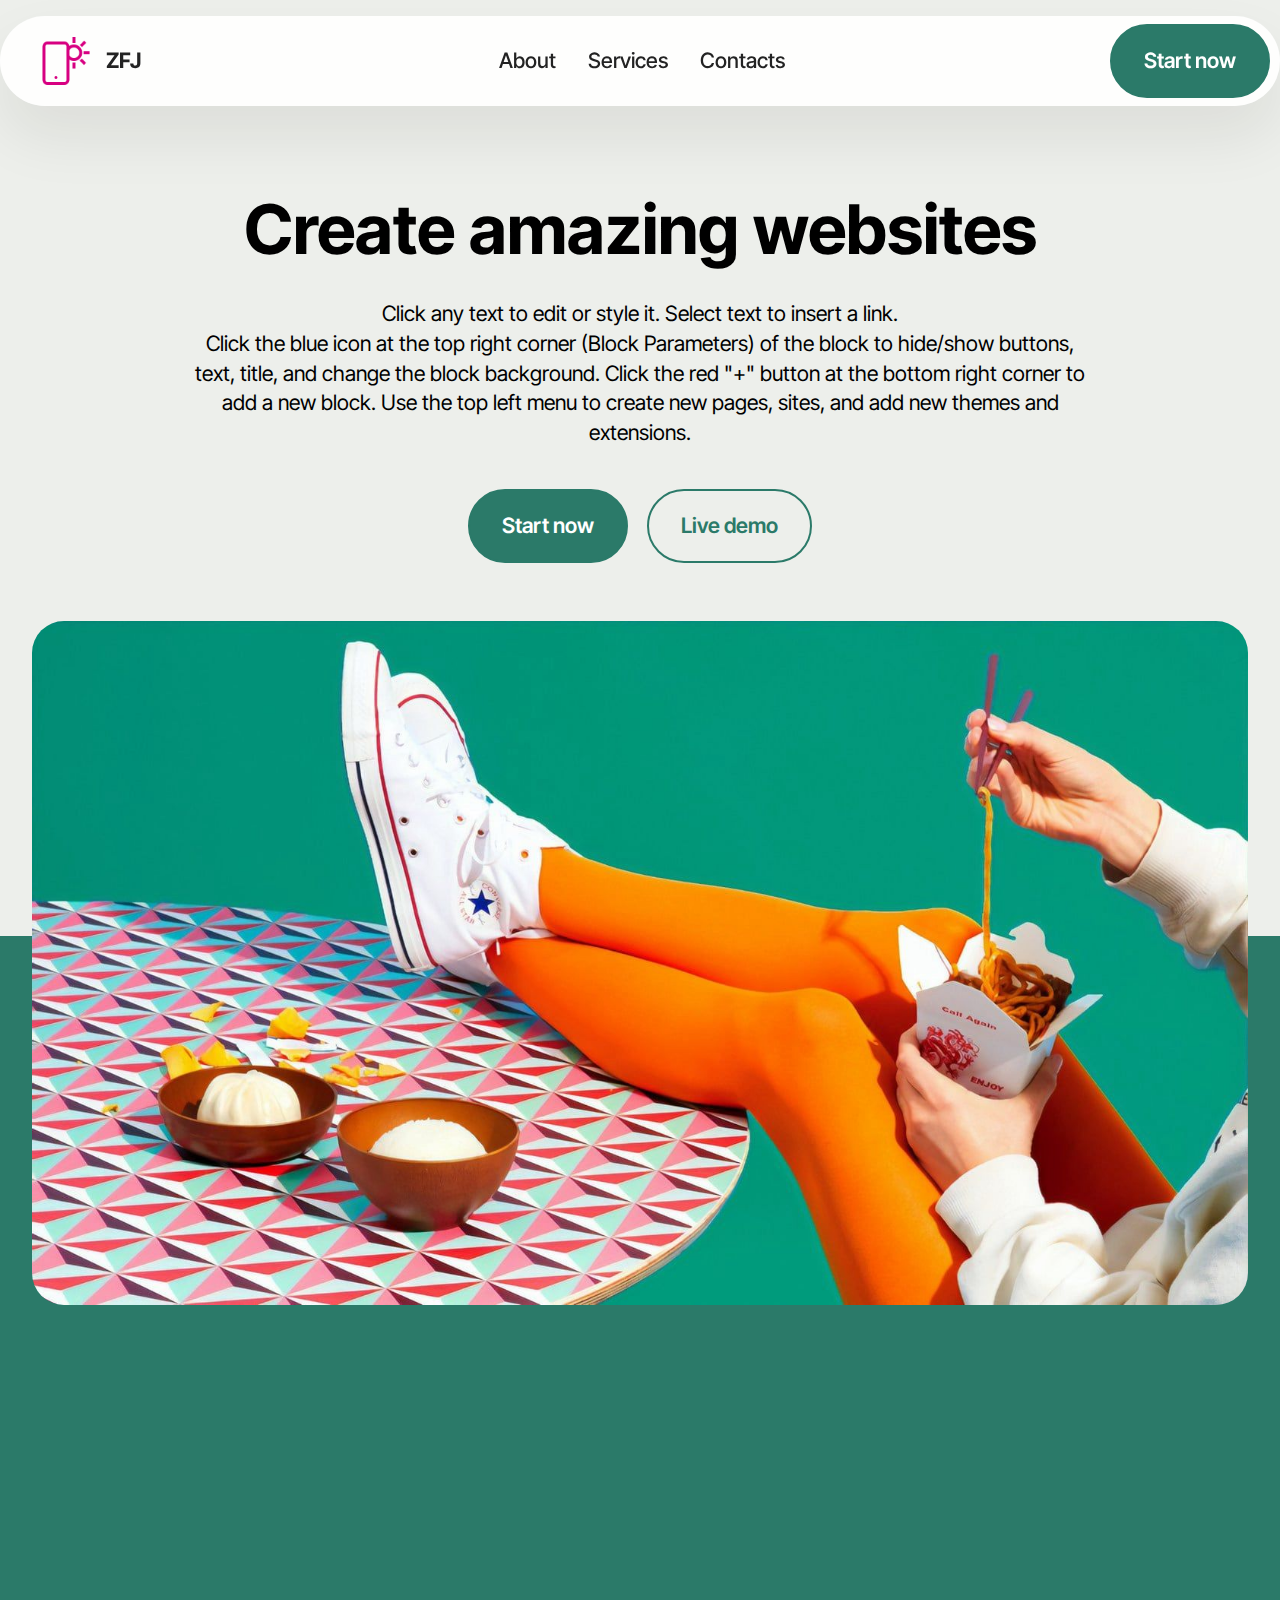
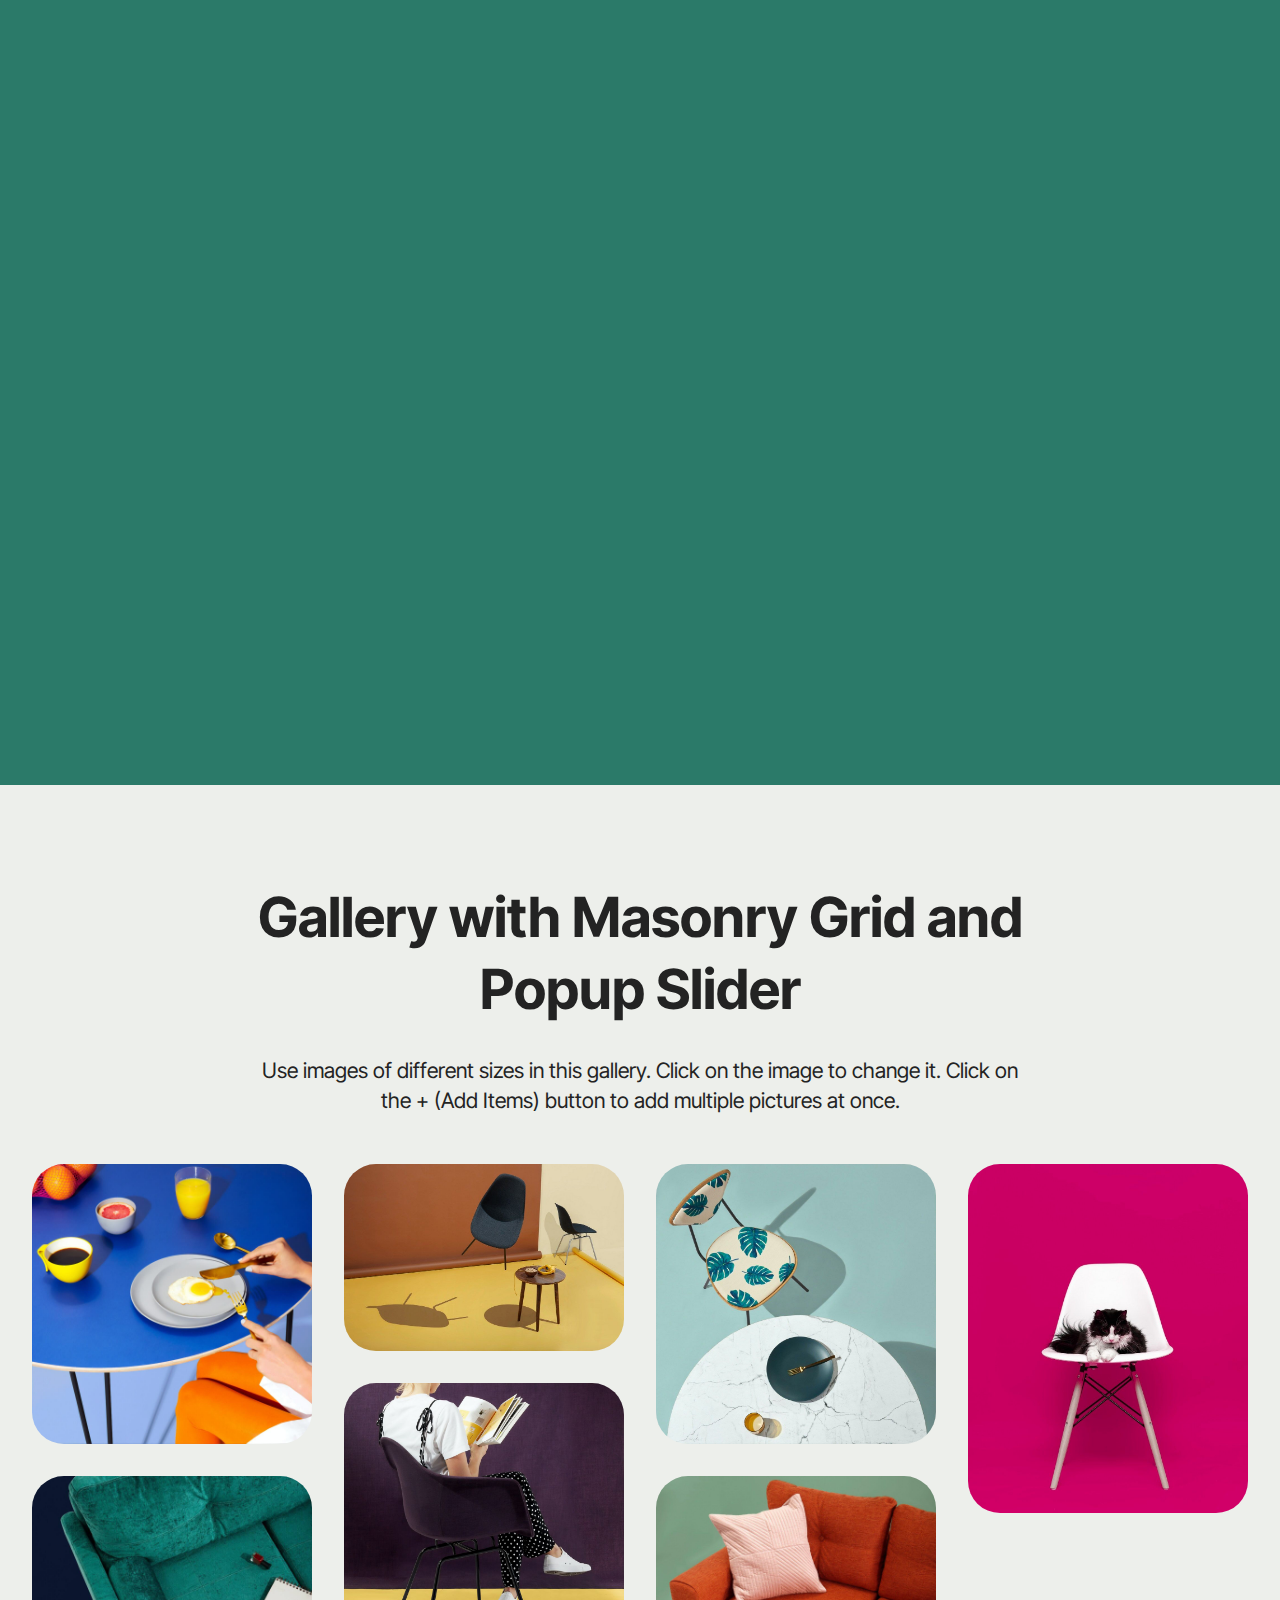
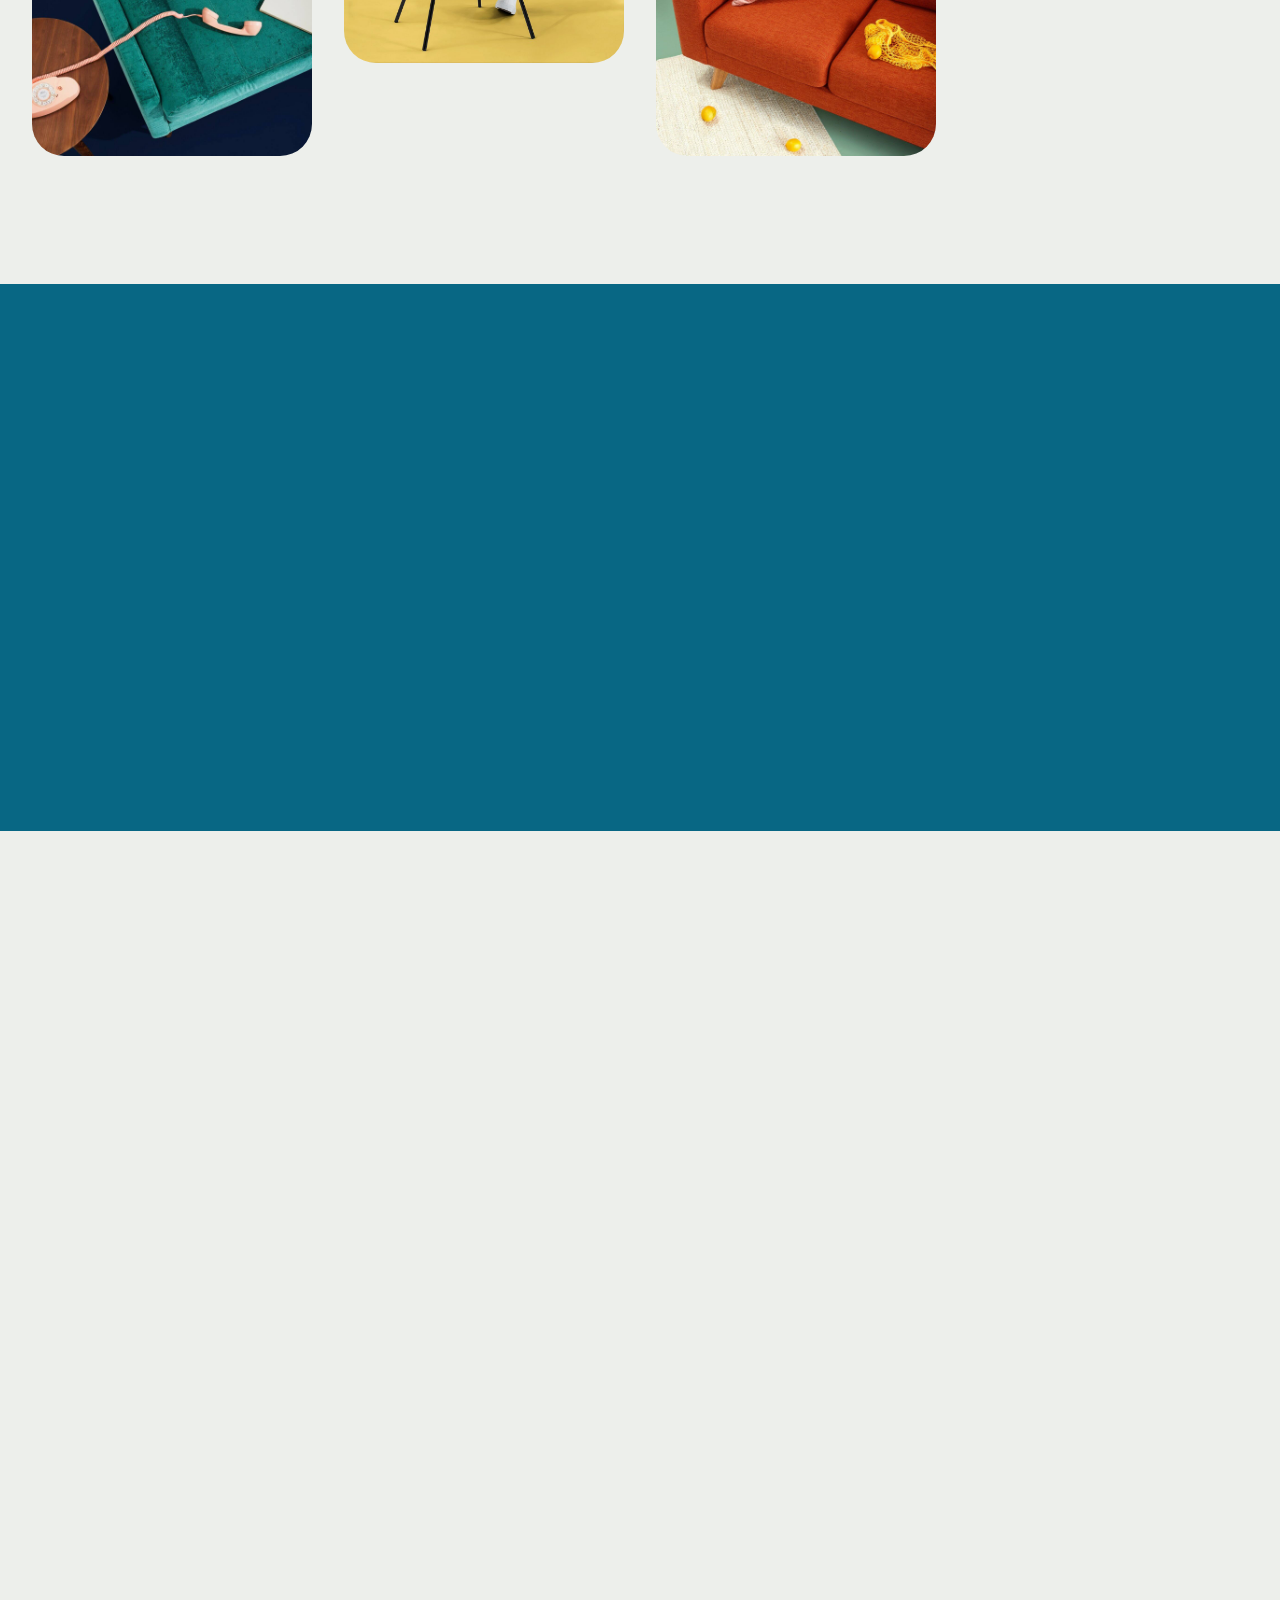
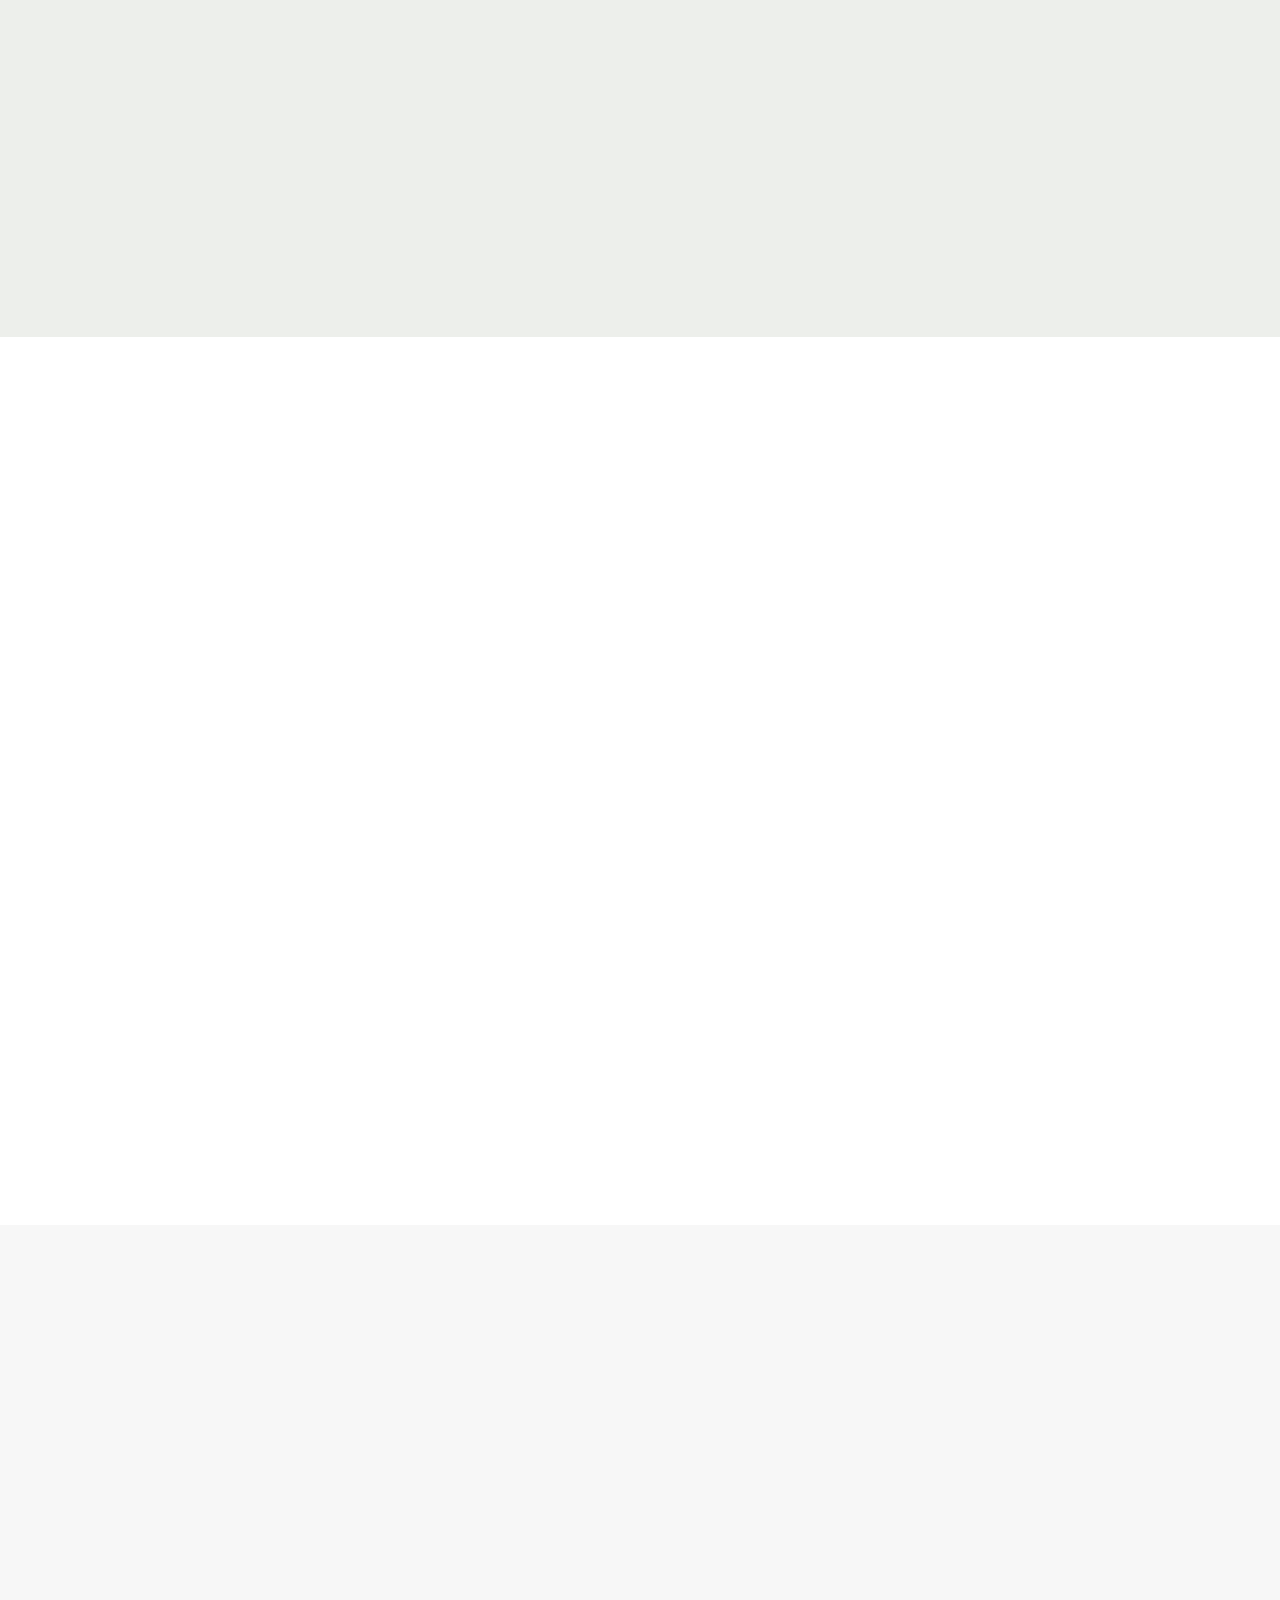
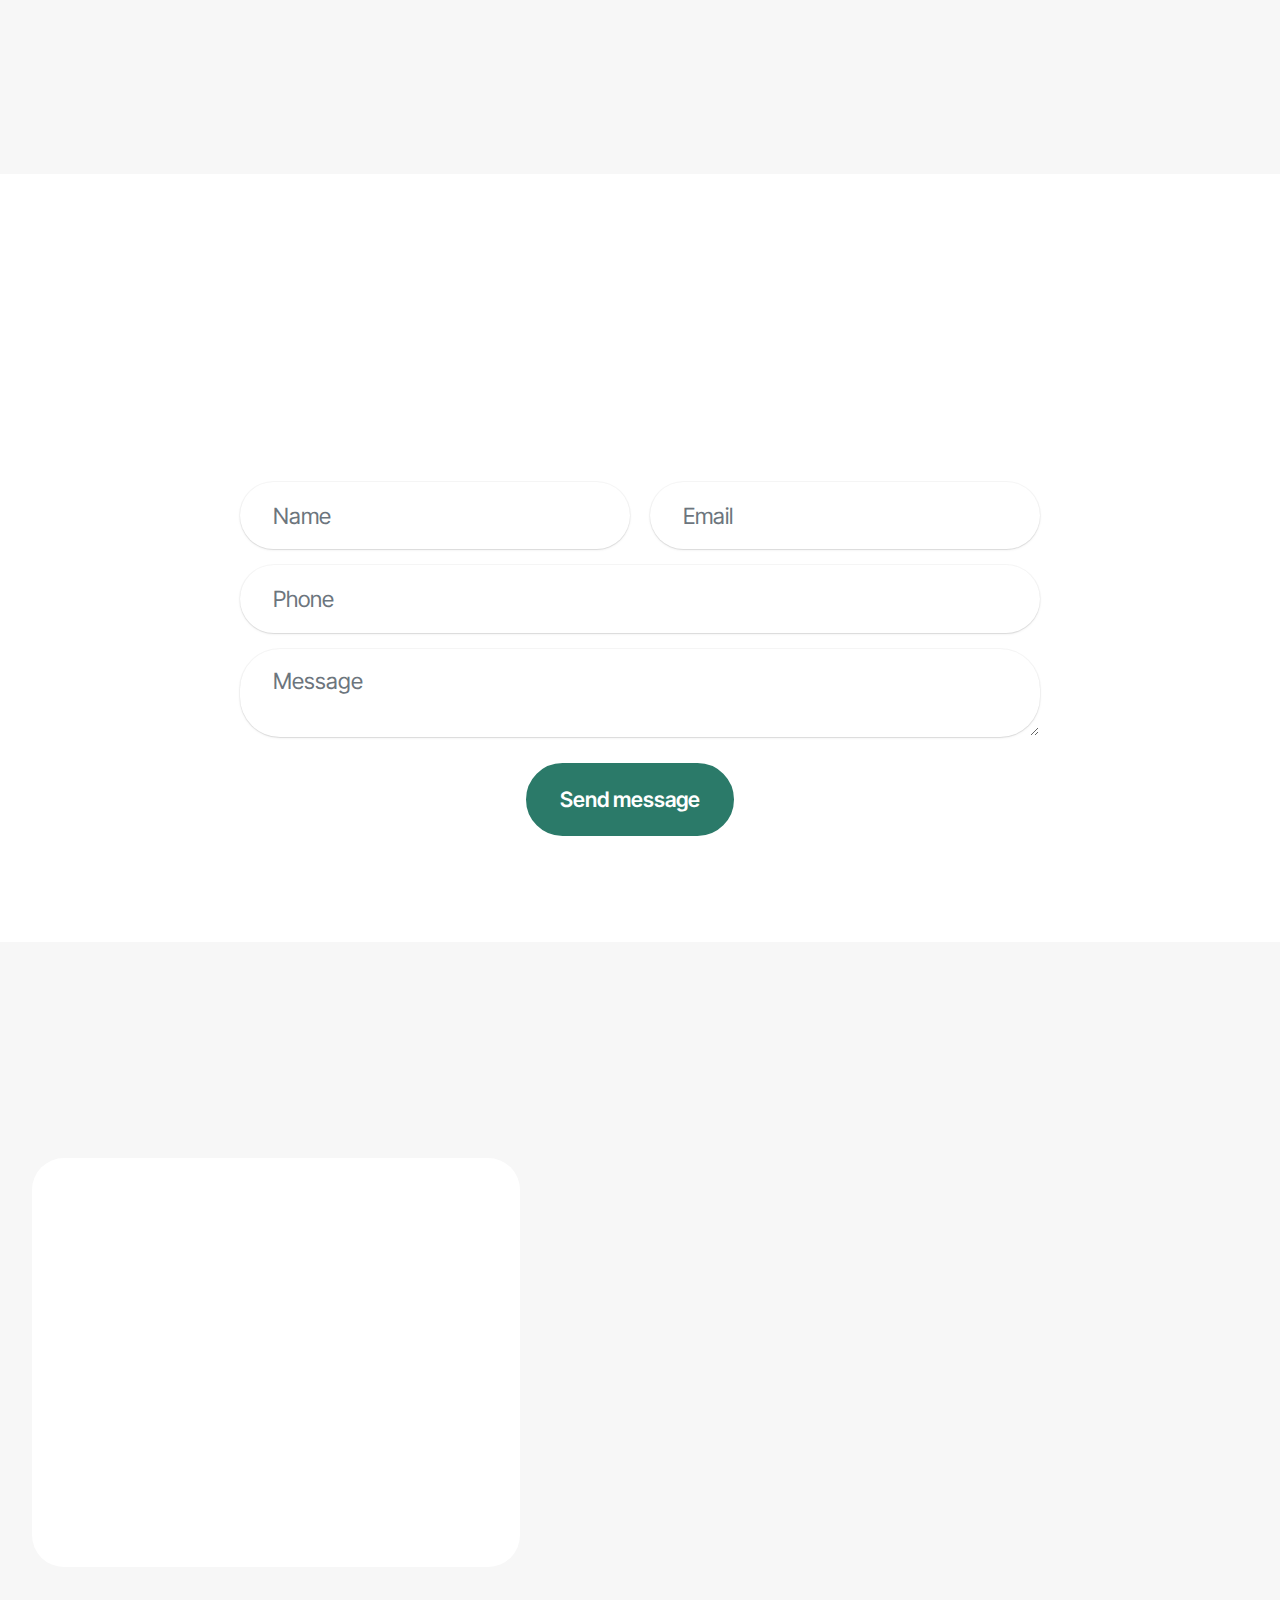
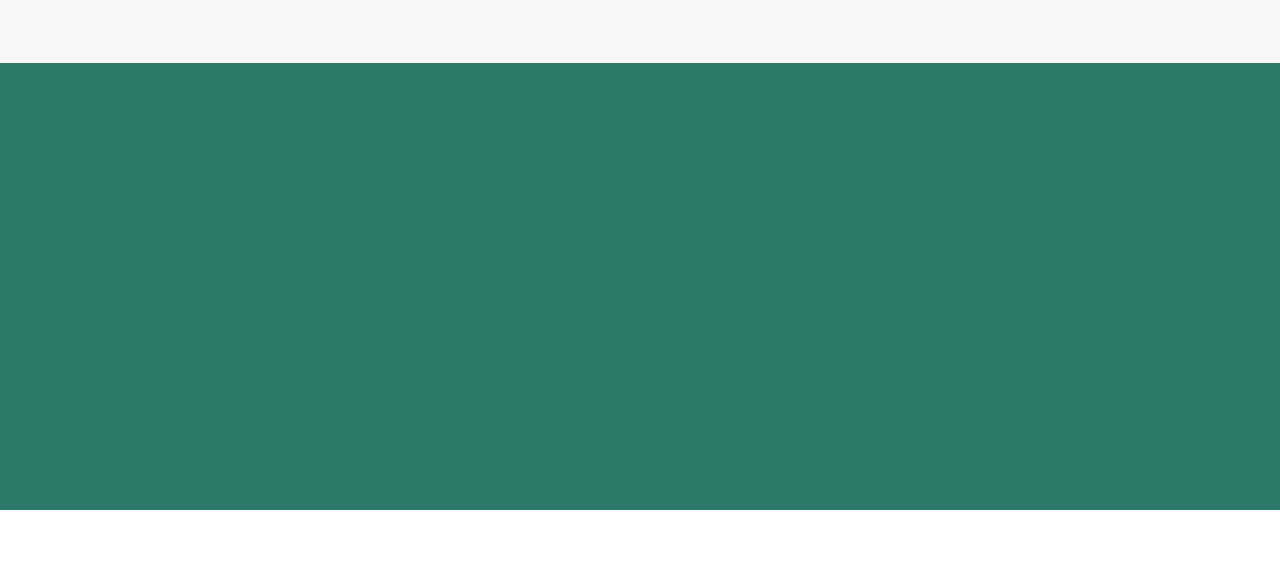
<file: index.html>
<!DOCTYPE html>
<html  >
<head>
  <!-- Site made with Mobirise Website Builder v6.0.5, https://mobirise.com -->
  <meta charset="UTF-8">
  <meta http-equiv="X-UA-Compatible" content="IE=edge">
  <meta name="generator" content="Mobirise v6.0.5, mobirise.com">
  <meta name="viewport" content="width=device-width, initial-scale=1, minimum-scale=1">
  <link rel="shortcut icon" href="assets/images/logo.png" type="image/x-icon">
  <meta name="description" content="">
  
  
  <title>Home</title>
  <link rel="stylesheet" href="assets/web/assets/mobirise-icons2/mobirise2.css">
  <link rel="stylesheet" href="assets/bootstrap/css/bootstrap.min.css">
  <link rel="stylesheet" href="assets/bootstrap/css/bootstrap-grid.min.css">
  <link rel="stylesheet" href="assets/bootstrap/css/bootstrap-reboot.min.css">
  <link rel="stylesheet" href="assets/animatecss/animate.css">
  <link rel="stylesheet" href="assets/dropdown/css/style.css">
  <link rel="stylesheet" href="assets/socicon/css/styles.css">
  <link rel="stylesheet" href="assets/theme/css/style.css">
  <link rel="stylesheet" href="assets/gallery/style.css">
  <link rel="preload" href="https://fonts.googleapis.com/css?family=Inter+Tight:100,200,300,400,500,600,700,800,900,100i,200i,300i,400i,500i,600i,700i,800i,900i&display=swap" as="style" onload="this.onload=null;this.rel='stylesheet'">
  <noscript><link rel="stylesheet" href="https://fonts.googleapis.com/css?family=Inter+Tight:100,200,300,400,500,600,700,800,900,100i,200i,300i,400i,500i,600i,700i,800i,900i&display=swap"></noscript>
  <link rel="preload" as="style" href="assets/mobirise/css/mbr-additional.css?v=Bkrbu0"><link rel="stylesheet" href="assets/mobirise/css/mbr-additional.css?v=Bkrbu0" type="text/css">

  
  
  
</head>
<body>
  
  <section data-bs-version="5.1" class="menu menu2 cid-tJS6tZXiPa" once="menu" id="menu02-0">
	

	<nav class="navbar navbar-dropdown navbar-fixed-top navbar-expand-lg">
		<div class="container">
			<div class="navbar-brand">
				<span class="navbar-logo">
					<a href="https://mobirise.com">
						<img src="assets/images/logo.png" alt="Mobirise Website Builder" style="height: 3rem;">
					</a>
				</span>
				<span class="navbar-caption-wrap"><a class="navbar-caption text-black text-primary display-4" href="index.html#header05-1">ZFJ</a></span>
			</div>
			<button class="navbar-toggler" type="button" data-toggle="collapse" data-bs-toggle="collapse" data-target="#navbarSupportedContent" data-bs-target="#navbarSupportedContent" aria-controls="navbarNavAltMarkup" aria-expanded="false" aria-label="Toggle navigation">
				<div class="hamburger">
					<span></span>
					<span></span>
					<span></span>
					<span></span>
				</div>
			</button>
			<div class="collapse navbar-collapse" id="navbarSupportedContent">
				<ul class="navbar-nav nav-dropdown" data-app-modern-menu="true"><li class="nav-item">
						<a class="nav-link link text-black text-primary display-4" href="index.html#header01-7">About</a>
					</li>
					<li class="nav-item">
						<a class="nav-link link text-black text-primary display-4" href="index.html#features04-w" aria-expanded="false">Services</a>
					</li>
					<li class="nav-item">
						<a class="nav-link link text-black text-primary display-4" href="index.html#contacts02-9">Contacts</a>
					</li></ul>
				
				<div class="navbar-buttons mbr-section-btn"><a class="btn btn-primary display-4" href="index.html#form02-6"> Start now</a></div>
			</div>
		</div>
	</nav>
</section>

<section data-bs-version="5.1" class="header5 cid-tJS6uM4N87" id="header05-1">
	

	
	
	<div class="topbg"></div>
	<div class="align-center container">
		<div class="row justify-content-center">
			<div class="col-md-12 col-lg-9">
				<h1 class="mbr-section-title mbr-fonts-style mb-4 display-1"><strong>Create amazing websites</strong></h1>
				<p class="mbr-text mbr-fonts-style mb-4 display-7">Click any text to edit or style it. Select text to insert a link.
<br>Click the blue icon at the top right corner (Block Parameters) of the block to hide/show buttons, text, title, and change the block background. Click the red "+" button at the bottom right corner to add a new block. Use the top left menu to create new pages, sites, and add new themes and extensions.</p>
				<div class="mbr-section-btn mt-3"><a class="btn btn-primary display-7" href="index.html#form02-6">Start now</a> <a class="btn btn-primary-outline display-7" href="index.html#gallery02-v">Live demo</a></div>
			</div>
		</div>
		<div class="row mt-5 justify-content-center">
			<div class="col-12 col-lg-12">
				<img src="assets/images/11.jpg" alt="Mobirise Website Builder" title="">
			</div>
		</div>
	</div>
</section>

<section data-bs-version="5.1" class="features4 cid-tMlEXTHLbS" id="features04-w">
	
	
	<div class="container">
		<div class="row justify-content-center">
			<div class="col-12 content-head">
				<div class="mbr-section-head mb-5">
					<h4 class="mbr-section-title mbr-fonts-style align-center mb-0 display-2"><strong>Our Services</strong></h4>
					<h5 class="mbr-section-subtitle mbr-fonts-style align-center mb-0 mt-4 display-7">Hover over pictures to add more cards or rearrange them with the Tools panel. Add multiple cards by selecting multiple images. You can set the number of columns in Block Parameters.</h5>
					
				</div>
			</div>
		</div>
		<div class="row">
			<div class="item features-image col-12 col-md-6 col-lg-4">
				<div class="item-wrapper">
					<div class="item-img">
						<img src="assets/images/gallery03.jpg" alt="Mobirise Website Builder">
					</div>
					<div class="item-content">
						<h5 class="item-title mbr-fonts-style display-5">
							<strong>Marketing</strong>
						</h5>
						
						<p class="mbr-text mbr-fonts-style display-7">
							Service Description. You can show/hide the title, subtitle, text, button in the Block Parameters
						</p>
						<div class="mbr-section-btn item-footer"><a href="" class="btn item-btn btn-primary display-7">Learn more</a></div>
					</div>

				</div>
			</div>
			<div class="item features-image col-12 col-md-6 col-lg-4">
				<div class="item-wrapper">
					<div class="item-img">
						<img src="assets/images/gallery05.jpg" alt="Mobirise Website Builder">
					</div>
					<div class="item-content">
						<h5 class="item-title mbr-fonts-style display-5">
							<strong>Promotion</strong>
						</h5>
						
						<p class="mbr-text mbr-fonts-style display-7">
							Service Description. You can show/hide the title, subtitle, text, button in the Block Parameters
						</p>
						<div class="mbr-section-btn item-footer"><a href="" class="btn item-btn btn-primary display-7">Learn more</a></div>
					</div>
				</div>
			</div>
			<div class="item features-image col-12 col-md-6 col-lg-4">
				<div class="item-wrapper">
					<div class="item-img">
						<img src="assets/images/gallery02.jpg" alt="Mobirise Website Builder">
					</div>
					<div class="item-content">
						<h5 class="item-title mbr-fonts-style display-5">
							<strong>Branding</strong>
						</h5>
						
						<p class="mbr-text mbr-fonts-style display-7">
							Service Description. You can show/hide the title, subtitle, text, button in the Block Parameters<br>
						</p>
						<div class="mbr-section-btn item-footer"><a href="" class="btn item-btn btn-primary display-7">Learn more</a></div>
					</div>
				</div>
			</div>
		</div>
	</div>
</section>

<section data-bs-version="5.1" class="gallery1 mbr-gallery cid-tMlDYtQ5fF" id="gallery02-v">
    

    
    

    <div class="container-fluid">
        <div class="row justify-content-center">
            <div class="col-12 content-head">
                <div class="mbr-section-head mb-5">
                    <h3 class="mbr-section-title mbr-fonts-style align-center m-0 display-2"><strong>Gallery with Masonry Grid and Popup Slider</strong></h3>
                    <h4 class="mbr-section-subtitle mbr-fonts-style align-center mb-0 mt-4 display-7">Use images of different sizes in this gallery. Click on the image to change it. Click on the + (Add Items) button to add multiple pictures at once.</h4>
                </div>
            </div>
        </div>
        <div class="row mbr-gallery mbr-masonry" data-masonry="{&quot;percentPosition&quot;: true }">
            <div class="col-12 col-md-6 col-lg-3 item gallery-image">
                <div class="item-wrapper" data-toggle="modal" data-bs-toggle="modal" data-target="#uMSFKk6lgi-modal" data-bs-target="#uMSFKk6lgi-modal">
                    <img class="w-100" src="assets/images/gallery03.jpg" alt="Mobirise Website Builder" data-slide-to="0" data-bs-slide-to="0" data-target="#lb-uMSFKk6lgi" data-bs-target="#lb-uMSFKk6lgi">
                    <div class="icon-wrapper">
                        <span class="mobi-mbri mobi-mbri-search mbr-iconfont mbr-iconfont-btn"></span>
                    </div>
                </div>
                
            </div>
            <div class="col-12 col-md-6 col-lg-3 item gallery-image">
                <div class="item-wrapper" data-toggle="modal" data-bs-toggle="modal" data-target="#uMSFKk6lgi-modal" data-bs-target="#uMSFKk6lgi-modal">
                    <img class="w-100" src="assets/images/gallery13.jpg" alt="Mobirise Website Builder" data-slide-to="1" data-bs-slide-to="1" data-target="#lb-uMSFKk6lgi" data-bs-target="#lb-uMSFKk6lgi">
                    <div class="icon-wrapper">
                        <span class="mobi-mbri mobi-mbri-search mbr-iconfont mbr-iconfont-btn"></span>
                    </div>
                </div>
                
            </div>
            <div class="col-12 col-md-6 col-lg-3 item gallery-image">
                <div class="item-wrapper" data-toggle="modal" data-bs-toggle="modal" data-target="#uMSFKk6lgi-modal" data-bs-target="#uMSFKk6lgi-modal">
                    <img class="w-100" src="assets/images/gallery10.jpg" alt="Mobirise Website Builder" data-slide-to="2" data-bs-slide-to="2" data-target="#lb-uMSFKk6lgi" data-bs-target="#lb-uMSFKk6lgi">
                    <div class="icon-wrapper">
                        <span class="mobi-mbri mobi-mbri-search mbr-iconfont mbr-iconfont-btn"></span>
                    </div>
                </div>
                
            </div>
            <div class="col-12 col-md-6 col-lg-3 item gallery-image">
                <div class="item-wrapper" data-toggle="modal" data-bs-toggle="modal" data-target="#uMSFKk6lgi-modal" data-bs-target="#uMSFKk6lgi-modal">
                    <img class="w-100" src="assets/images/gallery08.jpg" alt="Mobirise Website Builder" data-slide-to="3" data-bs-slide-to="3" data-target="#lb-uMSFKk6lgi" data-bs-target="#lb-uMSFKk6lgi">
                    <div class="icon-wrapper">
                        <span class="mobi-mbri mobi-mbri-search mbr-iconfont mbr-iconfont-btn"></span>
                    </div>
                </div>
                
            </div>
            <div class="col-12 col-md-6 col-lg-3 item gallery-image">
                <div class="item-wrapper" data-toggle="modal" data-bs-toggle="modal" data-target="#uMSFKk6lgi-modal" data-bs-target="#uMSFKk6lgi-modal">
                    <img class="w-100" src="assets/images/gallery06.jpg" alt="Mobirise Website Builder" data-slide-to="4" data-bs-slide-to="4" data-target="#lb-uMSFKk6lgi" data-bs-target="#lb-uMSFKk6lgi">
                    <div class="icon-wrapper">
                        <span class="mobi-mbri mobi-mbri-search mbr-iconfont mbr-iconfont-btn"></span>
                    </div>
                </div>
                
            </div>
            <div class="col-12 col-md-6 col-lg-3 item gallery-image">
                <div class="item-wrapper" data-toggle="modal" data-bs-toggle="modal" data-target="#uMSFKk6lgi-modal" data-bs-target="#uMSFKk6lgi-modal">
                    <img class="w-100" src="assets/images/gallery02.jpg" alt="Mobirise Website Builder" data-slide-to="5" data-bs-slide-to="5" data-target="#lb-uMSFKk6lgi" data-bs-target="#lb-uMSFKk6lgi">
                    <div class="icon-wrapper">
                        <span class="mobi-mbri mobi-mbri-search mbr-iconfont mbr-iconfont-btn"></span>
                    </div>
                </div>
                
            </div>
            <div class="col-12 col-md-6 col-lg-3 item gallery-image">
                <div class="item-wrapper" data-toggle="modal" data-bs-toggle="modal" data-target="#uMSFKk6lgi-modal" data-bs-target="#uMSFKk6lgi-modal">
                    <img class="w-100" src="assets/images/gallery01.jpg" alt="Mobirise Website Builder" data-slide-to="6" data-bs-slide-to="6" data-target="#lb-uMSFKk6lgi" data-bs-target="#lb-uMSFKk6lgi">
                    <div class="icon-wrapper">
                        <span class="mobi-mbri mobi-mbri-search mbr-iconfont mbr-iconfont-btn"></span>
                    </div>
                </div>
                
            </div>
        </div>

        <div class="modal mbr-slider" tabindex="-1" role="dialog" aria-hidden="true" id="uMSFKk6lgi-modal">
            <div class="modal-dialog" role="document">
                <div class="modal-content">
                    <div class="modal-body">
                        <div class="carousel slide" id="lb-uMSFKk6lgi" data-interval="5000" data-bs-interval="5000">
                            <div class="carousel-inner">
                                <div class="carousel-item active">
                                    <img class="d-block w-100" src="assets/images/gallery03.jpg" alt="Mobirise Website Builder">
                                </div>
                                <div class="carousel-item">
                                    <img class="d-block w-100" src="assets/images/gallery13.jpg" alt="Mobirise Website Builder">
                                </div>
                                <div class="carousel-item">
                                    <img class="d-block w-100" src="assets/images/gallery10.jpg" alt="Mobirise Website Builder">
                                </div>
                                <div class="carousel-item">
                                    <img class="d-block w-100" src="assets/images/gallery08.jpg" alt="Mobirise Website Builder">
                                </div>
                                <div class="carousel-item">
                                    <img class="d-block w-100" src="assets/images/gallery06.jpg" alt="Mobirise Website Builder">
                                </div>
                                <div class="carousel-item">
                                    <img class="d-block w-100" src="assets/images/gallery02.jpg" alt="Mobirise Website Builder">
                                </div>
                                <div class="carousel-item">
                                    <img class="d-block w-100" src="assets/images/gallery01.jpg" alt="Mobirise Website Builder">
                                </div>
                            </div>
                            <ol class="carousel-indicators">
                                <li data-slide-to="0" data-bs-slide-to="0" class="active" data-target="#lb-uMSFKk6lgi" data-bs-target="#lb-uMSFKk6lgi"></li>
                                <li data-slide-to="1" data-bs-slide-to="1" data-target="#lb-uMSFKk6lgi" data-bs-target="#lb-uMSFKk6lgi"></li>
                                <li data-slide-to="2" data-bs-slide-to="2" data-target="#lb-uMSFKk6lgi" data-bs-target="#lb-uMSFKk6lgi"></li>
                                <li data-slide-to="3" data-bs-slide-to="3" data-target="#lb-uMSFKk6lgi" data-bs-target="#lb-uMSFKk6lgi"></li>
                                <li data-slide-to="4" data-bs-slide-to="4" data-target="#lb-uMSFKk6lgi" data-bs-target="#lb-uMSFKk6lgi"></li>
                                <li data-slide-to="5" data-bs-slide-to="5" data-target="#lb-uMSFKk6lgi" data-bs-target="#lb-uMSFKk6lgi"></li>
                                <li data-slide-to="6" data-bs-slide-to="6" data-target="#lb-uMSFKk6lgi" data-bs-target="#lb-uMSFKk6lgi"></li>
                            </ol>
                            <a role="button" href="" class="close" data-dismiss="modal" data-bs-dismiss="modal" aria-label="Close">
                            </a>
                            <a class="carousel-control-prev carousel-control" role="button" data-slide="prev" data-bs-slide="prev" href="#lb-uMSFKk6lgi">
                                <span class="mobi-mbri mobi-mbri-arrow-prev" aria-hidden="true"></span>
                                <span class="sr-only visually-hidden">Previous</span>
                            </a>
                            <a class="carousel-control-next carousel-control" role="button" data-slide="next" data-bs-slide="next" href="#lb-uMSFKk6lgi">
                                <span class="mobi-mbri mobi-mbri-arrow-next" aria-hidden="true"></span>
                                <span class="sr-only visually-hidden">Next</span>
                            </a>
                        </div>
                    </div>
                </div>
            </div>
        </div>
    </div>
</section>

<section data-bs-version="5.1" class="header09 cid-tLAX5BnXkJ" id="header09-q">
	
	
	<div class="container">
		<div class="row">
			<div class="content-wrap col-12 col-md-8">
				<h1 class="mbr-section-title mbr-fonts-style mbr-white mb-4 display-1"><strong>Unlock boundless possibilities</strong></h1>
				
				<p class="mbr-fonts-style mbr-text mbr-white mb-4 display-7">
					Mobirise Free Website Maker is perfect for non-techies and great for pro-coders for fast prototyping and small customers' projects.
				</p>
				<div class="mbr-section-btn"><a class="btn btn-white-outline display-7" href="https://mobiri.se">Learn more</a></div>
			</div>
		</div>
	</div>
</section>

<section data-bs-version="5.1" class="header7 cid-tLeaLmEeFr" id="header07-h">
  

  
  
  
  <div class="align-center container">
    <div class="row justify-content-center">
      <div class="col-md-12 col-lg-9 mb-5">
        <h1 class="mbr-section-title mbr-fonts-style display-1"><strong>Block with video</strong>
        </h1>
        <p class="mbr-text mbr-fonts-style mt-4 display-7">
          Click on the media content to replace it. In some blocks, you can change media content via Block Parameters.
        </p>
        
      </div>
    </div>

    <div class="row justify-content-center">
      <div class="mbr-figure col-12 col-md-12"><iframe class="mbr-embedded-video" src="https://www.youtube.com/embed/sGpPgQeEyOc?rel=0&amp;amp;mute=1&amp;showinfo=0&amp;autoplay=1&amp;loop=1&amp;playlist=sGpPgQeEyOc" width="1280" height="720" frameborder="0" allowfullscreen></iframe></div>
    </div>
  </div>
</section>

<section data-bs-version="5.1" class="header1 cid-tJS9vXDdRK" id="header01-7">
	

	
	

	<div class="container">
		<div class="row justify-content-center">
			<div class="col-12 col-md-12 col-lg-7 image-wrapper">
				<img class="w-100" src="assets/images/gallery01.jpg" alt="Mobirise Website Builder">
			</div>
			<div class="col-12 col-lg col-md-12">
				<div class="text-wrapper align-left">
					<h1 class="mbr-section-title mbr-fonts-style mb-4 display-2"><strong>About us</strong></h1>
					<p class="mbr-text mbr-fonts-style mb-4 display-7">
						Most blocks can be used with various types of backgrounds: color, pictures, or videos. It can be set in Block Parameters.&nbsp;You can show/hide the title, subtitle, text, button in the Block Parameters (blue gear icon at the top right corner of the block).&nbsp;</p>
					<div class="mbr-section-btn mt-3"><a class="btn btn-primary display-7" href="https://mobiri.se">Start now</a></div>
				</div>
			</div>
		</div>
	</div>
</section>

<section data-bs-version="5.1" class="features15 cid-tLek7gQhG7" id="features015-m">
	

	
	
	<div class="container">
		<div class="mbr-section-head mb-5">
			<h4 class="mbr-section-title mbr-fonts-style align-center mb-0 display-2">
			  <strong>Why us?</strong></h4>
			
		  </div>
		<div class="row justify-content-center">
			<div class="item features-without-image col-12 col-lg-4">
				<div class="item-wrapper">
					<div class="img-wrapper">
						<img src="assets/images/shop1.jpg" alt="Mobirise Website Builder">
					</div>
					<div class="card-box">
						<h4 class="card-title mbr-fonts-style mb-3 display-5">
							<strong>Free</strong></h4>
						<h5 class="card-text mbr-fonts-style display-7">
							Mobirise is a free website builder. Mobirise is a free website builder. Mobirise is a free website builder.</h5>
					</div>
				</div>
			</div>
			<div class="item features-without-image col-12 col-lg-4">
				<div class="item-wrapper">
					<div class="img-wrapper">
						<img src="assets/images/shop2.jpg" alt="Mobirise Website Builder">
					</div>
					<div class="card-box">
						<h4 class="card-title mbr-fonts-style mb-3 display-5">
							<strong>Easy</strong></h4>
						<h5 class="card-text mbr-fonts-style display-7">
							Create landing pages with ease. Create landing pages with ease. Create landing pages with ease.<br><br></h5>
					</div>
				</div>
			</div>
			<div class="item features-without-image col-12 col-lg-4">
				<div class="item-wrapper">
					<div class="img-wrapper">
						<img src="assets/images/shop3.jpg" alt="Mobirise Website Builder">
					</div>
					<div class="card-box">
						<h4 class="card-title mbr-fonts-style mb-3 display-5">
							<strong>Beautiful</strong></h4>
						<h5 class="card-text mbr-fonts-style display-7">
							Build a website with Mobirise. Build a web page with Mobirise. Create a website with Mobirise.</h5>
					</div>
				</div>
			</div>
		</div>
	</div>
</section>

<section data-bs-version="5.1" class="form5 cid-tJS9pBcTSa" id="form02-6">
    
    
    <div class="container">
        <div class="mbr-section-head mb-5">
            <h3 class="mbr-section-title mbr-fonts-style align-center mb-0 display-2">
                <strong>Contact Form</strong></h3>
            <h4 class="mbr-section-subtitle mbr-fonts-style align-center mb-0 mt-4 display-7">To change your notification email, click on any form field below.
<div>The number of submissions is limited to 10 per day without the Form Builder.</div></h4>
        </div>
        <div class="row justify-content-center mt-4">
            <div class="col-lg-8 mx-auto mbr-form" data-form-type="formoid">
                <form action="https://mobirise.eu/" method="POST" class="mbr-form form-with-styler" data-form-title="Form Name"><input type="hidden" name="email" data-form-email="true" value="agY2524uQRMJ7JMfLSFS5jBefgTPXw9LXKcq4efijuMTSHpT48XJtxIyM7043v1nN9qAgdXtJxzosTykAlZg5GSQK6Cgp/FPBzOCTQxQ/sQ7i72Vyecmu6Bi5ZuobL3P">
                    <div class="row">
                        <div hidden="hidden" data-form-alert="" class="alert alert-success col-12">Thanks for filling out the form!</div>
                        <div hidden="hidden" data-form-alert-danger="" class="alert alert-danger col-12">
                            Oops...! some problem!
                        </div>
                    </div>
                    <div class="dragArea row">
                        <div class="col-md col-sm-12 form-group mb-3" data-for="name">
                            <input type="text" name="name" placeholder="Name" data-form-field="name" class="form-control" value="" id="name-form02-6">
                        </div>
                        <div class="col-md col-sm-12 form-group mb-3" data-for="email">
                            <input type="email" name="email" placeholder="Email" data-form-field="email" class="form-control" value="" id="email-form02-6">
                        </div>
                        <div class="col-12 form-group mb-3" data-for="phone">
                            <input type="tel" name="phone" placeholder="Phone" data-form-field="phone" class="form-control" value="" id="phone-form02-6">
                        </div>
                        <div class="col-12 form-group mb-3" data-for="textarea">
                            <textarea name="textarea" placeholder="Message" data-form-field="textarea" class="form-control" id="textarea-form02-6"></textarea>
                        </div>
                        <div class="col-lg-12 col-md-12 col-sm-12 align-center mbr-section-btn">
                            <button type="submit" class="btn btn-primary display-7">Send message</button>
                        </div>
                    </div>
                </form>
            </div>
        </div>
    </div>
</section>

<section data-bs-version="5.1" class="contacts2 map1 cid-tLdYHD757A" id="contacts02-9">

    

    
    <div class="container">
        <div class="mbr-section-head mb-5">
            <h3 class="mbr-section-title mbr-fonts-style align-center mb-0 display-2">
                <strong>Contacts</strong>
            </h3>
            
        </div>
        <div class="row justify-content-center mt-4">
            <div class="card col-12 col-md-5">
                <div class="card-wrapper">
                    <div class="text-wrapper">
                        <h5 class="cardTitle mbr-fonts-style mb-2 display-5">
                        <strong>Get in touch</strong></h5>
                    <ul class="list mbr-fonts-style display-7">
                        <li class="mbr-text item-wrap"><span style="font-size: 1.4rem;">Phone: </span><a href="tel:+12345678910" class="text-primary" style="font-size: 1.4rem;">0 (800) 123 45 67</a><br></li>
                        <li class="mbr-text item-wrap">WhatsApp: <a href="https://wa.me/12345678910" class="text-primary">0 (800) 123 45 67</a></li>
                        <li class="mbr-text item-wrap">Email: <a href="mailto:info@site.com" class="text-primary">info@site.com</a></li><li class="mbr-text item-wrap"><br></li>
                        <li class="mbr-text item-wrap">Address: </li><li class="mbr-text item-wrap">350 5th Ave, New York, NY 10118</li><li class="mbr-text item-wrap"><span style="font-size: 1.4rem;">Working hours:</span><br></li><li class="mbr-text item-wrap">9:00AM - 6:00PM</li>
                    </ul>
                    </div>
                </div>
            </div>
            <div class="map-wrapper col-12 col-md-7">
                <div class="google-map"><iframe frameborder="0" style="border:0" src="https://www.google.com/maps/embed?pb=!1m14!1m8!1m3!1d6045.3003145248895!2d-73.9884657!3d40.7477229!3m2!1i1024!2i768!4f13.1!3m3!1m2!1s0x89c259a9ac1f1b85%3A0x7e33d1c0e7af3be4!2zMzUwIDV0aCBBdmUsIE5ldyBZb3JrLCBOWSAxMDExOCwg0KHQqNCQ!5e0!3m2!1sru!2sru!4v1689597362021!5m2!1sen!2sen" allowfullscreen=""></iframe></div>
            </div>
        </div>
    </div>
</section>

<section data-bs-version="5.1" class="footer1 programm5 cid-tJS9NNcTLZ" once="footers" id="footer03-8">

        

    

    <div class="container">
        <div class="row">

            <div class="row-links mb-4">
                <ul class="header-menu">
                  
                  
                  
                  
                <li class="header-menu-item mbr-fonts-style display-5"><a href="index.html#header01-7" class="text-danger">About</a></li><li class="header-menu-item mbr-fonts-style display-5"><a href="index.html#features04-w" class="text-danger text-primary">Services</a></li><li class="header-menu-item mbr-fonts-style display-5"><a href="index.html#contacts02-9" class="text-danger">Contacts</a></li><li class="header-menu-item mbr-fonts-style display-5"><a href="index.html#gallery02-v" class="text-danger text-primary">Works</a></li></ul>
              </div>

            <div class="col-12">
                <div class="social-row">
                    <div class="soc-item">
                        <a href="https://mobiri.se/" target="_blank">
                            <span class="mbr-iconfont socicon socicon-facebook display-7"></span>
                        </a>
                    </div>
                    <div class="soc-item">
                        <a href="https://mobiri.se/" target="_blank">
                            <span class="mbr-iconfont socicon-twitter socicon"></span>
                        </a>
                    </div>
                    <div class="soc-item">
                        <a href="https://mobiri.se/" target="_blank">
                            <span class="mbr-iconfont socicon-instagram socicon"></span>
                        </a>
                    </div>
                    <div class="soc-item">
                        <a href="https://mobiri.se/" target="_blank">
                            <span class="mbr-iconfont socicon-tiktok socicon"></span>
                        </a>
                    </div>
                    <div class="soc-item">
                        <a href="https://mobiri.se/" target="_blank">
                            <span class="mbr-iconfont socicon-youtube socicon"></span>
                        </a>
                    </div>
                </div>
            </div>
            <div class="col-12 mt-5">
                <p class="mbr-fonts-style copyright display-7">
                    © Copyright 2030 Mobirise - All Rights Reserved
                </p>
            </div>
        </div>
    </div>
</section><section class="display-7" style="padding: 0;align-items: center;justify-content: center;flex-wrap: wrap;    align-content: center;display: flex;position: relative;height: 4rem;"><a href="https://mobiri.se/" style="flex: 1 1;height: 4rem;position: absolute;width: 100%;z-index: 1;"><img alt="" style="height: 4rem;" src="[data-uri]"></a><p style="margin: 0;text-align: center;" class="display-7">&#8204;</p><a style="z-index:1" href="https://mobirise.com/builder/ai-website-generator.html">AI Website Generator</a></section><script src="assets/bootstrap/js/bootstrap.bundle.min.js"></script>  <script src="assets/smoothscroll/smooth-scroll.js"></script>  <script src="assets/ytplayer/index.js"></script>  <script src="assets/dropdown/js/navbar-dropdown.js"></script>  <script src="assets/masonry/masonry.pkgd.min.js"></script>  <script src="assets/imagesloaded/imagesloaded.pkgd.min.js"></script>  <script src="assets/theme/js/script.js"></script>  <script src="assets/gallery/player.min.js"></script>  <script src="assets/gallery/script.js"></script>  <script src="assets/formoid/formoid.min.js"></script>  
  
  
  <input name="animation" type="hidden">
  </body>
</html>
</file>
<file: assets/web/assets/mobirise-icons2/mobirise2.css>
@font-face {
  font-family: 'Moririse2';
  font-display: swap;
  src:  url('mobirise2.eot?f2bix4');
  src:  url('mobirise2.eot?f2bix4#iefix') format('embedded-opentype'),
    url('mobirise2.ttf?f2bix4') format('truetype'),
    url('mobirise2.woff?f2bix4') format('woff'),
    url('mobirise2.svg?f2bix4#mobirise2') format('svg');
  font-weight: normal;
  font-style: normal;
}

[class^="mobi-"], [class*=" mobi-"] {
  /* use !important to prevent issues with browser extensions that change fonts */
  font-family: 'Moririse2' !important;
  speak: none;
  font-style: normal;
  font-weight: normal;
  font-variant: normal;
  text-transform: none;
  line-height: 1;

  /* Better Font Rendering =========== */
  -webkit-font-smoothing: antialiased;
  -moz-osx-font-smoothing: grayscale;
}

.mobi-mbri-add-submenu:before {
  content: "\e900";
}
.mobi-mbri-alert:before {
  content: "\e901";
}
.mobi-mbri-align-center:before {
  content: "\e902";
}
.mobi-mbri-align-justify:before {
  content: "\e903";
}
.mobi-mbri-align-left:before {
  content: "\e904";
}
.mobi-mbri-align-right:before {
  content: "\e905";
}
.mobi-mbri-android:before {
  content: "\e906";
}
.mobi-mbri-apple:before {
  content: "\e907";
}
.mobi-mbri-arrow-down:before {
  content: "\e908";
}
.mobi-mbri-arrow-next:before {
  content: "\e909";
}
.mobi-mbri-arrow-prev:before {
  content: "\e90a";
}
.mobi-mbri-arrow-up:before {
  content: "\e90b";
}
.mobi-mbri-bold:before {
  content: "\e90c";
}
.mobi-mbri-bookmark:before {
  content: "\e90d";
}
.mobi-mbri-bootstrap:before {
  content: "\e90e";
}
.mobi-mbri-briefcase:before {
  content: "\e90f";
}
.mobi-mbri-browse:before {
  content: "\e910";
}
.mobi-mbri-bulleted-list:before {
  content: "\e911";
}
.mobi-mbri-calendar:before {
  content: "\e912";
}
.mobi-mbri-camera:before {
  content: "\e913";
}
.mobi-mbri-cart-add:before {
  content: "\e914";
}
.mobi-mbri-cart-full:before {
  content: "\e915";
}
.mobi-mbri-cash:before {
  content: "\e916";
}
.mobi-mbri-change-style:before {
  content: "\e917";
}
.mobi-mbri-chat:before {
  content: "\e918";
}
.mobi-mbri-clock:before {
  content: "\e919";
}
.mobi-mbri-close:before {
  content: "\e91a";
}
.mobi-mbri-cloud:before {
  content: "\e91b";
}
.mobi-mbri-code:before {
  content: "\e91c";
}
.mobi-mbri-contact-form:before {
  content: "\e91d";
}
.mobi-mbri-credit-card:before {
  content: "\e91e";
}
.mobi-mbri-cursor-click:before {
  content: "\e91f";
}
.mobi-mbri-cust-feedback:before {
  content: "\e920";
}
.mobi-mbri-database:before {
  content: "\e921";
}
.mobi-mbri-delivery:before {
  content: "\e922";
}
.mobi-mbri-desktop:before {
  content: "\e923";
}
.mobi-mbri-devices:before {
  content: "\e924";
}
.mobi-mbri-down:before {
  content: "\e925";
}
.mobi-mbri-download-2:before {
  content: "\e926";
}
.mobi-mbri-download:before {
  content: "\e927";
}
.mobi-mbri-drag-n-drop-2:before {
  content: "\e928";
}
.mobi-mbri-drag-n-drop:before {
  content: "\e929";
}
.mobi-mbri-edit-2:before {
  content: "\e92a";
}
.mobi-mbri-edit:before {
  content: "\e92b";
}
.mobi-mbri-error:before {
  content: "\e92c";
}
.mobi-mbri-extension:before {
  content: "\e92d";
}
.mobi-mbri-features:before {
  content: "\e92e";
}
.mobi-mbri-file:before {
  content: "\e92f";
}
.mobi-mbri-flag:before {
  content: "\e930";
}
.mobi-mbri-folder:before {
  content: "\e931";
}
.mobi-mbri-gift:before {
  content: "\e932";
}
.mobi-mbri-github:before {
  content: "\e933";
}
.mobi-mbri-globe-2:before {
  content: "\e934";
}
.mobi-mbri-globe:before {
  content: "\e935";
}
.mobi-mbri-growing-chart:before {
  content: "\e936";
}
.mobi-mbri-hearth:before {
  content: "\e937";
}
.mobi-mbri-help:before {
  content: "\e938";
}
.mobi-mbri-home:before {
  content: "\e939";
}
.mobi-mbri-hot-cup:before {
  content: "\e93a";
}
.mobi-mbri-idea:before {
  content: "\e93b";
}
.mobi-mbri-image-gallery:before {
  content: "\e93c";
}
.mobi-mbri-image-slider:before {
  content: "\e93d";
}
.mobi-mbri-info:before {
  content: "\e93e";
}
.mobi-mbri-italic:before {
  content: "\e93f";
}
.mobi-mbri-key:before {
  content: "\e940";
}
.mobi-mbri-laptop:before {
  content: "\e941";
}
.mobi-mbri-layers:before {
  content: "\e942";
}
.mobi-mbri-left-right:before {
  content: "\e943";
}
.mobi-mbri-left:before {
  content: "\e944";
}
.mobi-mbri-letter:before {
  content: "\e945";
}
.mobi-mbri-like:before {
  content: "\e946";
}
.mobi-mbri-link:before {
  content: "\e947";
}
.mobi-mbri-lock:before {
  content: "\e948";
}
.mobi-mbri-login:before {
  content: "\e949";
}
.mobi-mbri-logout:before {
  content: "\e94a";
}
.mobi-mbri-magic-stick:before {
  content: "\e94b";
}
.mobi-mbri-map-pin:before {
  content: "\e94c";
}
.mobi-mbri-menu:before {
  content: "\e94d";
}
.mobi-mbri-mobile-2:before {
  content: "\e94e";
}
.mobi-mbri-mobile-horizontal:before {
  content: "\e94f";
}
.mobi-mbri-mobile:before {
  content: "\e950";
}
.mobi-mbri-mobirise:before {
  content: "\e951";
}
.mobi-mbri-more-horizontal:before {
  content: "\e952";
}
.mobi-mbri-more-vertical:before {
  content: "\e953";
}
.mobi-mbri-music:before {
  content: "\e954";
}
.mobi-mbri-new-file:before {
  content: "\e955";
}
.mobi-mbri-numbered-list:before {
  content: "\e956";
}
.mobi-mbri-opened-folder:before {
  content: "\e957";
}
.mobi-mbri-pages:before {
  content: "\e958";
}
.mobi-mbri-paper-plane:before {
  content: "\e959";
}
.mobi-mbri-paperclip:before {
  content: "\e95a";
}
.mobi-mbri-phone:before {
  content: "\e95b";
}
.mobi-mbri-photo:before {
  content: "\e95c";
}
.mobi-mbri-photos:before {
  content: "\e95d";
}
.mobi-mbri-pin:before {
  content: "\e95e";
}
.mobi-mbri-play:before {
  content: "\e95f";
}
.mobi-mbri-plus:before {
  content: "\e960";
}
.mobi-mbri-preview:before {
  content: "\e961";
}
.mobi-mbri-print:before {
  content: "\e962";
}
.mobi-mbri-protect:before {
  content: "\e963";
}
.mobi-mbri-question:before {
  content: "\e964";
}
.mobi-mbri-quote-left:before {
  content: "\e965";
}
.mobi-mbri-quote-right:before {
  content: "\e966";
}
.mobi-mbri-redo:before {
  content: "\e967";
}
.mobi-mbri-refresh:before {
  content: "\e968";
}
.mobi-mbri-responsive-2:before {
  content: "\e969";
}
.mobi-mbri-responsive:before {
  content: "\e96a";
}
.mobi-mbri-right:before {
  content: "\e96b";
}
.mobi-mbri-rocket:before {
  content: "\e96c";
}
.mobi-mbri-sad-face:before {
  content: "\e96d";
}
.mobi-mbri-sale:before {
  content: "\e96e";
}
.mobi-mbri-save:before {
  content: "\e96f";
}
.mobi-mbri-search:before {
  content: "\e970";
}
.mobi-mbri-setting-2:before {
  content: "\e971";
}
.mobi-mbri-setting-3:before {
  content: "\e972";
}
.mobi-mbri-setting:before {
  content: "\e973";
}
.mobi-mbri-share:before {
  content: "\e974";
}
.mobi-mbri-shopping-bag:before {
  content: "\e975";
}
.mobi-mbri-shopping-basket:before {
  content: "\e976";
}
.mobi-mbri-shopping-cart:before {
  content: "\e977";
}
.mobi-mbri-sites:before {
  content: "\e978";
}
.mobi-mbri-smile-face:before {
  content: "\e979";
}
.mobi-mbri-speed:before {
  content: "\e97a";
}
.mobi-mbri-star:before {
  content: "\e97b";
}
.mobi-mbri-success:before {
  content: "\e97c";
}
.mobi-mbri-sun:before {
  content: "\e97d";
}
.mobi-mbri-sun2:before {
  content: "\e97e";
}
.mobi-mbri-tablet-vertical:before {
  content: "\e97f";
}
.mobi-mbri-tablet:before {
  content: "\e980";
}
.mobi-mbri-target:before {
  content: "\e981";
}
.mobi-mbri-timer:before {
  content: "\e982";
}
.mobi-mbri-to-ftp:before {
  content: "\e983";
}
.mobi-mbri-to-local-drive:before {
  content: "\e984";
}
.mobi-mbri-touch-swipe:before {
  content: "\e985";
}
.mobi-mbri-touch:before {
  content: "\e986";
}
.mobi-mbri-trash:before {
  content: "\e987";
}
.mobi-mbri-underline:before {
  content: "\e988";
}
.mobi-mbri-undo:before {
  content: "\e989";
}
.mobi-mbri-unlink:before {
  content: "\e98a";
}
.mobi-mbri-unlock:before {
  content: "\e98b";
}
.mobi-mbri-up-down:before {
  content: "\e98c";
}
.mobi-mbri-up:before {
  content: "\e98d";
}
.mobi-mbri-update:before {
  content: "\e98e";
}
.mobi-mbri-upload-2:before {
  content: "\e98f";
}
.mobi-mbri-upload:before {
  content: "\e990";
}
.mobi-mbri-user-2:before {
  content: "\e991";
}
.mobi-mbri-user:before {
  content: "\e992";
}
.mobi-mbri-users:before {
  content: "\e993";
}
.mobi-mbri-video-play:before {
  content: "\e994";
}
.mobi-mbri-video:before {
  content: "\e995";
}
.mobi-mbri-watch:before {
  content: "\e996";
}
.mobi-mbri-website-theme-2:before {
  content: "\e997";
}
.mobi-mbri-website-theme:before {
  content: "\e998";
}
.mobi-mbri-wifi:before {
  content: "\e999";
}
.mobi-mbri-windows:before {
  content: "\e99a";
}
.mobi-mbri-zoom-in:before {
  content: "\e99b";
}
.mobi-mbri-zoom-out:before {
  content: "\e99c";
}
</file>
<file: assets/dropdown/css/style.css>
.navbar-dropdown {
  left: 0;
  padding: 0;
  position: absolute;
  right: 0;
  top: 0;
  transition: all 0.45s ease;
  z-index: 1030;
  background: #282828; }
  .navbar-dropdown .navbar-logo {
    margin-right: 0.8rem;
    transition: margin 0.3s ease-in-out;
    vertical-align: middle; }
    .navbar-dropdown .navbar-logo img {
      height: 3.125rem;
      transition: all 0.3s ease-in-out; }
    .navbar-dropdown .navbar-logo.mbr-iconfont {
      font-size: 3.125rem;
      line-height: 3.125rem; }
  .navbar-dropdown .navbar-caption {
    font-weight: 700;
    white-space: normal;
    vertical-align: -4px;
    line-height: 3.125rem !important; }
    .navbar-dropdown .navbar-caption, .navbar-dropdown .navbar-caption:hover {
      color: inherit;
      text-decoration: none; }
  .navbar-dropdown .mbr-iconfont + .navbar-caption {
    vertical-align: -1px; }
  .navbar-dropdown.navbar-fixed-top {
    position: fixed; }
  .navbar-dropdown .navbar-brand span {
    vertical-align: -4px; }
  .navbar-dropdown.bg-color.transparent {
    background: none; }
  .navbar-dropdown.navbar-short .navbar-brand {
    padding: 0.625rem 0; }
    .navbar-dropdown.navbar-short .navbar-brand span {
      vertical-align: -1px; }
  .navbar-dropdown.navbar-short .navbar-caption {
    line-height: 2.375rem !important;
    vertical-align: -2px; }
  .navbar-dropdown.navbar-short .navbar-logo {
    margin-right: 0.5rem; }
    .navbar-dropdown.navbar-short .navbar-logo img {
      height: 2.375rem; }
    .navbar-dropdown.navbar-short .navbar-logo.mbr-iconfont {
      font-size: 2.375rem;
      line-height: 2.375rem; }
  .navbar-dropdown.navbar-short .mbr-table-cell {
    height: 3.625rem; }
  .navbar-dropdown .navbar-close {
    left: 0.6875rem;
    position: fixed;
    top: 0.75rem;
    z-index: 1000; }
  .navbar-dropdown .hamburger-icon {
    content: "";
    display: inline-block;
    vertical-align: middle;
    width: 16px;
    -webkit-box-shadow: 0 -6px 0 1px #282828,0 0 0 1px #282828,0 6px 0 1px #282828;
    -moz-box-shadow: 0 -6px 0 1px #282828,0 0 0 1px #282828,0 6px 0 1px #282828;
    box-shadow: 0 -6px 0 1px #282828,0 0 0 1px #282828,0 6px 0 1px #282828; }

.dropdown-menu .dropdown-toggle[data-toggle="dropdown-submenu"]::after {
  border-bottom: 0.35em solid transparent;
  border-left: 0.35em solid;
  border-right: 0;
  border-top: 0.35em solid transparent;
  margin-left: 0.3rem; }

.dropdown-menu .dropdown-item:focus {
  outline: 0; }

.nav-dropdown {
  font-size: 0.75rem;
  font-weight: 500;
  height: auto !important; }
  .nav-dropdown .nav-btn {
    padding-left: 1rem; }
  .nav-dropdown .link {
    margin: .667em 1.667em;
    font-weight: 500;
    padding: 0;
    transition: color .2s ease-in-out; }
    .nav-dropdown .link.dropdown-toggle {
      margin-right: 2.583em; }
      .nav-dropdown .link.dropdown-toggle::after {
        margin-left: .25rem;
        border-top: 0.35em solid;
        border-right: 0.35em solid transparent;
        border-left: 0.35em solid transparent;
        border-bottom: 0; }
      .nav-dropdown .link.dropdown-toggle[aria-expanded="true"] {
        margin: 0;
        padding: 0.667em 3.263em  0.667em 1.667em; }
  .nav-dropdown .link::after,
  .nav-dropdown .dropdown-item::after {
    color: inherit; }
  .nav-dropdown .btn {
    font-size: 0.75rem;
    font-weight: 700;
    letter-spacing: 0;
    margin-bottom: 0;
    padding-left: 1.25rem;
    padding-right: 1.25rem; }
  .nav-dropdown .dropdown-menu {
    border-radius: 0;
    border: 0;
    left: 0;
    margin: 0;
    padding-bottom: 1.25rem;
    padding-top: 1.25rem;
    position: relative; }
  .nav-dropdown .dropdown-submenu {
    margin-left: 0.125rem;
    top: 0; }
  .nav-dropdown .dropdown-item {
    font-weight: 500;
    line-height: 2;
    padding: 0.3846em 4.615em 0.3846em 1.5385em;
    position: relative;
    transition: color .2s ease-in-out, background-color .2s ease-in-out; }
    .nav-dropdown .dropdown-item::after {
      margin-top: -0.3077em;
      position: absolute;
      right: 1.1538em;
      top: 50%; }
    .nav-dropdown .dropdown-item:focus, .nav-dropdown .dropdown-item:hover {
      background: none; }

@media (max-width: 767px) {
  .nav-dropdown.navbar-toggleable-sm {
    bottom: 0;
    display: none;
    left: 0;
    overflow-x: hidden;
    position: fixed;
    top: 0;
    transform: translateX(-100%);
    -ms-transform: translateX(-100%);
    -webkit-transform: translateX(-100%);
    width: 18.75rem;
    z-index: 999; } }
.nav-dropdown.navbar-toggleable-xl {
  bottom: 0;
  display: none;
  left: 0;
  overflow-x: hidden;
  position: fixed;
  top: 0;
  transform: translateX(-100%);
  -ms-transform: translateX(-100%);
  -webkit-transform: translateX(-100%);
  width: 18.75rem;
  z-index: 999; }

.nav-dropdown-sm {
  display: block !important;
  overflow-x: hidden;
  overflow: auto;
  padding-top: 3.875rem; }
  .nav-dropdown-sm::after {
    content: "";
    display: block;
    height: 3rem;
    width: 100%; }
  .nav-dropdown-sm.collapse.in ~ .navbar-close {
    display: block !important; }
  .nav-dropdown-sm.collapsing, .nav-dropdown-sm.collapse.in {
    transform: translateX(0);
    -ms-transform: translateX(0);
    -webkit-transform: translateX(0);
    transition: all 0.25s ease-out;
    -webkit-transition: all 0.25s ease-out;
    background: #282828; }
  .nav-dropdown-sm.collapsing[aria-expanded="false"] {
    transform: translateX(-100%);
    -ms-transform: translateX(-100%);
    -webkit-transform: translateX(-100%); }
  .nav-dropdown-sm .nav-item {
    display: block;
    margin-left: 0 !important;
    padding-left: 0; }
  .nav-dropdown-sm .link,
  .nav-dropdown-sm .dropdown-item {
    border-top: 1px dotted rgba(255, 255, 255, 0.1);
    font-size: 0.8125rem;
    line-height: 1.6;
    margin: 0 !important;
    padding: 0.875rem 2.4rem 0.875rem 1.5625rem !important;
    position: relative;
    white-space: normal; }
    .nav-dropdown-sm .link:focus, .nav-dropdown-sm .link:hover,
    .nav-dropdown-sm .dropdown-item:focus,
    .nav-dropdown-sm .dropdown-item:hover {
      background: rgba(0, 0, 0, 0.2) !important;
      color: #c0a375; }
  .nav-dropdown-sm .nav-btn {
    position: relative;
    padding: 1.5625rem 1.5625rem 0 1.5625rem; }
    .nav-dropdown-sm .nav-btn::before {
      border-top: 1px dotted rgba(255, 255, 255, 0.1);
      content: "";
      left: 0;
      position: absolute;
      top: 0;
      width: 100%; }
    .nav-dropdown-sm .nav-btn + .nav-btn {
      padding-top: 0.625rem; }
      .nav-dropdown-sm .nav-btn + .nav-btn::before {
        display: none; }
  .nav-dropdown-sm .btn {
    padding: 0.625rem 0; }
  .nav-dropdown-sm .dropdown-toggle[data-toggle="dropdown-submenu"]::after {
    margin-left: .25rem;
    border-top: 0.35em solid;
    border-right: 0.35em solid transparent;
    border-left: 0.35em solid transparent;
    border-bottom: 0; }
  .nav-dropdown-sm .dropdown-toggle[data-toggle="dropdown-submenu"][aria-expanded="true"]::after {
    border-top: 0;
    border-right: 0.35em solid transparent;
    border-left: 0.35em solid transparent;
    border-bottom: 0.35em solid; }
  .nav-dropdown-sm .dropdown-menu {
    margin: 0;
    padding: 0;
    position: relative;
    top: 0;
    left: 0;
    width: 100%;
    border: 0;
    float: none;
    border-radius: 0;
    background: none; }
  .nav-dropdown-sm .dropdown-submenu {
    left: 100%;
    margin-left: 0.125rem;
    margin-top: -1.25rem;
    top: 0; }

.navbar-toggleable-sm .nav-dropdown .dropdown-menu {
  position: absolute; }

.navbar-toggleable-sm .nav-dropdown .dropdown-submenu {
  left: 100%;
  margin-left: 0.125rem;
  margin-top: -1.25rem;
  top: 0; }

.navbar-toggleable-sm.opened .nav-dropdown .dropdown-menu {
  position: relative; }

.navbar-toggleable-sm.opened .nav-dropdown .dropdown-submenu {
  left: 0;
  margin-left: 00rem;
  margin-top: 0rem;
  top: 0; }

.is-builder .nav-dropdown.collapsing {
  transition: none !important; }
</file>
<file: assets/socicon/css/styles.css>
@charset "UTF-8";

@font-face {
  font-family: 'Socicon';
  src:  url('../fonts/socicon.eot');
  src:  url('../fonts/socicon.eot?#iefix') format('embedded-opentype'),
    url('../fonts/socicon.woff2') format('woff2'),
    url('../fonts/socicon.ttf') format('truetype'),
    url('../fonts/socicon.woff') format('woff'),
    url('../fonts/socicon.svg#socicon') format('svg');
  font-weight: normal;
  font-style: normal;
  font-display: swap;
}

[data-icon]:before {
  font-family: "socicon" !important;
  content: attr(data-icon);
  font-style: normal !important;
  font-weight: normal !important;
  font-variant: normal !important;
  text-transform: none !important;
  speak: none;
  line-height: 1;
  -webkit-font-smoothing: antialiased;
  -moz-osx-font-smoothing: grayscale;
}

[class^="socicon-"], [class*=" socicon-"] {
  /* use !important to prevent issues with browser extensions that change fonts */
  font-family: 'Socicon' !important;
  speak: none;
  font-style: normal;
  font-weight: normal;
  font-variant: normal;
  text-transform: none;
  line-height: 1;

  /* Better Font Rendering =========== */
  -webkit-font-smoothing: antialiased;
  -moz-osx-font-smoothing: grayscale;
}

.socicon-500px:before {
  content: "\e000";
}
.socicon-8tracks:before {
  content: "\e001";
}
.socicon-airbnb:before {
  content: "\e002";
}
.socicon-alliance:before {
  content: "\e003";
}
.socicon-amazon:before {
  content: "\e004";
}
.socicon-amplement:before {
  content: "\e005";
}
.socicon-android:before {
  content: "\e006";
}
.socicon-angellist:before {
  content: "\e007";
}
.socicon-apple:before {
  content: "\e008";
}
.socicon-appnet:before {
  content: "\e009";
}
.socicon-baidu:before {
  content: "\e00a";
}
.socicon-bandcamp:before {
  content: "\e00b";
}
.socicon-battlenet:before {
  content: "\e00c";
}
.socicon-mixer:before {
  content: "\e00d";
}
.socicon-bebee:before {
  content: "\e00e";
}
.socicon-bebo:before {
  content: "\e00f";
}
.socicon-behance:before {
  content: "\e010";
}
.socicon-blizzard:before {
  content: "\e011";
}
.socicon-blogger:before {
  content: "\e012";
}
.socicon-buffer:before {
  content: "\e013";
}
.socicon-chrome:before {
  content: "\e014";
}
.socicon-coderwall:before {
  content: "\e015";
}
.socicon-curse:before {
  content: "\e016";
}
.socicon-dailymotion:before {
  content: "\e017";
}
.socicon-deezer:before {
  content: "\e018";
}
.socicon-delicious:before {
  content: "\e019";
}
.socicon-deviantart:before {
  content: "\e01a";
}
.socicon-diablo:before {
  content: "\e01b";
}
.socicon-digg:before {
  content: "\e01c";
}
.socicon-discord:before {
  content: "\e01d";
}
.socicon-disqus:before {
  content: "\e01e";
}
.socicon-douban:before {
  content: "\e01f";
}
.socicon-draugiem:before {
  content: "\e020";
}
.socicon-dribbble:before {
  content: "\e021";
}
.socicon-drupal:before {
  content: "\e022";
}
.socicon-ebay:before {
  content: "\e023";
}
.socicon-ello:before {
  content: "\e024";
}
.socicon-endomodo:before {
  content: "\e025";
}
.socicon-envato:before {
  content: "\e026";
}
.socicon-etsy:before {
  content: "\e027";
}
.socicon-facebook:before {
  content: "\e028";
}
.socicon-feedburner:before {
  content: "\e029";
}
.socicon-filmweb:before {
  content: "\e02a";
}
.socicon-firefox:before {
  content: "\e02b";
}
.socicon-flattr:before {
  content: "\e02c";
}
.socicon-flickr:before {
  content: "\e02d";
}
.socicon-formulr:before {
  content: "\e02e";
}
.socicon-forrst:before {
  content: "\e02f";
}
.socicon-foursquare:before {
  content: "\e030";
}
.socicon-friendfeed:before {
  content: "\e031";
}
.socicon-github:before {
  content: "\e032";
}
.socicon-goodreads:before {
  content: "\e033";
}
.socicon-google:before {
  content: "\e034";
}
.socicon-googlescholar:before {
  content: "\e035";
}
.socicon-googlegroups:before {
  content: "\e036";
}
.socicon-googlephotos:before {
  content: "\e037";
}
.socicon-googleplus:before {
  content: "\e038";
}
.socicon-grooveshark:before {
  content: "\e039";
}
.socicon-hackerrank:before {
  content: "\e03a";
}
.socicon-hearthstone:before {
  content: "\e03b";
}
.socicon-hellocoton:before {
  content: "\e03c";
}
.socicon-heroes:before {
  content: "\e03d";
}
.socicon-smashcast:before {
  content: "\e03e";
}
.socicon-horde:before {
  content: "\e03f";
}
.socicon-houzz:before {
  content: "\e040";
}
.socicon-icq:before {
  content: "\e041";
}
.socicon-identica:before {
  content: "\e042";
}
.socicon-imdb:before {
  content: "\e043";
}
.socicon-instagram:before {
  content: "\e044";
}
.socicon-issuu:before {
  content: "\e045";
}
.socicon-istock:before {
  content: "\e046";
}
.socicon-itunes:before {
  content: "\e047";
}
.socicon-keybase:before {
  content: "\e048";
}
.socicon-lanyrd:before {
  content: "\e049";
}
.socicon-lastfm:before {
  content: "\e04a";
}
.socicon-line:before {
  content: "\e04b";
}
.socicon-linkedin:before {
  content: "\e04c";
}
.socicon-livejournal:before {
  content: "\e04d";
}
.socicon-lyft:before {
  content: "\e04e";
}
.socicon-macos:before {
  content: "\e04f";
}
.socicon-mail:before {
  content: "\e050";
}
.socicon-medium:before {
  content: "\e051";
}
.socicon-meetup:before {
  content: "\e052";
}
.socicon-mixcloud:before {
  content: "\e053";
}
.socicon-modelmayhem:before {
  content: "\e054";
}
.socicon-mumble:before {
  content: "\e055";
}
.socicon-myspace:before {
  content: "\e056";
}
.socicon-newsvine:before {
  content: "\e057";
}
.socicon-nintendo:before {
  content: "\e058";
}
.socicon-npm:before {
  content: "\e059";
}
.socicon-odnoklassniki:before {
  content: "\e05a";
}
.socicon-openid:before {
  content: "\e05b";
}
.socicon-opera:before {
  content: "\e05c";
}
.socicon-outlook:before {
  content: "\e05d";
}
.socicon-overwatch:before {
  content: "\e05e";
}
.socicon-patreon:before {
  content: "\e05f";
}
.socicon-paypal:before {
  content: "\e060";
}
.socicon-periscope:before {
  content: "\e061";
}
.socicon-persona:before {
  content: "\e062";
}
.socicon-pinterest:before {
  content: "\e063";
}
.socicon-play:before {
  content: "\e064";
}
.socicon-player:before {
  content: "\e065";
}
.socicon-playstation:before {
  content: "\e066";
}
.socicon-pocket:before {
  content: "\e067";
}
.socicon-qq:before {
  content: "\e068";
}
.socicon-quora:before {
  content: "\e069";
}
.socicon-raidcall:before {
  content: "\e06a";
}
.socicon-ravelry:before {
  content: "\e06b";
}
.socicon-reddit:before {
  content: "\e06c";
}
.socicon-renren:before {
  content: "\e06d";
}
.socicon-researchgate:before {
  content: "\e06e";
}
.socicon-residentadvisor:before {
  content: "\e06f";
}
.socicon-reverbnation:before {
  content: "\e070";
}
.socicon-rss:before {
  content: "\e071";
}
.socicon-sharethis:before {
  content: "\e072";
}
.socicon-skype:before {
  content: "\e073";
}
.socicon-slideshare:before {
  content: "\e074";
}
.socicon-smugmug:before {
  content: "\e075";
}
.socicon-snapchat:before {
  content: "\e076";
}
.socicon-songkick:before {
  content: "\e077";
}
.socicon-soundcloud:before {
  content: "\e078";
}
.socicon-spotify:before {
  content: "\e079";
}
.socicon-stackexchange:before {
  content: "\e07a";
}
.socicon-stackoverflow:before {
  content: "\e07b";
}
.socicon-starcraft:before {
  content: "\e07c";
}
.socicon-stayfriends:before {
  content: "\e07d";
}
.socicon-steam:before {
  content: "\e07e";
}
.socicon-storehouse:before {
  content: "\e07f";
}
.socicon-strava:before {
  content: "\e080";
}
.socicon-streamjar:before {
  content: "\e081";
}
.socicon-stumbleupon:before {
  content: "\e082";
}
.socicon-swarm:before {
  content: "\e083";
}
.socicon-teamspeak:before {
  content: "\e084";
}
.socicon-teamviewer:before {
  content: "\e085";
}
.socicon-technorati:before {
  content: "\e086";
}
.socicon-telegram:before {
  content: "\e087";
}
.socicon-tripadvisor:before {
  content: "\e088";
}
.socicon-tripit:before {
  content: "\e089";
}
.socicon-triplej:before {
  content: "\e08a";
}
.socicon-tumblr:before {
  content: "\e08b";
}
.socicon-twitch:before {
  content: "\e08c";
}
.socicon-twitter:before {
  content: "\e08d";
}
.socicon-uber:before {
  content: "\e08e";
}
.socicon-ventrilo:before {
  content: "\e08f";
}
.socicon-viadeo:before {
  content: "\e090";
}
.socicon-viber:before {
  content: "\e091";
}
.socicon-viewbug:before {
  content: "\e092";
}
.socicon-vimeo:before {
  content: "\e093";
}
.socicon-vine:before {
  content: "\e094";
}
.socicon-vkontakte:before {
  content: "\e095";
}
.socicon-warcraft:before {
  content: "\e096";
}
.socicon-wechat:before {
  content: "\e097";
}
.socicon-weibo:before {
  content: "\e098";
}
.socicon-whatsapp:before {
  content: "\e099";
}
.socicon-wikipedia:before {
  content: "\e09a";
}
.socicon-windows:before {
  content: "\e09b";
}
.socicon-wordpress:before {
  content: "\e09c";
}
.socicon-wykop:before {
  content: "\e09d";
}
.socicon-xbox:before {
  content: "\e09e";
}
.socicon-xing:before {
  content: "\e09f";
}
.socicon-yahoo:before {
  content: "\e0a0";
}
.socicon-yammer:before {
  content: "\e0a1";
}
.socicon-yandex:before {
  content: "\e0a2";
}
.socicon-yelp:before {
  content: "\e0a3";
}
.socicon-younow:before {
  content: "\e0a4";
}
.socicon-youtube:before {
  content: "\e0a5";
}
.socicon-zapier:before {
  content: "\e0a6";
}
.socicon-zerply:before {
  content: "\e0a7";
}
.socicon-zomato:before {
  content: "\e0a8";
}
.socicon-zynga:before {
  content: "\e0a9";
}
.socicon-bluesky:before {
  content: "\e0aa";
}
.socicon-threads:before {
  content: "\e0ab";
}
.socicon-spreadshirt:before {
  content: "\e901";
}
.socicon-gamejolt:before {
  content: "\e902";
}
.socicon-trello:before {
  content: "\e903";
}
.socicon-tunein:before {
  content: "\e904";
}
.socicon-bloglovin:before {
  content: "\e905";
}
.socicon-gamewisp:before {
  content: "\e906";
}
.socicon-messenger:before {
  content: "\e907";
}
.socicon-pandora:before {
  content: "\e908";
}
.socicon-augment:before {
  content: "\e909";
}
.socicon-bitbucket:before {
  content: "\e90a";
}
.socicon-fyuse:before {
  content: "\e90b";
}
.socicon-yt-gaming:before {
  content: "\e90c";
}
.socicon-sketchfab:before {
  content: "\e90d";
}
.socicon-mobcrush:before {
  content: "\e90e";
}
.socicon-microsoft:before {
  content: "\e90f";
}
.socicon-realtor:before {
  content: "\e910";
}
.socicon-tidal:before {
  content: "\e911";
}
.socicon-qobuz:before {
  content: "\e912";
}
.socicon-natgeo:before {
  content: "\e913";
}
.socicon-mastodon:before {
  content: "\e914";
}
.socicon-unsplash:before {
  content: "\e915";
}
.socicon-homeadvisor:before {
  content: "\e916";
}
.socicon-angieslist:before {
  content: "\e917";
}
.socicon-codepen:before {
  content: "\e918";
}
.socicon-slack:before {
  content: "\e919";
}
.socicon-openaigym:before {
  content: "\e91a";
}
.socicon-logmein:before {
  content: "\e91b";
}
.socicon-fiverr:before {
  content: "\e91c";
}
.socicon-gotomeeting:before {
  content: "\e91d";
}
.socicon-aliexpress:before {
  content: "\e91e";
}
.socicon-guru:before {
  content: "\e91f";
}
.socicon-appstore:before {
  content: "\e920";
}
.socicon-homes:before {
  content: "\e921";
}
.socicon-zoom:before {
  content: "\e922";
}
.socicon-alibaba:before {
  content: "\e923";
}
.socicon-craigslist:before {
  content: "\e924";
}
.socicon-wix:before {
  content: "\e925";
}
.socicon-redfin:before {
  content: "\e926";
}
.socicon-googlecalendar:before {
  content: "\e927";
}
.socicon-shopify:before {
  content: "\e928";
}
.socicon-freelancer:before {
  content: "\e929";
}
.socicon-seedrs:before {
  content: "\e92a";
}
.socicon-bing:before {
  content: "\e92b";
}
.socicon-doodle:before {
  content: "\e92c";
}
.socicon-bonanza:before {
  content: "\e92d";
}
.socicon-squarespace:before {
  content: "\e92e";
}
.socicon-toptal:before {
  content: "\e92f";
}
.socicon-gust:before {
  content: "\e930";
}
.socicon-ask:before {
  content: "\e931";
}
.socicon-trulia:before {
  content: "\e932";
}
.socicon-loomly:before {
  content: "\e933";
}
.socicon-ghost:before {
  content: "\e934";
}
.socicon-upwork:before {
  content: "\e935";
}
.socicon-fundable:before {
  content: "\e936";
}
.socicon-booking:before {
  content: "\e937";
}
.socicon-googlemaps:before {
  content: "\e938";
}
.socicon-zillow:before {
  content: "\e939";
}
.socicon-niconico:before {
  content: "\e93a";
}
.socicon-toneden:before {
  content: "\e93b";
}
.socicon-crunchbase:before {
  content: "\e93c";
}
.socicon-homefy:before {
  content: "\e93d";
}
.socicon-calendly:before {
  content: "\e93e";
}
.socicon-livemaster:before {
  content: "\e93f";
}
.socicon-udemy:before {
  content: "\e940";
}
.socicon-codered:before {
  content: "\e941";
}
.socicon-origin:before {
  content: "\e942";
}
.socicon-nextdoor:before {
  content: "\e943";
}
.socicon-portfolio:before {
  content: "\e944";
}
.socicon-instructables:before {
  content: "\e945";
}
.socicon-gitlab:before {
  content: "\e946";
}
.socicon-hackernews:before {
  content: "\e947";
}
.socicon-smashwords:before {
  content: "\e948";
}
.socicon-kobo:before {
  content: "\e949";
}
.socicon-bookbub:before {
  content: "\e94a";
}
.socicon-mailru:before {
  content: "\e94b";
}
.socicon-moddb:before {
  content: "\e94c";
}
.socicon-indiedb:before {
  content: "\e94d";
}
.socicon-traxsource:before {
  content: "\e94e";
}
.socicon-gamefor:before {
  content: "\e94f";
}
.socicon-pixiv:before {
  content: "\e950";
}
.socicon-myanimelist:before {
  content: "\e951";
}
.socicon-blackberry:before {
  content: "\e952";
}
.socicon-wickr:before {
  content: "\e953";
}
.socicon-spip:before {
  content: "\e954";
}
.socicon-napster:before {
  content: "\e955";
}
.socicon-beatport:before {
  content: "\e956";
}
.socicon-hackerone:before {
  content: "\e957";
}
.socicon-internet:before {
  content: "\e958";
}
.socicon-ubuntu:before {
  content: "\e959";
}
.socicon-artstation:before {
  content: "\e95a";
}
.socicon-invision:before {
  content: "\e95b";
}
.socicon-torial:before {
  content: "\e95c";
}
.socicon-collectorz:before {
  content: "\e95d";
}
.socicon-seenthis:before {
  content: "\e95e";
}
.socicon-googleplaymusic:before {
  content: "\e95f";
}
.socicon-debian:before {
  content: "\e960";
}
.socicon-filmfreeway:before {
  content: "\e961";
}
.socicon-gnome:before {
  content: "\e962";
}
.socicon-itchio:before {
  content: "\e963";
}
.socicon-jamendo:before {
  content: "\e964";
}
.socicon-mix:before {
  content: "\e965";
}
.socicon-sharepoint:before {
  content: "\e966";
}
.socicon-tinder:before {
  content: "\e967";
}
.socicon-windguru:before {
  content: "\e968";
}
.socicon-cdbaby:before {
  content: "\e969";
}
.socicon-elementaryos:before {
  content: "\e96a";
}
.socicon-stage32:before {
  content: "\e96b";
}
.socicon-tiktok:before {
  content: "\e96c";
}
.socicon-gitter:before {
  content: "\e96d";
}
.socicon-letterboxd:before {
  content: "\e96e";
}
.socicon-threema:before {
  content: "\e96f";
}
.socicon-splice:before {
  content: "\e970";
}
.socicon-metapop:before {
  content: "\e971";
}
.socicon-naver:before {
  content: "\e972";
}
.socicon-remote:before {
  content: "\e973";
}
.socicon-flipboard:before {
  content: "\e974";
}
.socicon-googlehangouts:before {
  content: "\e975";
}
.socicon-dlive:before {
  content: "\e976";
}
.socicon-vsco:before {
  content: "\e977";
}
.socicon-stitcher:before {
  content: "\e978";
}
.socicon-avvo:before {
  content: "\e979";
}
.socicon-redbubble:before {
  content: "\e97a";
}
.socicon-society6:before {
  content: "\e97b";
}
.socicon-zazzle:before {
  content: "\e97c";
}
.socicon-eitaa:before {
  content: "\e97d";
}
.socicon-soroush:before {
  content: "\e97e";
}
.socicon-bale:before {
  content: "\e97f";
}
</file>
<file: assets/theme/css/style.css>
@charset "UTF-8";
section {
  background-color: #ffffff;
}

body {
  font-style: normal;
  line-height: 1.5;
  font-weight: 400;
  color: #232323;
  position: relative;
}

button {
  background-color: transparent;
  border-color: transparent;
}

.embla__button,
.carousel-control {
  background-color: #edefea !important;
  opacity: 0.8 !important;
  color: #464845 !important;
  border-color: #edefea !important;
}

.carousel .close,
.modalWindow .close {
  background-color: #edefea !important;
  color: #464845 !important;
  border-color: #edefea !important;
  opacity: 0.8 !important;
}

.carousel .close:hover,
.modalWindow .close:hover {
  opacity: 1 !important;
}

.carousel-indicators li {
  background-color: #edefea !important;
  border: 2px solid #464845 !important;
}

.carousel-indicators li:hover,
.carousel-indicators li:active {
  opacity: 0.8 !important;
}

.embla__button:hover,
.carousel-control:hover {
  background-color: #edefea !important;
  opacity: 1 !important;
}

.modalWindow-video-container {
  height: 80%;
}

section,
.container,
.container-fluid {
  position: relative;
  word-wrap: break-word;
}

a.mbr-iconfont:hover {
  text-decoration: none;
}

.article .lead p,
.article .lead ul,
.article .lead ol,
.article .lead pre,
.article .lead blockquote {
  margin-bottom: 0;
}

a {
  font-style: normal;
  font-weight: 400;
  cursor: pointer;
}
a, a:hover {
  text-decoration: none;
}

.mbr-section-title {
  font-style: normal;
  line-height: 1.3;
}

.mbr-section-subtitle {
  line-height: 1.3;
}

.mbr-text {
  font-style: normal;
  line-height: 1.7;
}

h1,
h2,
h3,
h4,
h5,
h6,
.display-1,
.display-2,
.display-4,
.display-5,
.display-7,
span,
p,
a {
  line-height: 1;
  word-break: break-word;
  word-wrap: break-word;
  font-weight: 400;
}

b,
strong {
  font-weight: bold;
}

input:-webkit-autofill, input:-webkit-autofill:hover, input:-webkit-autofill:focus, input:-webkit-autofill:active {
  transition-delay: 9999s;
  -webkit-transition-property: background-color, color;
  transition-property: background-color, color;
}

textarea[type=hidden] {
  display: none;
}

section {
  background-position: 50% 50%;
  background-repeat: no-repeat;
  background-size: cover;
}
section .mbr-background-video,
section .mbr-background-video-preview {
  position: absolute;
  bottom: 0;
  left: 0;
  right: 0;
  top: 0;
}

.hidden {
  visibility: hidden;
}

.mbr-z-index20 {
  z-index: 20;
}

/*! Base colors */
.mbr-white {
  color: #ffffff;
}

.mbr-black {
  color: #111111;
}

.mbr-bg-white {
  background-color: #ffffff;
}

.mbr-bg-black {
  background-color: #000000;
}

/*! Text-aligns */
.align-left {
  text-align: left;
}

.align-center {
  text-align: center;
}

.align-right {
  text-align: right;
}

/*! Font-weight  */
.mbr-light {
  font-weight: 300;
}

.mbr-regular {
  font-weight: 400;
}

.mbr-semibold {
  font-weight: 500;
}

.mbr-bold {
  font-weight: 700;
}

/*! Media  */
.media-content {
  flex-basis: 100%;
}

.media-container-row {
  display: flex;
  flex-direction: row;
  flex-wrap: wrap;
  justify-content: center;
  align-content: center;
  align-items: start;
}
.media-container-row .media-size-item {
  width: 400px;
}

.media-container-column {
  display: flex;
  flex-direction: column;
  flex-wrap: wrap;
  justify-content: center;
  align-content: center;
  align-items: stretch;
}
.media-container-column > * {
  width: 100%;
}

@media (min-width: 992px) {
  .media-container-row {
    flex-wrap: nowrap;
  }
}
figure {
  margin-bottom: 0;
  overflow: hidden;
}

figure[mbr-media-size] {
  transition: width 0.1s;
}

img,
iframe {
  display: block;
  width: 100%;
}

.card {
  background-color: transparent;
  border: none;
}

.card-box {
  width: 100%;
}

.card-img {
  text-align: center;
  flex-shrink: 0;
  -webkit-flex-shrink: 0;
}

.media {
  max-width: 100%;
  margin: 0 auto;
}

.mbr-figure {
  align-self: center;
}

.media-container > div {
  max-width: 100%;
}

.mbr-figure img,
.card-img img {
  width: 100%;
}

@media (max-width: 991px) {
  .media-size-item {
    width: auto !important;
  }
  .media {
    width: auto;
  }
  .mbr-figure {
    width: 100% !important;
  }
}
/*! Buttons */
.mbr-section-btn {
  margin-left: -0.6rem;
  margin-right: -0.6rem;
  font-size: 0;
}

.btn {
  font-weight: 600;
  border-width: 1px;
  font-style: normal;
  margin: 0.6rem 0.6rem;
  white-space: normal;
  transition: all 0.2s ease-in-out;
  display: inline-flex;
  align-items: center;
  justify-content: center;
  word-break: break-word;
}

.btn-sm {
  font-weight: 600;
  letter-spacing: 0px;
  transition: all 0.3s ease-in-out;
}

.btn-md {
  font-weight: 600;
  letter-spacing: 0px;
  transition: all 0.3s ease-in-out;
}

.btn-lg {
  font-weight: 600;
  letter-spacing: 0px;
  transition: all 0.3s ease-in-out;
}

.btn-form {
  margin: 0;
}
.btn-form:hover {
  cursor: pointer;
}

nav .mbr-section-btn {
  margin-left: 0rem;
  margin-right: 0rem;
}

/*! Btn icon margin */
.btn .mbr-iconfont,
.btn.btn-sm .mbr-iconfont {
  order: 1;
  cursor: pointer;
  margin-left: 0.5rem;
  vertical-align: sub;
}

.btn.btn-md .mbr-iconfont,
.btn.btn-md .mbr-iconfont {
  margin-left: 0.8rem;
}

.mbr-regular {
  font-weight: 400;
}

.mbr-semibold {
  font-weight: 500;
}

.mbr-bold {
  font-weight: 700;
}

[type=submit] {
  -webkit-appearance: none;
}

/*! Full-screen */
.mbr-fullscreen .mbr-overlay {
  min-height: 100vh;
}

.mbr-fullscreen {
  display: flex;
  display: -moz-flex;
  display: -ms-flex;
  display: -o-flex;
  align-items: center;
  min-height: 100vh;
  padding-top: 3rem;
  padding-bottom: 3rem;
}

/*! Map */
.map {
  height: 25rem;
  position: relative;
}
.map iframe {
  width: 100%;
  height: 100%;
}

/*! Scroll to top arrow */
.mbr-arrow-up {
  bottom: 25px;
  right: 90px;
  position: fixed;
  text-align: right;
  z-index: 5000;
  color: #ffffff;
  font-size: 22px;
}

.mbr-arrow-up a {
  background: rgba(0, 0, 0, 0.2);
  border-radius: 50%;
  color: #fff;
  display: inline-block;
  height: 60px;
  width: 60px;
  border: 2px solid #fff;
  outline-style: none !important;
  position: relative;
  text-decoration: none;
  transition: all 0.3s ease-in-out;
  cursor: pointer;
  text-align: center;
}
.mbr-arrow-up a:hover {
  background-color: rgba(0, 0, 0, 0.4);
}
.mbr-arrow-up a i {
  line-height: 60px;
}

.mbr-arrow-up-icon {
  display: block;
  color: #fff;
}

.mbr-arrow-up-icon::before {
  content: "›";
  display: inline-block;
  font-family: serif;
  font-size: 22px;
  line-height: 1;
  font-style: normal;
  position: relative;
  top: 6px;
  left: -4px;
  transform: rotate(-90deg);
}

/*! Arrow Down */
.mbr-arrow {
  position: absolute;
  bottom: 45px;
  left: 50%;
  width: 60px;
  height: 60px;
  cursor: pointer;
  background-color: rgba(80, 80, 80, 0.5);
  border-radius: 50%;
  transform: translateX(-50%);
}
@media (max-width: 767px) {
  .mbr-arrow {
    display: none;
  }
}
.mbr-arrow > a {
  display: inline-block;
  text-decoration: none;
  outline-style: none;
  animation: arrowdown 1.7s ease-in-out infinite;
  color: #ffffff;
}
.mbr-arrow > a > i {
  position: absolute;
  top: -2px;
  left: 15px;
  font-size: 2rem;
}

#scrollToTop a i::before {
  content: "";
  position: absolute;
  display: block;
  border-bottom: 2.5px solid #fff;
  border-left: 2.5px solid #fff;
  width: 27.8%;
  height: 27.8%;
  left: 50%;
  top: 51%;
  transform: translateY(-30%) translateX(-50%) rotate(135deg);
}

@keyframes arrowdown {
  0% {
    transform: translateY(0px);
  }
  50% {
    transform: translateY(-5px);
  }
  100% {
    transform: translateY(0px);
  }
}
@media (max-width: 500px) {
  .mbr-arrow-up {
    left: 0;
    right: 0;
    text-align: center;
  }
}
/*Gradients animation*/
@keyframes gradient-animation {
  from {
    background-position: 0% 100%;
    animation-timing-function: ease-in-out;
  }
  to {
    background-position: 100% 0%;
    animation-timing-function: ease-in-out;
  }
}
.bg-gradient {
  background-size: 200% 200%;
  animation: gradient-animation 5s infinite alternate;
  -webkit-animation: gradient-animation 5s infinite alternate;
}

.menu .navbar-brand {
  display: -webkit-flex;
}
.menu .navbar-brand span {
  display: flex;
  display: -webkit-flex;
}
.menu .navbar-brand .navbar-caption-wrap {
  display: -webkit-flex;
}
.menu .navbar-brand .navbar-logo img {
  display: -webkit-flex;
  width: auto;
}
@media (min-width: 768px) and (max-width: 991px) {
  .menu .navbar-toggleable-sm .navbar-nav {
    display: -ms-flexbox;
  }
}
@media (max-width: 991px) {
  .menu .navbar-collapse {
    max-height: 93.5vh;
  }
  .menu .navbar-collapse.show {
    overflow: auto;
  }
}
@media (min-width: 992px) {
  .menu .navbar-nav.nav-dropdown {
    display: -webkit-flex;
  }
  .menu .navbar-toggleable-sm .navbar-collapse {
    display: -webkit-flex !important;
  }
  .menu .collapsed .navbar-collapse {
    max-height: 93.5vh;
  }
  .menu .collapsed .navbar-collapse.show {
    overflow: auto;
  }
}
@media (max-width: 767px) {
  .menu .navbar-collapse {
    max-height: 80vh;
  }
}

.nav-link .mbr-iconfont {
  margin-right: 0.5rem;
}

.navbar {
  display: -webkit-flex;
  -webkit-flex-wrap: wrap;
  -webkit-align-items: center;
  -webkit-justify-content: space-between;
}

.navbar-collapse {
  -webkit-flex-basis: 100%;
  -webkit-flex-grow: 1;
  -webkit-align-items: center;
}

.nav-dropdown .link {
  padding: 0.667em 1.667em !important;
  margin: 0 !important;
}

.nav {
  display: -webkit-flex;
  -webkit-flex-wrap: wrap;
}

.row {
  display: -webkit-flex;
  -webkit-flex-wrap: wrap;
}

.justify-content-center {
  -webkit-justify-content: center;
}

.form-inline {
  display: -webkit-flex;
}

.card-wrapper {
  -webkit-flex: 1;
}

.carousel-control {
  z-index: 10;
  display: -webkit-flex;
}

.carousel-controls {
  display: -webkit-flex;
}

.media {
  display: -webkit-flex;
}

.form-group:focus {
  outline: none;
}

.jq-selectbox__select {
  padding: 7px 0;
  position: relative;
}

.jq-selectbox__dropdown {
  overflow: hidden;
  border-radius: 10px;
  position: absolute;
  top: 100%;
  left: 0 !important;
  width: 100% !important;
}

.jq-selectbox__trigger-arrow {
  right: 0;
  transform: translateY(-50%);
}

.jq-selectbox li {
  padding: 1.07em 0.5em;
}

input[type=range] {
  padding-left: 0 !important;
  padding-right: 0 !important;
}

.modal-dialog,
.modal-content {
  height: 100%;
}

.modal-dialog .carousel-inner {
  height: calc(100vh - 1.75rem);
}
@media (max-width: 575px) {
  .modal-dialog .carousel-inner {
    height: calc(100vh - 1rem);
  }
}

.carousel-item {
  text-align: center;
}

.carousel-item img {
  margin: auto;
}

.navbar-toggler {
  align-self: flex-start;
  padding: 0.25rem 0.75rem;
  font-size: 1.25rem;
  line-height: 1;
  background: transparent;
  border: 1px solid transparent;
  border-radius: 0.25rem;
}

.navbar-toggler:focus,
.navbar-toggler:hover {
  text-decoration: none;
  box-shadow: none;
}

.navbar-toggler-icon {
  display: inline-block;
  width: 1.5em;
  height: 1.5em;
  vertical-align: middle;
  content: "";
  background: no-repeat center center;
  background-size: 100% 100%;
}

.navbar-toggler-left {
  position: absolute;
  left: 1rem;
}

.navbar-toggler-right {
  position: absolute;
  right: 1rem;
}

.card-img {
  width: auto;
}

.menu .navbar.collapsed:not(.beta-menu) {
  flex-direction: column;
}

.carousel-item.active,
.carousel-item-next,
.carousel-item-prev {
  display: flex;
}

.note-air-layout .dropup .dropdown-menu,
.note-air-layout .navbar-fixed-bottom .dropdown .dropdown-menu {
  bottom: initial !important;
}

html,
body {
  height: auto;
  min-height: 100vh;
}

.dropup .dropdown-toggle::after {
  display: none;
}

.form-asterisk {
  font-family: initial;
  position: absolute;
  top: -2px;
  font-weight: normal;
}

.form-control-label {
  position: relative;
  cursor: pointer;
  margin-bottom: 0.357em;
  padding: 0;
}

.alert {
  color: #ffffff;
  border-radius: 0;
  border: 0;
  font-size: 1.1rem;
  line-height: 1.5;
  margin-bottom: 1.875rem;
  padding: 1.25rem;
  position: relative;
  text-align: center;
}
.alert.alert-form::after {
  background-color: inherit;
  bottom: -7px;
  content: "";
  display: block;
  height: 14px;
  left: 50%;
  margin-left: -7px;
  position: absolute;
  transform: rotate(45deg);
  width: 14px;
}

.form-control {
  background-color: #ffffff;
  background-clip: border-box;
  color: #232323;
  line-height: 1rem !important;
  height: auto;
  padding: 1.2rem 2rem;
  transition: border-color 0.25s ease 0s;
  border: 1px solid transparent !important;
  border-radius: 4px;
  box-shadow: rgba(0, 0, 0, 0.07) 0px 1px 1px 0px, rgba(0, 0, 0, 0.07) 0px 1px 3px 0px, rgba(0, 0, 0, 0.03) 0px 0px 0px 1px;
}
.form-active .form-control:invalid {
  border-color: red;
}

.row > * {
  padding-right: 1rem;
  padding-left: 1rem;
}

form .row {
  margin-left: -0.6rem;
  margin-right: -0.6rem;
}
form .row [class*=col] {
  padding-left: 0.6rem;
  padding-right: 0.6rem;
}

form .mbr-section-btn {
  padding-left: 0.6rem;
  padding-right: 0.6rem;
}

form .form-check-input {
  margin-top: 0.5;
}

textarea.form-control {
  line-height: 1.5rem !important;
}

.form-group {
  margin-bottom: 1.2rem;
}

.form-control,
form .btn {
  min-height: 48px;
}

.gdpr-block label span.textGDPR input[name=gdpr] {
  top: 7px;
}

.form-control:focus {
  box-shadow: none;
}

:focus {
  outline: none;
}

.mbr-overlay {
  background-color: #000;
  bottom: 0;
  left: 0;
  opacity: 0.5;
  position: absolute;
  right: 0;
  top: 0;
  z-index: 0;
  pointer-events: none;
}

blockquote {
  font-style: italic;
  padding: 3rem;
  font-size: 1.09rem;
  position: relative;
  border-left: 3px solid;
}

ul,
ol,
pre,
blockquote {
  margin-bottom: 2.3125rem;
}

.mt-4 {
  margin-top: 2rem !important;
}

.mb-4 {
  margin-bottom: 2rem !important;
}

.container,
.container-fluid {
  padding-left: 16px;
  padding-right: 16px;
}

.row {
  margin-left: -16px;
  margin-right: -16px;
}
.row > [class*=col] {
  padding-left: 16px;
  padding-right: 16px;
}

@media (min-width: 992px) {
  .container-fluid {
    padding-left: 32px;
    padding-right: 32px;
  }
}
@media (max-width: 991px) {
  .mbr-container {
    padding-left: 16px;
    padding-right: 16px;
  }
}
.app-video-wrapper > img {
  opacity: 1;
}

.app-video-wrapper {
  background: transparent;
}

.item {
  position: relative;
}

.dropdown-menu .dropdown-menu {
  left: 100%;
}

.dropdown-item + .dropdown-menu {
  display: none;
}

.dropdown-item:hover + .dropdown-menu,
.dropdown-menu:hover {
  display: block;
}

@media (min-aspect-ratio: 16/9) {
  .mbr-video-foreground {
    height: 300% !important;
    top: -100% !important;
  }
}
@media (max-aspect-ratio: 16/9) {
  .mbr-video-foreground {
    width: 300% !important;
    left: -100% !important;
  }
}.engine {
	position: absolute;
	text-indent: -2400px;
	text-align: center;
	padding: 0;
	top: 0;
	left: -2400px;
}
</file>
<file: assets/gallery/style.css>
/*-------

   Gallery

-------*/
.mbr-gallery .mbr-gallery-item {
  position: relative;
  display: inline-block;
  width: 25%;
  cursor: pointer; }

@media (max-width: 768px) {
  .mbr-gallery .mbr-gallery-item {
    width: 50%; } }
@media (max-width: 400px) {
  .mbr-gallery .mbr-gallery-item {
    width: 100%; } }
.mbr-gallery .icon-focus,
.mbr-gallery .icon-video {
  position: absolute;
  top: calc(50% - 32px);
  left: calc(50% - 24px);
  font-family: 'Moririse2' !important;
  font-size: 3rem !important;
  color: #fff;
  opacity: 0;
  transition: .2s opacity ease-in-out;
  z-index: 5; }

.mbr-gallery .icon-focus::before {
  content: '\e970'; }

.mbr-gallery .icon-video::before {
  content: '\e95f'; }

.mbr-gallery .mbr-gallery-item > div:hover .icon-focus,
.mbr-gallery .mbr-gallery-item > div:hover .icon-video {
  opacity: 1; }

.mbr-gallery .mbr-gallery-item img {
  width: 100%;
  opacity: 1;
  -webkit-transition: .2s opacity ease-in-out;
  transition: .2s opacity ease-in-out; }

.mbr-gallery .mbr-gallery-item > div:hover img {
  opacity: 1; }

.mbr-gallery .mbr-gallery-item > div {
  background: #fff;
  display: block;
  outline: none;
  position: relative; }

.mbr-gallery .mbr-gallery-item .icon {
  -webkit-transform: translateX(-50%) translateY(-50%);
  -webkit-transition: .2s opacity ease-in-out;
  color: #000;
  font-size: 30px;
  height: 69px;
  left: 50%;
  opacity: 0;
  position: absolute;
  top: 50%;
  transform: translateX(-50%) translateY(-50%);
  transition: .2s opacity ease-in-out;
  width: 69px; }

.mbr-gallery .mbr-gallery-item .icon::after,
.mbr-gallery .mbr-gallery-item .icon::before {
  content: '';
  display: block;
  position: absolute;
  height: 69px;
  width: 1px;
  margin-left: 34.5px;
  background-color: #fff; }

.mbr-gallery .mbr-gallery-item .icon::after {
  width: 69px;
  height: 1px;
  margin-left: 0;
  margin-top: 34.5px; }

.mbr-gallery .mbr-gallery-item > div:hover .icon {
  opacity: 1; }

.mbr-gallery .mbr-gallery-item > div:hover::before {
  opacity: .9; }

.mbr-gallery .mbr-gallery-item > div:hover .mbr-gallery-title {
  background: transparent !important; }

/* remove spacing */
.mbr-gallery .mbr-gallery-row.no-gutter {
  margin: 0; }

.mbr-gallery .mbr-gallery-row.no-gutter .mbr-gallery-item {
  padding: 0; }

/* container */
.mbr-gallery .container.mbr-gallery-layout-default {
  padding: 93px 0; }

/* fix horizontal scrollbar */
.mbr-gallery .mbr-gallery-layout-article,
.mbr-gallery .mbr-gallery-layout-default {
  overflow: hidden; }

/* lightbox */
.mbr-gallery .modal {
  position: fixed;
  overflow: hidden;
  padding-right: 0 !important; }

.mbr-gallery .modal-content {
  border-radius: 0;
  border: none;
  background: transparent; }

.mbr-gallery .modal-body {
  padding: 0; }

.mbr-gallery .modal-body img {
  width: 100%; }

.mbr-gallery .modal .close {
  position: fixed;
  background: #1b1b1b;
  opacity: .5;
  font-size: 35px;
  font-weight: 300;
  width: 70px;
  height: 70px;
  border-radius: 50%;
  color: #fff;
  top: 2.5rem;
  right: 2.5rem;
  line-height: 70px;
  border: none;
  text-align: center;
  text-shadow: none;
  z-index: 5;
  -webkit-transition: opacity .3s ease;
  -moz-transition: opacity .3s ease;
  -o-transition: opacity .3s ease;
  transition: opacity .3s ease;
  font-family: 'Moririse2'; }
  .mbr-gallery .modal .close::before {
    content: '\e91a'; }

.mbr-gallery .modal .close:hover {
  opacity: 1;
  background: #000;
  color: #fff; }

.mbr-gallery .modal-dialog {
  max-width: 100% !important; }

.mbr-gallery .modal.in .modal-dialog {
  margin: 0 auto; }

/* modal back color opacity */
.modal-backdrop.in {
  opacity: .8;
  filter: alpha(opacity=80); }

@media (max-width: 768px) {
  .mbr-gallery .carousel-control,
  .mbr-gallery .carousel-indicators,
  .mbr-gallery .modal .close {
    position: fixed; } }
/* fix fade in effect */
.mbr-gallery .modal.fade .modal-dialog {
  -webkit-transition: margin-top .3s ease-out;
  -moz-transition: margin-top .3s ease-out;
  -o-transition: margin-top .3s ease-out;
  transition: margin-top .3s ease-out; }

.mbr-gallery .modal.fade .modal-dialog,
.mbr-gallery .modal.in .modal-dialog {
  -webkit-transform: none;
  -ms-transform: none;
  -o-transform: none;
  transform: none; }

/*-------

   Slider

-------*/
.mbr-slider .carousel-inner > .active,
.mbr-slider .carousel-inner > .next,
.mbr-slider .carousel-inner > .prev {
  display: table; }

.mbr-slider .carousel-control {
  position: absolute;
  width: 70px;
  height: 70px;
  top: 50%;
  margin-top: -35px;
  line-height: 70px;
  border-radius: 50%;
  font-size: 35px;
  border: 0;
  opacity: .5;
  text-shadow: none;
  z-index: 5;
  color: #fff;
  -webkit-transition: all .2s ease-in-out 0s;
  -o-transition: all .2s ease-in-out 0s;
  transition: all .2s ease-in-out 0s; }

.mbr-gallery .mbr-slider .carousel-control {
  position: fixed; }

@media (max-width: 991px) {
  .mbr-gallery .mbr-slider .carousel-control {
    bottom: 2.5rem;
    margin-top: 0;
    top: auto;
    z-index: 17; } }
.mbr-gallery .mbr-slider .carousel-inner > .active {
  display: block; }

.mbr-slider .carousel-control.left {
  left: 0;
  margin-left: 2.5rem; }

.mbr-slider .carousel-control.right {
  right: 0;
  margin-right: 2.5rem; }

.mbr-slider .carousel-control .icon-next,
.mbr-slider .carousel-control .icon-prev {
  margin-top: -18px;
  font-size: 40px;
  line-height: 27px; }

.mbr-slider .carousel-control:hover {
  background: #1b1b1b;
  color: #fff;
  opacity: 1; }

.mbr-slider .carousel-indicators {
  position: absolute;
  bottom: 0;
  margin-bottom: 1.5rem !important; }

@media (max-width: 543px) {
  .mbr-slider .carousel-indicators {
    display: none; } }
.carousel-indicators .active,
.carousel-indicators li {
  width: 15px;
  height: 15px;
  margin: 3px;
  background: #1b1b1b;
  opacity: .5; }

.carousel-indicators .active {
  background: #fff; }

.carousel-indicators li {
  max-width: 15px;
  max-height: 15px;
  border-radius: 50%; }

.container .carousel-indicators {
  margin-bottom: 3px; }

.mbr-gallery .mbr-slider .carousel-indicators {
  position: fixed;
  margin-bottom: 2.5rem !important; }

@media (max-width: 991px) {
  .mbr-gallery .mbr-slider .carousel-indicators {
    margin-bottom: 3.625rem !important;
    padding-left: 2.5rem;
    padding-right: 2.5rem; } }
.mbr-slider .carousel-indicators .active,
.mbr-slider .carousel-indicators li {
  width: 7px;
  height: 7px;
  margin: 3px;
  background: #1b1b1b;
  border: 4px solid #1b1b1b;
  opacity: .5; }

.mbr-slider .carousel-indicators .active {
  background: #fff; }

@media (max-width: 767px) {
  .mbr-slider .carousel-control {
    top: auto;
    bottom: 20px; }

  .mbr-slider > .container .carousel-control {
    margin-bottom: 0; } }
/* boxed slider */
.mbr-slider > .boxed-slider {
  position: relative;
  padding: 93px 0; }

.mbr-slider > .boxed-slider > div {
  position: relative; }

.mbr-slider > .container img {
  width: 100%; }

.mbr-slider > .container img + .row {
  position: absolute;
  top: 50%;
  left: 0;
  right: 0;
  -webkit-transform: translateY(-50%);
  -moz-transform: translateY(-50%);
  transform: translateY(-50%);
  z-index: 2; }

.mbr-slider .mbr-section {
  padding: 0;
  background-attachment: scroll; }

.mbr-slider .mbr-table-cell {
  padding: 0; }

.mbr-slider > .container .carousel-indicators {
  margin-bottom: 3px; }

/* article slider */
.mbr-slider > .article-slider .mbr-section,
.mbr-slider > .article-slider .mbr-section .mbr-table-cell {
  padding-top: 0;
  padding-bottom: 0; }

.modal-backdrop.show {
  opacity: .7; }

.video-container .mbr-background-video iframe {
  width: 100%;
  height: 100%; }

.mbr-gallery-item__hided {
  position: absolute !important;
  left: 0 !important;
  width: 0 !important;
  height: 0;
  padding: 0 !important; }

.mbr-gallery-item__hided img {
  display: none !important; }

.mbr-gallery-item__hided span {
  display: none !important; }

.mbr-gallery-filter {
  padding-top: 30px;
  padding-bottom: 30px;
  text-align: center; }
  .mbr-gallery-filter li {
    display: inline-block;
    padding: 5px 0;
    transition: all .3s ease-out; }
    .mbr-gallery-filter li .btn {
      cursor: pointer; }
  .mbr-gallery-filter.gallery-filter__bg li {
    color: #fff; }
  .mbr-gallery-filter.gallery-filter__bg .active {
    color: #000;
    background-color: #fff; }
  .mbr-gallery-filter ul {
    display: inline-block;
    width: 100%;
    padding-left: 0;
    margin-bottom: 0;
    list-style: none; }

.mbr-gallery-item > div {
  position: relative; }

.mbr-gallery-item--p1 {
  padding: 0.5rem; }

.mbr-gallery-item--p2 {
  padding: 1rem; }

.mbr-gallery-item--p3 {
  padding: 1.5rem; }

.mbr-gallery-item--p4 {
  padding: 2rem; }

.mbr-gallery-item--p5 {
  padding: 2.5rem; }

.mbr-gallery-item--p6 {
  padding: 3rem; }

.mbr-gallery .mbr-gallery-item--p4 {
  width: 33.333%; }

.mbr-gallery .mbr-gallery-item--p6, .mbr-gallery .mbr-gallery-item--p5 {
  width: 50%; }

@media (max-width: 992px) {
  .mbr-gallery-item--p1 {
    padding: 0.5rem; }

  .mbr-gallery-item--p2 {
    padding: 0.8rem; }

  .mbr-gallery-item--p3 {
    padding: 1rem; }

  .mbr-gallery-item--p4 {
    padding: 1.5rem; }

  .mbr-gallery-item--p5 {
    padding: 1.8rem; }

  .mbr-gallery-item--p6 {
    padding: 2rem; }

  .mbr-gallery .mbr-gallery-item--p2,
  .mbr-gallery .mbr-gallery-item--p3 {
    width: 50%; }

  .mbr-gallery .mbr-gallery-item--p6,
  .mbr-gallery .mbr-gallery-item--p5,
  .mbr-gallery .mbr-gallery-item--p4 {
    width: 100%; } }
@media (max-width: 400px) {
  .mbr-gallery .mbr-gallery-item--p3,
  .mbr-gallery .mbr-gallery-item--p2,
  .mbr-gallery .mbr-gallery-item--p1 {
    width: 100%; } }
</file>
<file: assets/mobirise/css/mbr-additional.css>
.btn {
  border-width: 2px;
}
img,
.card-wrap,
.card-wrapper,
.video-wrapper,
.mbr-figure iframe,
.google-map iframe,
.slide-content,
.plan,
.card,
.item-wrapper {
  border-radius: 2rem !important;
}
.video-wrapper {
  overflow: hidden;
}
body {
  font-family: Inter Tight;
}
.display-1 {
  font-family: 'Inter Tight', sans-serif;
  font-size: 5rem;
  line-height: 1;
}
.display-1 > .mbr-iconfont {
  font-size: 6.25rem;
}
.display-2 {
  font-family: 'Inter Tight', sans-serif;
  font-size: 4rem;
  line-height: 1;
}
.display-2 > .mbr-iconfont {
  font-size: 5rem;
}
.display-4 {
  font-family: 'Inter Tight', sans-serif;
  font-size: 1.4rem;
  line-height: 1.5;
}
.display-4 > .mbr-iconfont {
  font-size: 1.75rem;
}
.display-5 {
  font-family: 'Inter Tight', sans-serif;
  font-size: 2rem;
  line-height: 1.5;
}
.display-5 > .mbr-iconfont {
  font-size: 2.5rem;
}
.display-7 {
  font-family: 'Inter Tight', sans-serif;
  font-size: 1.4rem;
  line-height: 1.3;
}
.display-7 > .mbr-iconfont {
  font-size: 1.75rem;
}
/* ---- Fluid typography for mobile devices ---- */
/* 1.4 - font scale ratio ( bootstrap == 1.42857 ) */
/* 100vw - current viewport width */
/* (48 - 20)  48 == 48rem == 768px, 20 == 20rem == 320px(minimal supported viewport) */
/* 0.65 - min scale variable, may vary */
@media (max-width: 992px) {
  .display-1 {
    font-size: 4rem;
  }
}
@media (max-width: 768px) {
  .display-1 {
    font-size: 3.5rem;
    font-size: calc( 2.4rem + (5 - 2.4) * ((100vw - 20rem) / (48 - 20)));
    line-height: calc( 1.1 * (2.4rem + (5 - 2.4) * ((100vw - 20rem) / (48 - 20))));
  }
  .display-2 {
    font-size: 3.2rem;
    font-size: calc( 2.05rem + (4 - 2.05) * ((100vw - 20rem) / (48 - 20)));
    line-height: calc( 1.3 * (2.05rem + (4 - 2.05) * ((100vw - 20rem) / (48 - 20))));
  }
  .display-4 {
    font-size: 1.12rem;
    font-size: calc( 1.14rem + (1.4 - 1.14) * ((100vw - 20rem) / (48 - 20)));
    line-height: calc( 1.4 * (1.14rem + (1.4 - 1.14) * ((100vw - 20rem) / (48 - 20))));
  }
  .display-5 {
    font-size: 1.6rem;
    font-size: calc( 1.35rem + (2 - 1.35) * ((100vw - 20rem) / (48 - 20)));
    line-height: calc( 1.4 * (1.35rem + (2 - 1.35) * ((100vw - 20rem) / (48 - 20))));
  }
  .display-7 {
    font-size: 1.12rem;
    font-size: calc( 1.14rem + (1.4 - 1.14) * ((100vw - 20rem) / (48 - 20)));
    line-height: calc( 1.4 * (1.14rem + (1.4 - 1.14) * ((100vw - 20rem) / (48 - 20))));
  }
}
@media (min-width: 992px) and (max-width: 1400px) {
  .display-1 {
    font-size: 3.5rem;
    font-size: calc( 2.4rem + (5 - 2.4) * ((100vw - 62rem) / (87 - 62)));
    line-height: calc( 1.1 * (2.4rem + (5 - 2.4) * ((100vw - 62rem) / (87 - 62))));
  }
  .display-2 {
    font-size: 3.2rem;
    font-size: calc( 2.05rem + (4 - 2.05) * ((100vw - 62rem) / (87 - 62)));
    line-height: calc( 1.3 * (2.05rem + (4 - 2.05) * ((100vw - 62rem) / (87 - 62))));
  }
  .display-4 {
    font-size: 1.12rem;
    font-size: calc( 1.14rem + (1.4 - 1.14) * ((100vw - 62rem) / (87 - 62)));
    line-height: calc( 1.4 * (1.14rem + (1.4 - 1.14) * ((100vw - 62rem) / (87 - 62))));
  }
  .display-5 {
    font-size: 1.6rem;
    font-size: calc( 1.35rem + (2 - 1.35) * ((100vw - 62rem) / (87 - 62)));
    line-height: calc( 1.4 * (1.35rem + (2 - 1.35) * ((100vw - 62rem) / (87 - 62))));
  }
  .display-7 {
    font-size: 1.12rem;
    font-size: calc( 1.14rem + (1.4 - 1.14) * ((100vw - 62rem) / (87 - 62)));
    line-height: calc( 1.4 * (1.14rem + (1.4 - 1.14) * ((100vw - 62rem) / (87 - 62))));
  }
}
/* Buttons */
.btn {
  padding: 1.25rem 2rem;
  border-radius: 4px;
}
@media (max-width: 767px) {
  .btn {
    padding: 0.75rem 1.5rem;
  }
}
.btn-sm {
  padding: 0.6rem 1.2rem;
  border-radius: 4px;
}
.btn-md {
  padding: 0.6rem 1.2rem;
  border-radius: 4px;
}
.btn-lg {
  padding: 1.25rem 2rem;
  border-radius: 4px;
}
.bg-primary {
  background-color: #2b7a69 !important;
}
.bg-success {
  background-color: #3a341c !important;
}
.bg-info {
  background-color: #320707 !important;
}
.bg-warning {
  background-color: #a0e2e1 !important;
}
.bg-danger {
  background-color: #ffffff !important;
}
.btn-primary,
.btn-primary:active {
  background-color: #2b7a69 !important;
  border-color: #2b7a69 !important;
  color: #ffffff !important;
  box-shadow: none;
}
.btn-primary:hover,
.btn-primary:focus,
.btn-primary.focus,
.btn-primary.active {
  color: inherit;
  background-color: #38a089 !important;
  border-color: #38a089 !important;
  box-shadow: none;
}
.btn-primary.disabled,
.btn-primary:disabled {
  color: #ffffff !important;
  background-color: #38a089 !important;
  border-color: #38a089 !important;
}
.btn-secondary,
.btn-secondary:active {
  background-color: #ffd7ef !important;
  border-color: #ffd7ef !important;
  color: #d70081 !important;
  box-shadow: none;
}
.btn-secondary:hover,
.btn-secondary:focus,
.btn-secondary.focus,
.btn-secondary.active {
  color: inherit;
  background-color: #ffffff !important;
  border-color: #ffffff !important;
  box-shadow: none;
}
.btn-secondary.disabled,
.btn-secondary:disabled {
  color: #d70081 !important;
  background-color: #ffffff !important;
  border-color: #ffffff !important;
}
.btn-info,
.btn-info:active {
  background-color: #320707 !important;
  border-color: #320707 !important;
  color: #ffffff !important;
  box-shadow: none;
}
.btn-info:hover,
.btn-info:focus,
.btn-info.focus,
.btn-info.active {
  color: inherit;
  background-color: #5f0d0d !important;
  border-color: #5f0d0d !important;
  box-shadow: none;
}
.btn-info.disabled,
.btn-info:disabled {
  color: #ffffff !important;
  background-color: #5f0d0d !important;
  border-color: #5f0d0d !important;
}
.btn-success,
.btn-success:active {
  background-color: #3a341c !important;
  border-color: #3a341c !important;
  color: #ffffff !important;
  box-shadow: none;
}
.btn-success:hover,
.btn-success:focus,
.btn-success.focus,
.btn-success.active {
  color: inherit;
  background-color: #5c532d !important;
  border-color: #5c532d !important;
  box-shadow: none;
}
.btn-success.disabled,
.btn-success:disabled {
  color: #ffffff !important;
  background-color: #5c532d !important;
  border-color: #5c532d !important;
}
.btn-warning,
.btn-warning:active {
  background-color: #a0e2e1 !important;
  border-color: #a0e2e1 !important;
  color: #1f6463 !important;
  box-shadow: none;
}
.btn-warning:hover,
.btn-warning:focus,
.btn-warning.focus,
.btn-warning.active {
  color: inherit;
  background-color: #c7eeed !important;
  border-color: #c7eeed !important;
  box-shadow: none;
}
.btn-warning.disabled,
.btn-warning:disabled {
  color: #1f6463 !important;
  background-color: #c7eeed !important;
  border-color: #c7eeed !important;
}
.btn-danger,
.btn-danger:active {
  background-color: #ffffff !important;
  border-color: #ffffff !important;
  color: #808080 !important;
  box-shadow: none;
}
.btn-danger:hover,
.btn-danger:focus,
.btn-danger.focus,
.btn-danger.active {
  color: inherit;
  background-color: #ffffff !important;
  border-color: #ffffff !important;
  box-shadow: none;
}
.btn-danger.disabled,
.btn-danger:disabled {
  color: #808080 !important;
  background-color: #ffffff !important;
  border-color: #ffffff !important;
}
.btn-white,
.btn-white:active {
  background-color: #eff0ec !important;
  border-color: #eff0ec !important;
  color: #757b62 !important;
  box-shadow: none;
}
.btn-white:hover,
.btn-white:focus,
.btn-white.focus,
.btn-white.active {
  color: inherit;
  background-color: #ffffff !important;
  border-color: #ffffff !important;
  box-shadow: none;
}
.btn-white.disabled,
.btn-white:disabled {
  color: #757b62 !important;
  background-color: #ffffff !important;
  border-color: #ffffff !important;
}
.btn-black,
.btn-black:active {
  background-color: #232323 !important;
  border-color: #232323 !important;
  color: #ffffff !important;
  box-shadow: none;
}
.btn-black:hover,
.btn-black:focus,
.btn-black.focus,
.btn-black.active {
  color: inherit;
  background-color: #3d3d3d !important;
  border-color: #3d3d3d !important;
  box-shadow: none;
}
.btn-black.disabled,
.btn-black:disabled {
  color: #ffffff !important;
  background-color: #3d3d3d !important;
  border-color: #3d3d3d !important;
}
.btn-primary-outline,
.btn-primary-outline:active {
  background-color: transparent !important;
  border-color: #2b7a69;
  color: #2b7a69;
}
.btn-primary-outline:hover,
.btn-primary-outline:focus,
.btn-primary-outline.focus,
.btn-primary-outline.active {
  color: #143a32 !important;
  background-color: transparent !important;
  border-color: #143a32 !important;
  box-shadow: none !important;
}
.btn-primary-outline.disabled,
.btn-primary-outline:disabled {
  color: #ffffff !important;
  background-color: #2b7a69 !important;
  border-color: #2b7a69 !important;
}
.btn-secondary-outline,
.btn-secondary-outline:active {
  background-color: transparent !important;
  border-color: #ffd7ef;
  color: #ffd7ef;
}
.btn-secondary-outline:hover,
.btn-secondary-outline:focus,
.btn-secondary-outline.focus,
.btn-secondary-outline.active {
  color: #ff80cc !important;
  background-color: transparent !important;
  border-color: #ff80cc !important;
  box-shadow: none !important;
}
.btn-secondary-outline.disabled,
.btn-secondary-outline:disabled {
  color: #d70081 !important;
  background-color: #ffd7ef !important;
  border-color: #ffd7ef !important;
}
.btn-info-outline,
.btn-info-outline:active {
  background-color: transparent !important;
  border-color: #320707;
  color: #320707;
}
.btn-info-outline:hover,
.btn-info-outline:focus,
.btn-info-outline.focus,
.btn-info-outline.active {
  color: #000000 !important;
  background-color: transparent !important;
  border-color: #000000 !important;
  box-shadow: none !important;
}
.btn-info-outline.disabled,
.btn-info-outline:disabled {
  color: #ffffff !important;
  background-color: #320707 !important;
  border-color: #320707 !important;
}
.btn-success-outline,
.btn-success-outline:active {
  background-color: transparent !important;
  border-color: #3a341c;
  color: #3a341c;
}
.btn-success-outline:hover,
.btn-success-outline:focus,
.btn-success-outline.focus,
.btn-success-outline.active {
  color: #000000 !important;
  background-color: transparent !important;
  border-color: #000000 !important;
  box-shadow: none !important;
}
.btn-success-outline.disabled,
.btn-success-outline:disabled {
  color: #ffffff !important;
  background-color: #3a341c !important;
  border-color: #3a341c !important;
}
.btn-warning-outline,
.btn-warning-outline:active {
  background-color: transparent !important;
  border-color: #a0e2e1;
  color: #a0e2e1;
}
.btn-warning-outline:hover,
.btn-warning-outline:focus,
.btn-warning-outline.focus,
.btn-warning-outline.active {
  color: #5ececc !important;
  background-color: transparent !important;
  border-color: #5ececc !important;
  box-shadow: none !important;
}
.btn-warning-outline.disabled,
.btn-warning-outline:disabled {
  color: #1f6463 !important;
  background-color: #a0e2e1 !important;
  border-color: #a0e2e1 !important;
}
.btn-danger-outline,
.btn-danger-outline:active {
  background-color: transparent !important;
  border-color: #ffffff;
  color: #ffffff;
}
.btn-danger-outline:hover,
.btn-danger-outline:focus,
.btn-danger-outline.focus,
.btn-danger-outline.active {
  color: #d4d4d4 !important;
  background-color: transparent !important;
  border-color: #d4d4d4 !important;
  box-shadow: none !important;
}
.btn-danger-outline.disabled,
.btn-danger-outline:disabled {
  color: #808080 !important;
  background-color: #ffffff !important;
  border-color: #ffffff !important;
}
.btn-black-outline,
.btn-black-outline:active {
  background-color: transparent !important;
  border-color: #232323;
  color: #232323;
}
.btn-black-outline:hover,
.btn-black-outline:focus,
.btn-black-outline.focus,
.btn-black-outline.active {
  color: #000000 !important;
  background-color: transparent !important;
  border-color: #000000 !important;
  box-shadow: none !important;
}
.btn-black-outline.disabled,
.btn-black-outline:disabled {
  color: #ffffff !important;
  background-color: #232323 !important;
  border-color: #232323 !important;
}
.btn-white-outline,
.btn-white-outline:active {
  background-color: transparent !important;
  border-color: #fafafa;
  color: #fafafa;
}
.btn-white-outline:hover,
.btn-white-outline:focus,
.btn-white-outline.focus,
.btn-white-outline.active {
  color: #cfcfcf !important;
  background-color: transparent !important;
  border-color: #cfcfcf !important;
  box-shadow: none !important;
}
.btn-white-outline.disabled,
.btn-white-outline:disabled {
  color: #7a7a7a !important;
  background-color: #fafafa !important;
  border-color: #fafafa !important;
}
.text-primary {
  color: #2b7a69 !important;
}
.text-secondary {
  color: #ffd7ef !important;
}
.text-success {
  color: #3a341c !important;
}
.text-info {
  color: #320707 !important;
}
.text-warning {
  color: #a0e2e1 !important;
}
.text-danger {
  color: #ffffff !important;
}
.text-white {
  color: #fafafa !important;
}
.text-black {
  color: #232323 !important;
}
a.text-primary:hover,
a.text-primary:focus,
a.text-primary.active {
  color: #102f28 !important;
}
a.text-secondary:hover,
a.text-secondary:focus,
a.text-secondary.active {
  color: #ff71c6 !important;
}
a.text-success:hover,
a.text-success:focus,
a.text-success.active {
  color: #000000 !important;
}
a.text-info:hover,
a.text-info:focus,
a.text-info.active {
  color: #000000 !important;
}
a.text-warning:hover,
a.text-warning:focus,
a.text-warning.active {
  color: #52cac8 !important;
}
a.text-danger:hover,
a.text-danger:focus,
a.text-danger.active {
  color: #cccccc !important;
}
a.text-white:hover,
a.text-white:focus,
a.text-white.active {
  color: #c7c7c7 !important;
}
a.text-black:hover,
a.text-black:focus,
a.text-black.active {
  color: #000000 !important;
}
a[class*="text-"]:not(.nav-link):not(.dropdown-item):not([role]):not(.navbar-caption) {
  transition: 0.2s;
  position: relative;
  background-image: linear-gradient(currentColor 50%, currentColor 50%);
  background-size: 10000px 2px;
  background-repeat: no-repeat;
  background-position: 0 1.2em;
}
.nav-tabs .nav-link.active {
  color: #2b7a69;
}
.nav-tabs .nav-link:not(.active) {
  color: #232323;
}
.alert-success {
  background-color: #70c770;
}
.alert-info {
  background-color: #320707;
}
.alert-warning {
  background-color: #a0e2e1;
}
.alert-danger {
  background-color: #ffffff;
}
.mbr-section-btn .btn:not(.btn-form) {
  border-radius: 100px;
}
.mbr-gallery-filter li a {
  border-radius: 100px !important;
}
.mbr-gallery-filter li.active .btn {
  background-color: #2b7a69;
  border-color: #2b7a69;
  color: #ffffff;
}
.mbr-gallery-filter li.active .btn:focus {
  box-shadow: none;
}
.nav-tabs .nav-link {
  border-radius: 100px !important;
}
a,
a:hover {
  color: #2b7a69;
}
.mbr-plan-header.bg-primary .mbr-plan-subtitle,
.mbr-plan-header.bg-primary .mbr-plan-price-desc {
  color: #5ec6b0;
}
.mbr-plan-header.bg-success .mbr-plan-subtitle,
.mbr-plan-header.bg-success .mbr-plan-price-desc {
  color: #c0b27c;
}
.mbr-plan-header.bg-info .mbr-plan-subtitle,
.mbr-plan-header.bg-info .mbr-plan-price-desc {
  color: #f3abab;
}
.mbr-plan-header.bg-warning .mbr-plan-subtitle,
.mbr-plan-header.bg-warning .mbr-plan-price-desc {
  color: #ffffff;
}
.mbr-plan-header.bg-danger .mbr-plan-subtitle,
.mbr-plan-header.bg-danger .mbr-plan-price-desc {
  color: #ffffff;
}
/* Scroll to top button*/
.scrollToTop_wraper {
  display: none;
}
.form-control {
  font-family: 'Inter Tight', sans-serif;
  font-size: 1.4rem;
  line-height: 1.3;
  font-weight: 400;
  border-radius: 40px !important;
}
.form-control > .mbr-iconfont {
  font-size: 1.75rem;
}
.form-control:hover,
.form-control:focus {
  box-shadow: rgba(0, 0, 0, 0.07) 0px 1px 1px 0px, rgba(0, 0, 0, 0.07) 0px 1px 3px 0px, rgba(0, 0, 0, 0.03) 0px 0px 0px 1px;
  border-color: #2b7a69 !important;
}
.form-control:-webkit-input-placeholder {
  font-family: 'Inter Tight', sans-serif;
  font-size: 1.4rem;
  line-height: 1.3;
  font-weight: 400;
}
.form-control:-webkit-input-placeholder > .mbr-iconfont {
  font-size: 1.75rem;
}
blockquote {
  border-color: #2b7a69;
}
/* Forms */
.mbr-form .input-group-btn .btn {
  border-radius: 100px !important;
}
.mbr-form .input-group-btn .btn:hover {
  box-shadow: 0 10px 40px 0 rgba(0, 0, 0, 0.2);
}
.mbr-form .input-group-btn button[type="submit"] {
  border-radius: 100px !important;
  padding: 1rem 3rem;
}
.mbr-form .input-group-btn button[type="submit"]:hover {
  box-shadow: 0 10px 40px 0 rgba(0, 0, 0, 0.2);
}
.jq-selectbox li:hover,
.jq-selectbox li.selected {
  background-color: #2b7a69;
  color: #ffffff;
}
.jq-number__spin {
  transition: 0.25s ease;
}
.jq-number__spin:hover {
  border-color: #2b7a69;
}
.jq-selectbox .jq-selectbox__trigger-arrow,
.jq-number__spin.minus:after,
.jq-number__spin.plus:after {
  transition: 0.4s;
  border-top-color: #232323;
  border-bottom-color: #232323;
}
.jq-selectbox:hover .jq-selectbox__trigger-arrow,
.jq-number__spin.minus:hover:after,
.jq-number__spin.plus:hover:after {
  border-top-color: #2b7a69;
  border-bottom-color: #2b7a69;
}
.xdsoft_datetimepicker .xdsoft_calendar td.xdsoft_default,
.xdsoft_datetimepicker .xdsoft_calendar td.xdsoft_current,
.xdsoft_datetimepicker .xdsoft_timepicker .xdsoft_time_box > div > div.xdsoft_current {
  color: #ffffff !important;
  background-color: #2b7a69 !important;
  box-shadow: none !important;
}
.xdsoft_datetimepicker .xdsoft_calendar td:hover,
.xdsoft_datetimepicker .xdsoft_timepicker .xdsoft_time_box > div > div:hover {
  color: #000000 !important;
  background: #ffd7ef !important;
  box-shadow: none !important;
}
.lazy-bg {
  background-image: none !important;
}
.lazy-placeholder:not(section),
.lazy-none {
  display: block;
  position: relative;
  padding-bottom: 56.25%;
  width: 100%;
  height: auto;
}
iframe.lazy-placeholder,
.lazy-placeholder:after {
  content: '';
  position: absolute;
  width: 200px;
  height: 200px;
  background: transparent no-repeat center;
  background-size: contain;
  top: 50%;
  left: 50%;
  transform: translateX(-50%) translateY(-50%);
  background-image: url("data:image/svg+xml;charset=UTF-8,%3csvg width='32' height='32' viewBox='0 0 64 64' xmlns='http://www.w3.org/2000/svg' stroke='%232b7a69' %3e%3cg fill='none' fill-rule='evenodd'%3e%3cg transform='translate(16 16)' stroke-width='2'%3e%3ccircle stroke-opacity='.5' cx='16' cy='16' r='16'/%3e%3cpath d='M32 16c0-9.94-8.06-16-16-16'%3e%3canimateTransform attributeName='transform' type='rotate' from='0 16 16' to='360 16 16' dur='1s' repeatCount='indefinite'/%3e%3c/path%3e%3c/g%3e%3c/g%3e%3c/svg%3e");
}
section.lazy-placeholder:after {
  opacity: 0.5;
}
body {
  overflow-x: hidden;
}
a {
  transition: color 0.6s;
}
@media (max-width: 1400px) {
  .container {
    max-width: 100%;
  }
}
@media (max-width: 1400px) and (min-width: 768px) {
  .container {
    padding-left: 32px;
    padding-right: 32px;
  }
}
@media (max-width: 1400px) and (min-width: 768px) {
  .container-fluid {
    padding-left: 32px;
    padding-right: 32px;
  }
}
@media (max-width: 767px) {
  .container-fluid {
    padding-left: 16px;
    padding-right: 16px;
  }
}
.cid-tJS6tZXiPa {
  z-index: 1000;
  width: 100%;
  position: relative;
}
.cid-tJS6tZXiPa .dropdown-item:before {
  font-family: Moririse2 !important;
  content: "\e966";
  display: inline-block;
  width: 0;
  position: absolute;
  left: 1rem;
  top: 0.5rem;
  margin-right: 0.5rem;
  line-height: 1;
  font-size: inherit;
  vertical-align: middle;
  text-align: center;
  overflow: hidden;
  transform: scale(0, 1);
  transition: all 0.25s ease-in-out;
}
@media (max-width: 767px) {
  .cid-tJS6tZXiPa .navbar-toggler {
    transform: scale(0.8);
  }
}
.cid-tJS6tZXiPa .navbar-brand {
  flex-shrink: 0;
  align-items: center;
  margin-right: 0;
  padding: 10px 0;
  transition: all 0.3s;
  word-break: break-word;
  z-index: 1;
}
.cid-tJS6tZXiPa .navbar-brand img {
  max-width: 100%;
  max-height: 100%;
  border-radius: 0px !important;
}
.cid-tJS6tZXiPa .navbar-brand .navbar-caption {
  line-height: inherit !important;
}
.cid-tJS6tZXiPa .navbar-brand .navbar-logo a {
  outline: none;
}
.cid-tJS6tZXiPa .navbar-nav {
  margin: auto;
  margin-left: 0;
  margin-left: auto;
}
.cid-tJS6tZXiPa .navbar-nav .nav-item {
  padding: 0 !important;
  transition: .3s all !important;
}
.cid-tJS6tZXiPa .navbar-nav .nav-item .nav-link {
  padding: 16px !important;
  margin: 0 !important;
  border-radius: 1rem !important;
  transition: .3s all !important;
}
.cid-tJS6tZXiPa .navbar-nav .nav-item .nav-link:hover {
  background-color: rgba(27, 31, 10, 0.06);
}
.cid-tJS6tZXiPa .navbar-nav .open .nav-link::after {
  transform: rotate(180deg);
}
@media (min-width: 992px) {
  .cid-tJS6tZXiPa .navbar-nav .open .nav-link::before {
    content: "";
    width: 100%;
    height: 20px;
    top: 100%;
    background: transparent;
    position: absolute;
  }
}
.cid-tJS6tZXiPa .navbar-nav .dropdown-item {
  padding: 12px !important;
  border-radius: 0.5rem !important;
  margin: 0 8px !important;
  transition: .3s all !important;
}
.cid-tJS6tZXiPa .navbar-nav .dropdown-item:hover {
  background-color: rgba(27, 31, 10, 0.06);
}
@media (min-width: 992px) {
  .cid-tJS6tZXiPa .navbar-nav {
    padding-left: 1.5rem;
  }
}
.cid-tJS6tZXiPa .nav-link {
  width: fit-content;
  position: relative;
}
.cid-tJS6tZXiPa .navbar-logo {
  padding-left: 2rem;
  margin: 0 !important;
}
@media (max-width: 767px) {
  .cid-tJS6tZXiPa .navbar-logo {
    padding-left: 1rem;
  }
}
.cid-tJS6tZXiPa .navbar-caption {
  padding-left: 1rem;
  padding-right: .5rem;
}
@media (max-width: 767px) {
  .cid-tJS6tZXiPa .nav-dropdown {
    padding-bottom: 0.5rem;
  }
}
.cid-tJS6tZXiPa .nav-dropdown .link.dropdown-toggle::after {
  margin-left: 0.5rem;
  margin-top: 0.2rem;
  transition: .3s all;
}
.cid-tJS6tZXiPa .container {
  display: flex;
  height: 90px;
  padding: 0.5rem 0.6rem;
  flex-wrap: nowrap;
  background: rgba(255, 255, 255, 0.9) !important;
  left: 0;
  right: 0;
  -webkit-box-pack: justify;
  -ms-flex-pack: justify;
  justify-content: flex-end;
  -webkit-box-align: center;
  -webkit-align-items: center;
  -ms-flex-align: center;
  align-items: center;
  border-radius: 100vw;
  margin-top: 1rem;
  background-color: #ffffff;
  box-shadow: 0 30px 60px 0 rgba(27, 31, 10, 0.08);
}
@media (max-width: 992px) {
  .cid-tJS6tZXiPa .container {
    padding-right: 2rem;
  }
}
@media (max-width: 767px) {
  .cid-tJS6tZXiPa .container {
    width: 95%;
    height: 56px !important;
    padding-right: 1rem;
    margin-top: 0rem;
  }
}
.cid-tJS6tZXiPa .iconfont-wrapper {
  color: #000000 !important;
  font-size: 1.5rem;
  padding-right: 0.5rem;
}
.cid-tJS6tZXiPa .dropdown-menu {
  flex-wrap: wrap;
  flex-direction: column;
  max-width: 100%;
  padding: 12px 4px !important;
  border-radius: 1.5rem;
  transition: .3s all !important;
  min-width: auto;
  background: #ffffff;
  background: rgba(255, 255, 255, 0.9) !important;
}
.cid-tJS6tZXiPa .nav-item:focus,
.cid-tJS6tZXiPa .nav-link:focus {
  outline: none;
}
.cid-tJS6tZXiPa .dropdown .dropdown-menu .dropdown-item {
  width: auto;
  transition: all 0.25s ease-in-out;
}
.cid-tJS6tZXiPa .dropdown .dropdown-menu .dropdown-item::after {
  right: 0.5rem;
}
.cid-tJS6tZXiPa .dropdown .dropdown-menu .dropdown-item .mbr-iconfont {
  margin-right: 0.5rem;
  vertical-align: sub;
}
.cid-tJS6tZXiPa .dropdown .dropdown-menu .dropdown-item .mbr-iconfont:before {
  display: inline-block;
  transform: scale(1, 1);
  transition: all 0.25s ease-in-out;
}
.cid-tJS6tZXiPa .collapsed .dropdown-menu .dropdown-item:before {
  display: none;
}
.cid-tJS6tZXiPa .collapsed .dropdown .dropdown-menu .dropdown-item {
  padding: 0.235em 1.5em 0.235em 1.5em !important;
  transition: none;
  margin: 0 !important;
}
.cid-tJS6tZXiPa .navbar {
  min-height: 90px;
  transition: all 0.3s;
  border-bottom: 1px solid transparent;
  background: transparent !important;
  padding: 0 !important;
  border: none !important;
  box-shadow: none !important;
  border-radius: 0 !important;
}
.cid-tJS6tZXiPa .navbar.opened {
  transition: all 0.3s;
}
.cid-tJS6tZXiPa .navbar .dropdown-item {
  padding: 0.5rem 1.8rem;
}
.cid-tJS6tZXiPa .navbar .navbar-logo img {
  width: auto;
}
.cid-tJS6tZXiPa .navbar .navbar-collapse {
  z-index: 1;
  justify-content: flex-end;
}
.cid-tJS6tZXiPa .navbar.collapsed {
  justify-content: center;
}
.cid-tJS6tZXiPa .navbar.collapsed .nav-item .nav-link::before {
  display: none;
}
.cid-tJS6tZXiPa .navbar.collapsed.opened .dropdown-menu {
  top: 0;
}
@media (min-width: 992px) {
  .cid-tJS6tZXiPa .navbar.collapsed.opened:not(.navbar-short) .navbar-collapse {
    max-height: calc(98.5vh - 3rem);
  }
}
.cid-tJS6tZXiPa .navbar.collapsed .dropdown-menu .dropdown-submenu {
  left: 0 !important;
}
.cid-tJS6tZXiPa .navbar.collapsed .dropdown-menu .dropdown-item:after {
  right: auto;
}
.cid-tJS6tZXiPa .navbar.collapsed .dropdown-menu .dropdown-toggle[data-toggle="dropdown-submenu"]:after {
  margin-left: 0.5rem;
  margin-top: 0.2rem;
  border-top: 0.35em solid;
  border-right: 0.35em solid transparent;
  border-left: 0.35em solid transparent;
  border-bottom: 0;
  top: 41%;
}
.cid-tJS6tZXiPa .navbar.collapsed ul.navbar-nav li {
  margin: auto;
}
.cid-tJS6tZXiPa .navbar.collapsed .dropdown-menu .dropdown-item {
  padding: 0.25rem 1.5rem;
  text-align: center;
}
.cid-tJS6tZXiPa .navbar.collapsed .icons-menu {
  padding-left: 0;
  padding-right: 0;
  padding-top: 0.5rem;
  padding-bottom: 0.5rem;
}
@media (max-width: 767px) {
  .cid-tJS6tZXiPa .navbar {
    min-height: 72px;
  }
  .cid-tJS6tZXiPa .navbar .navbar-logo img {
    height: 2rem !important;
  }
}
@media (max-width: 991px) {
  .cid-tJS6tZXiPa .navbar .nav-item .nav-link::before {
    display: none;
  }
  .cid-tJS6tZXiPa .navbar.opened .dropdown-menu {
    top: 0;
  }
  .cid-tJS6tZXiPa .navbar .dropdown-menu .dropdown-submenu {
    left: 0 !important;
  }
  .cid-tJS6tZXiPa .navbar .dropdown-menu .dropdown-item:after {
    right: auto;
  }
  .cid-tJS6tZXiPa .navbar .dropdown-menu .dropdown-toggle[data-toggle="dropdown-submenu"]:after {
    margin-left: 0.5rem;
    margin-top: 0.2rem;
    border-top: 0.35em solid;
    border-right: 0.35em solid transparent;
    border-left: 0.35em solid transparent;
    border-bottom: 0;
    top: 40%;
  }
  .cid-tJS6tZXiPa .navbar .dropdown-menu .dropdown-item {
    padding: 0.25rem 1.5rem !important;
    text-align: center;
  }
  .cid-tJS6tZXiPa .navbar .navbar-brand {
    flex-shrink: initial;
    flex-basis: auto;
    word-break: break-word;
    padding-right: 10px;
  }
  .cid-tJS6tZXiPa .navbar .navbar-toggler {
    flex-basis: auto;
  }
  .cid-tJS6tZXiPa .navbar .icons-menu {
    padding-left: 0;
    padding-top: 0.5rem;
    padding-bottom: 0.5rem;
  }
}
.cid-tJS6tZXiPa .navbar.navbar-short .navbar-logo img {
  height: 2rem;
}
.cid-tJS6tZXiPa .dropdown-item.active,
.cid-tJS6tZXiPa .dropdown-item:active {
  background-color: transparent;
}
.cid-tJS6tZXiPa .navbar-expand-lg .navbar-nav .nav-link {
  padding: 0;
}
.cid-tJS6tZXiPa .nav-dropdown .link.dropdown-toggle {
  margin-right: 1.667em;
}
.cid-tJS6tZXiPa .nav-dropdown .link.dropdown-toggle[aria-expanded="true"] {
  margin-right: 0;
  padding: 0.667em 1.667em;
}
.cid-tJS6tZXiPa .navbar.navbar-expand-lg .dropdown .dropdown-menu {
  background: #ffffff;
}
.cid-tJS6tZXiPa .navbar.navbar-expand-lg .dropdown .dropdown-menu .dropdown-submenu {
  margin: 0;
  left: 105%;
  transform: none;
  top: -12px;
}
.cid-tJS6tZXiPa .navbar .dropdown.open > .dropdown-menu {
  display: flex;
}
.cid-tJS6tZXiPa ul.navbar-nav {
  flex-wrap: wrap;
}
.cid-tJS6tZXiPa .navbar-buttons {
  text-align: center;
  min-width: 140px;
}
@media (max-width: 992px) {
  .cid-tJS6tZXiPa .navbar-buttons {
    text-align: left;
  }
}
.cid-tJS6tZXiPa button.navbar-toggler {
  outline: none;
  width: 31px;
  height: 20px;
  cursor: pointer;
  transition: all 0.2s;
  position: relative;
  align-self: center;
}
.cid-tJS6tZXiPa button.navbar-toggler .hamburger span {
  position: absolute;
  right: 0;
  width: 30px;
  height: 2px;
  border-right: 5px;
  background-color: #000000;
}
.cid-tJS6tZXiPa button.navbar-toggler .hamburger span:nth-child(1) {
  top: 0;
  transition: all 0.2s;
}
.cid-tJS6tZXiPa button.navbar-toggler .hamburger span:nth-child(2) {
  top: 8px;
  transition: all 0.15s;
}
.cid-tJS6tZXiPa button.navbar-toggler .hamburger span:nth-child(3) {
  top: 8px;
  transition: all 0.15s;
}
.cid-tJS6tZXiPa button.navbar-toggler .hamburger span:nth-child(4) {
  top: 16px;
  transition: all 0.2s;
}
.cid-tJS6tZXiPa nav.opened .hamburger span:nth-child(1) {
  top: 8px;
  width: 0;
  opacity: 0;
  right: 50%;
  transition: all 0.2s;
}
.cid-tJS6tZXiPa nav.opened .hamburger span:nth-child(2) {
  transform: rotate(45deg);
  transition: all 0.25s;
}
.cid-tJS6tZXiPa nav.opened .hamburger span:nth-child(3) {
  transform: rotate(-45deg);
  transition: all 0.25s;
}
.cid-tJS6tZXiPa nav.opened .hamburger span:nth-child(4) {
  top: 8px;
  width: 0;
  opacity: 0;
  right: 50%;
  transition: all 0.2s;
}
.cid-tJS6tZXiPa .navbar-dropdown {
  padding: 0 1rem;
}
.cid-tJS6tZXiPa a.nav-link {
  display: flex;
  align-items: center;
  justify-content: center;
}
.cid-tJS6tZXiPa .icons-menu {
  flex-wrap: nowrap;
  display: flex;
  justify-content: center;
  padding-left: 1rem;
  padding-right: 1rem;
  padding-top: 0.3rem;
  text-align: center;
}
@media (max-width: 992px) {
  .cid-tJS6tZXiPa .icons-menu {
    justify-content: flex-start;
    margin-bottom: .5rem;
  }
}
@media screen and (-ms-high-contrast: active), (-ms-high-contrast: none) {
  .cid-tJS6tZXiPa .navbar {
    height: 70px;
  }
  .cid-tJS6tZXiPa .navbar.opened {
    height: auto;
  }
  .cid-tJS6tZXiPa .nav-item .nav-link:hover::before {
    width: 175%;
    max-width: calc(100% + 2rem);
    left: -1rem;
  }
}
.cid-tJS6tZXiPa .navbar .dropdown > .dropdown-menu {
  display: none;
  width: max-content;
  max-width: 500px !important;
  transform: translateX(-50%);
  top: calc(100% + 20px);
  left: 50%;
}
.cid-tJS6tZXiPa .navbar .dropdown > .dropdown-menu .dropdown-item {
  line-height: 1 !important;
}
.cid-tJS6tZXiPa .navbar .dropdown > .dropdown-menu .dropdown .dropdown-item {
  align-items: center;
  display: flex;
  height: max-content !important;
  min-height: max-content !important;
}
.cid-tJS6tZXiPa .navbar .dropdown > .dropdown-menu .dropdown .dropdown-item::after {
  display: inline-block;
  position: static;
  margin-left: 0.5rem;
  margin-top: 0;
  margin-right: 0;
  margin-bottom: 0;
  transition: .3s all;
  transform: rotate(-90deg);
}
.cid-tJS6tZXiPa .navbar .dropdown > .dropdown-menu .dropdown.open .dropdown-item::after {
  transform: rotate(0deg);
}
.cid-tJS6tZXiPa .mbr-section-btn {
  margin: -0.6rem -0.6rem;
}
.cid-tJS6tZXiPa .navbar-toggler {
  margin-left: 12px;
  margin-right: 8px;
  order: 1000;
}
@media (max-width: 991px) {
  .cid-tJS6tZXiPa .navbar-brand {
    margin-right: auto;
  }
  .cid-tJS6tZXiPa .navbar-collapse {
    z-index: -1 !important;
    position: absolute;
    top: 110%;
    left: 0;
    width: 100%;
    padding: 1rem;
    border-radius: 1.5rem;
    background: #ffffff;
    opacity: 1;
    border-color: rgba(255, 255, 255, 0.9) !important;
    background: rgba(255, 255, 255, 0.9) !important;
    backdrop-filter: blur(8px);
  }
  .cid-tJS6tZXiPa .navbar-nav .nav-item .nav-link::after {
    margin-left: 10px;
  }
  .cid-tJS6tZXiPa .navbar-nav .dropdown-item:hover {
    background-color: rgba(27, 31, 10, 0.06);
  }
  .cid-tJS6tZXiPa .navbar .dropdown > .dropdown-menu {
    max-width: 100% !important;
    transform: translateX(0);
    top: 10px;
    left: 0;
    padding: 8px !important;
    border-radius: 1rem;
    background-color: rgba(27, 31, 10, 0.04) !important;
  }
  .cid-tJS6tZXiPa .navbar .dropdown > .dropdown-menu .dropdown-item {
    padding: 8px !important;
    line-height: 1 !important;
    margin-bottom: 4px !important;
  }
  .cid-tJS6tZXiPa .navbar .dropdown > .dropdown-menu .dropdown .dropdown-item {
    align-items: center;
    display: flex;
    height: max-content !important;
    min-height: max-content !important;
  }
  .cid-tJS6tZXiPa .navbar .dropdown > .dropdown-menu .dropdown .dropdown-item::after {
    display: inline-block;
    position: static;
    margin-left: 0.5rem;
    margin-top: 0;
    margin-right: 0;
    margin-bottom: 0;
    transition: .3s all;
    transform: rotate(0deg);
  }
  .cid-tJS6tZXiPa .navbar .dropdown > .dropdown-menu .dropdown.open .dropdown-item::after {
    transform: rotate(180deg);
  }
  .cid-tJS6tZXiPa .navbar .dropdown > .dropdown-menu .dropdown-submenu {
    position: static;
    width: 100%;
    max-width: 100% !important;
    transform: translateX(0) !important;
    top: 0;
    left: 0;
    padding: 8px !important;
    border-radius: 1rem;
    background-color: rgba(27, 31, 10, 0.04) !important;
  }
  .cid-tJS6tZXiPa .navbar .dropdown.open > .dropdown-menu {
    display: flex !important;
    flex-direction: column;
    align-items: flex-start;
  }
}
@media (max-width: 575px) {
  .cid-tJS6tZXiPa .navbar-collapse {
    padding: 1rem;
  }
}
.cid-tJS6uM4N87 {
  padding-top: 12rem;
  padding-bottom: 2rem;
  background-color: #edefeb;
}
.cid-tJS6uM4N87 .mbr-fallback-image.disabled {
  display: none;
}
.cid-tJS6uM4N87 .mbr-fallback-image {
  display: block;
  background-size: cover;
  background-position: center center;
  width: 100%;
  height: 100%;
  position: absolute;
  bottom: 0;
}
.cid-tJS6uM4N87 .topbg {
  position: absolute;
  bottom: 0;
  left: 0;
  width: 100%;
  height: 30%;
  background: #2b7a69;
}
.cid-tJS6uM4N87 .mbr-section-title {
  color: #000000;
}
.cid-tJS6uM4N87 .mbr-text,
.cid-tJS6uM4N87 .mbr-section-btn {
  color: #000000;
}
.cid-tMlEXTHLbS {
  padding-top: 4rem;
  padding-bottom: 6rem;
  background-color: #2b7a69;
}
.cid-tMlEXTHLbS img,
.cid-tMlEXTHLbS .item-img {
  width: 100%;
  height: 100%;
  height: 300px;
  object-fit: cover;
}
.cid-tMlEXTHLbS .item:focus,
.cid-tMlEXTHLbS span:focus {
  outline: none;
}
.cid-tMlEXTHLbS .item {
  margin-bottom: 2rem;
}
@media (max-width: 767px) {
  .cid-tMlEXTHLbS .item {
    margin-bottom: 1rem;
  }
}
.cid-tMlEXTHLbS .item-content {
  margin-top: 2rem;
  padding: 0 2.25rem 2.25rem;
  display: flex;
  flex-direction: column;
  height: 100%;
}
@media (max-width: 767px) {
  .cid-tMlEXTHLbS .item-content {
    padding: 0 2rem 1.5rem;
    margin-top: 1rem;
  }
}
.cid-tMlEXTHLbS .item-wrapper {
  position: relative;
  background: #ffffff;
  height: 100%;
  display: flex;
  flex-flow: column nowrap;
}
.cid-tMlEXTHLbS .item-wrapper .item-footer {
  margin-top: auto;
}
.cid-tMlEXTHLbS .mbr-section-title {
  color: #ffffff;
  text-align: center;
}
.cid-tMlEXTHLbS .item-title {
  text-align: left;
}
.cid-tMlEXTHLbS .item-subtitle {
  text-align: left;
}
.cid-tMlEXTHLbS .mbr-text,
.cid-tMlEXTHLbS .item .mbr-section-btn {
  text-align: left;
}
.cid-tMlEXTHLbS .content-head {
  max-width: 800px;
}
.cid-tMlEXTHLbS .mbr-section-subtitle,
.cid-tMlEXTHLbS .mbr-section-head .mbr-section-btn {
  color: #ffffff;
  text-align: center;
}
.cid-tMlDYtQ5fF {
  padding-top: 6rem;
  padding-bottom: 6rem;
  background-color: #edefeb;
}
.cid-tMlDYtQ5fF .mbr-fallback-image.disabled {
  display: none;
}
.cid-tMlDYtQ5fF .mbr-fallback-image {
  display: block;
  background-size: cover;
  background-position: center center;
  width: 100%;
  height: 100%;
  position: absolute;
  top: 0;
}
.cid-tMlDYtQ5fF .item {
  margin-bottom: 2rem;
}
@media (max-width: 767px) {
  .cid-tMlDYtQ5fF .item {
    margin-bottom: 1rem;
  }
}
.cid-tMlDYtQ5fF .item-wrapper {
  position: relative;
}
.cid-tMlDYtQ5fF .item-wrapper .icon-wrapper {
  pointer-events: none;
  position: absolute;
  width: 60px;
  height: 60px;
  font-size: 22px;
  left: 50%;
  top: 50%;
  display: flex;
  align-items: center;
  justify-content: center;
  border: 2px solid transparent;
  border-radius: 50%;
  opacity: 0;
  color: #464845 !important;
  transform: translateX(-50%) translateY(-50%);
  background-color: #edefea !important;
  transition: 0.2s;
}
.cid-tMlDYtQ5fF .item-wrapper:hover .icon-wrapper {
  opacity: 1;
}
.cid-tMlDYtQ5fF .carousel-control,
.cid-tMlDYtQ5fF .close {
  background: #1b1b1b;
}
.cid-tMlDYtQ5fF .carousel-control-prev {
  margin-left: 2.5rem;
}
.cid-tMlDYtQ5fF .carousel-control-prev span {
  margin-right: 5px;
}
.cid-tMlDYtQ5fF .carousel-control-next {
  margin-right: 2.5rem;
}
.cid-tMlDYtQ5fF .carousel-control-next span {
  margin-left: 5px;
}
.cid-tMlDYtQ5fF .close {
  position: fixed;
  opacity: 0.5;
  font-size: 22px;
  font-weight: 300;
  width: 60px;
  height: 60px;
  border-radius: 50%;
  color: #fff;
  top: 2.5rem;
  right: 2.5rem;
  border: 2px solid #fff;
  text-shadow: none;
  z-index: 5;
  transition: opacity 0.3s ease;
  font-family: 'Moririse2';
  align-items: center;
  justify-content: center;
  display: flex;
}
.cid-tMlDYtQ5fF .close::before {
  content: '\e91a';
}
.cid-tMlDYtQ5fF .close:hover {
  opacity: 1;
  background: #000;
  color: #fff;
}
.cid-tMlDYtQ5fF .carousel-control {
  display: flex;
  top: 50%;
  width: 60px;
  height: 60px;
  margin-top: -1.5rem;
  font-size: 22px;
  background-color: rgba(0, 0, 0, 0.5);
  border: 2px solid #fff;
  border-radius: 50%;
  transition: all 0.3s;
}
.cid-tMlDYtQ5fF .carousel-control.carousel-control-prev {
  left: 0;
  margin-left: 2.5rem;
}
.cid-tMlDYtQ5fF .carousel-control.carousel-control-next {
  right: 0;
  margin-right: 2.5rem;
}
@media (max-width: 767px) {
  .cid-tMlDYtQ5fF .carousel-control {
    top: auto;
    bottom: 1rem;
  }
}
.cid-tMlDYtQ5fF .carousel-indicators {
  position: absolute;
  bottom: 0;
  margin-bottom: 3px;
}
.cid-tMlDYtQ5fF .carousel-indicators li {
  max-width: 15px;
  height: 15px;
  width: 15px;
  max-height: 15px;
  margin: 3px;
  background-color: rgba(0, 0, 0, 0.5);
  border: 2px solid #fff;
  border-radius: 50%;
  opacity: 0.5;
  transition: all 0.3s;
}
.cid-tMlDYtQ5fF .carousel-indicators li.active,
.cid-tMlDYtQ5fF .carousel-indicators li:hover {
  opacity: 0.9;
}
.cid-tMlDYtQ5fF .carousel-indicators li::after,
.cid-tMlDYtQ5fF .carousel-indicators li::before {
  content: none;
}
.cid-tMlDYtQ5fF .carousel-indicators.ie-fix {
  left: 50%;
  display: block;
  width: 60%;
  margin-left: -30%;
  text-align: center;
}
@media (max-width: 768px) {
  .cid-tMlDYtQ5fF .carousel-indicators {
    display: none !important;
  }
}
@media (max-width: 991px) {
  .cid-tMlDYtQ5fF .carousel-indicators {
    margin-bottom: 3.625rem !important;
    padding-left: 2.5rem;
    padding-right: 2.5rem;
  }
}
@media (max-width: 767px) {
  .cid-tMlDYtQ5fF .carousel-indicators {
    display: none;
  }
}
.cid-tMlDYtQ5fF .carousel-inner {
  display: flex;
  align-items: center;
}
.cid-tMlDYtQ5fF .carousel-inner > .active {
  display: block;
}
.cid-tMlDYtQ5fF .carousel-control.left {
  left: 0;
  margin-left: 2.5rem;
}
.cid-tMlDYtQ5fF .carousel-control.right {
  right: 0;
  margin-right: 2.5rem;
}
.cid-tMlDYtQ5fF .carousel-control:hover {
  background: #1b1b1b;
  color: #fff;
  opacity: 1;
}
@media (max-width: 768px) {
  .cid-tMlDYtQ5fF .carousel-control,
  .cid-tMlDYtQ5fF .carousel-indicators,
  .cid-tMlDYtQ5fF .modal .close {
    position: fixed;
  }
}
@media (max-width: 767px) {
  .cid-tMlDYtQ5fF .mbr-slider .carousel-control {
    top: auto;
    bottom: 20px;
  }
  .cid-tMlDYtQ5fF .mbr-slider > .container .carousel-control {
    margin-bottom: 0;
  }
}
.cid-tMlDYtQ5fF .carousel-indicators .active,
.cid-tMlDYtQ5fF .carousel-indicators li {
  width: 7px;
  height: 7px;
  margin: 3px;
  background: #000000;
  opacity: 0.5;
  border: 4px solid #000000;
}
.cid-tMlDYtQ5fF .carousel-indicators .active {
  background: #fff;
}
.cid-tMlDYtQ5fF .carousel-indicators li {
  max-width: 15px;
  max-height: 15px;
  border-radius: 50%;
}
.cid-tMlDYtQ5fF .modal {
  padding-left: 0 !important;
  position: fixed;
  overflow: hidden;
  padding-right: 0 !important;
}
.cid-tMlDYtQ5fF .modal-dialog {
  margin: 0 auto;
  max-width: 100%;
  padding-left: 1rem;
  padding-right: 1rem;
}
.cid-tMlDYtQ5fF .modal-content {
  border-radius: 0;
  border: none;
  background: transparent;
}
.cid-tMlDYtQ5fF .modal-body {
  padding: 0;
  display: flex;
  align-items: center;
}
.cid-tMlDYtQ5fF .modal-body img {
  width: 100%;
  object-fit: contain;
  max-height: calc(100vh - 1.75rem);
}
.cid-tMlDYtQ5fF .carousel {
  width: 100%;
}
.cid-tMlDYtQ5fF .modal-backdrop.in {
  opacity: 0.8;
}
.cid-tMlDYtQ5fF .modal.fade .modal-dialog {
  transition: margin-top 0.3s ease-out;
}
.cid-tMlDYtQ5fF .modal.fade .modal-dialog,
.cid-tMlDYtQ5fF .modal.in .modal-dialog {
  transform: none;
}
.cid-tMlDYtQ5fF .mbr-gallery .item-wrapper {
  cursor: pointer;
}
.cid-tMlDYtQ5fF .content-head {
  max-width: 800px;
}
.cid-tMlDYtQ5fF H3 {
  text-align: center;
}
.cid-tMlDYtQ5fF H4 {
  text-align: center;
}
.cid-tLAX5BnXkJ {
  display: flex;
  padding-top: 90px;
  padding-bottom: 90px;
  background-color: #086784;
}
@media (min-width: 768px) {
  .cid-tLAX5BnXkJ {
    align-items: center;
  }
  .cid-tLAX5BnXkJ .row {
    justify-content: center;
  }
}
@media (max-width: 991px) and (min-width: 768px) {
  .cid-tLAX5BnXkJ .content-wrap {
    min-width: 50%;
  }
}
@media (max-width: 767px) {
  .cid-tLAX5BnXkJ {
    -webkit-align-items: center;
    align-items: center;
  }
  .cid-tLAX5BnXkJ .mbr-row {
    -webkit-justify-content: center;
    justify-content: center;
  }
  .cid-tLAX5BnXkJ .content-wrap {
    width: 100%;
  }
}
.cid-tLAX5BnXkJ .mbr-section-title {
  text-align: center;
}
.cid-tLAX5BnXkJ .mbr-text,
.cid-tLAX5BnXkJ .mbr-section-btn {
  text-align: center;
}
.cid-tLeaLmEeFr {
  padding-top: 6rem;
  padding-bottom: 6rem;
  background-color: #edefeb;
}
.cid-tLeaLmEeFr .mbr-fallback-image.disabled {
  display: none;
}
.cid-tLeaLmEeFr .mbr-fallback-image {
  display: block;
  background-size: cover;
  background-position: center center;
  width: 100%;
  height: 100%;
  position: absolute;
  bottom: 0;
}
.cid-tLeaLmEeFr .topbg {
  position: absolute;
  bottom: 0;
  left: 0;
  width: 100%;
  height: 30%;
  background: #edefeb;
}
.cid-tLeaLmEeFr .mbr-section-title {
  color: #000000;
  text-align: center;
}
.cid-tLeaLmEeFr .mbr-text,
.cid-tLeaLmEeFr .mbr-section-btn {
  color: #000000;
}
.cid-tLeaLmEeFr .media-content,
.cid-tLeaLmEeFr .mbr-figure {
  align-self: center;
}
.cid-tLeaLmEeFr .mbr-figure iframe {
  width: 100%;
  overflow: hidden;
}
.cid-tLeaLmEeFr .app-video-wrapper {
  background: transparent;
}
.cid-tJS9vXDdRK {
  padding-top: 6rem;
  padding-bottom: 6rem;
  background-color: #ffffff;
}
.cid-tJS9vXDdRK .mbr-fallback-image.disabled {
  display: none;
}
.cid-tJS9vXDdRK .mbr-fallback-image {
  display: block;
  background-size: cover;
  background-position: center center;
  width: 100%;
  height: 100%;
  position: absolute;
  top: 0;
}
@media (max-width: 991px) {
  .cid-tJS9vXDdRK .image-wrapper {
    margin-bottom: 1rem;
  }
}
.cid-tJS9vXDdRK .row {
  flex-direction: row-reverse;
}
.cid-tJS9vXDdRK .row {
  align-items: center;
}
@media (max-width: 991px) {
  .cid-tJS9vXDdRK .image-wrapper {
    padding: 1rem;
  }
}
@media (min-width: 992px) {
  .cid-tJS9vXDdRK .text-wrapper {
    padding: 0 2rem;
  }
}
.cid-tJS9vXDdRK .mbr-section-title {
  color: #000000;
}
.cid-tJS9vXDdRK .mbr-text,
.cid-tJS9vXDdRK .mbr-section-btn {
  color: #232323;
}
.cid-tLek7gQhG7 {
  padding-top: 6rem;
  padding-bottom: 6rem;
  background-color: #f7f7f7;
}
.cid-tLek7gQhG7 .mbr-fallback-image.disabled {
  display: none;
}
.cid-tLek7gQhG7 .mbr-fallback-image {
  display: block;
  background-size: cover;
  background-position: center center;
  width: 100%;
  height: 100%;
  position: absolute;
  top: 0;
}
.cid-tLek7gQhG7 .item-wrapper {
  display: flex;
  margin-bottom: 2rem;
}
@media (max-width: 767px) {
  .cid-tLek7gQhG7 .item-wrapper {
    margin-bottom: 1rem;
  }
}
.cid-tLek7gQhG7 .img-wrapper {
  width: 10rem;
  padding-right: 2rem;
}
.cid-tLek7gQhG7 .card-text {
  color: #232323;
}
.cid-tJS9pBcTSa {
  padding-top: 6rem;
  padding-bottom: 6rem;
  background-color: #ffffff;
}
.cid-tJS9pBcTSa .mbr-overlay {
  background-color: #ffffff;
  opacity: 0.4;
}
.cid-tJS9pBcTSa form .mbr-section-btn {
  text-align: center;
  width: 100%;
}
.cid-tJS9pBcTSa form .mbr-section-btn .btn {
  display: inline-flex;
}
@media (max-width: 991px) {
  .cid-tJS9pBcTSa form .mbr-section-btn .btn {
    width: 100%;
  }
}
.cid-tLdYHD757A {
  padding-top: 6rem;
  padding-bottom: 6rem;
  background: #f7f7f7;
}
.cid-tLdYHD757A .mbr-fallback-image.disabled {
  display: none;
}
.cid-tLdYHD757A .mbr-fallback-image {
  display: block;
  background-size: cover;
  background-position: center center;
  width: 100%;
  height: 100%;
  position: absolute;
  top: 0;
}
@media (max-width: 767px) {
  .cid-tLdYHD757A .row {
    text-align: center;
  }
  .cid-tLdYHD757A .row .map-wrapper {
    margin-top: 1rem;
  }
}
.cid-tLdYHD757A .google-map {
  height: 100%;
  position: relative;
}
.cid-tLdYHD757A .google-map iframe {
  height: 100%;
  width: 100%;
}
@media (max-width: 767px) {
  .cid-tLdYHD757A .google-map iframe {
    min-height: 350px;
  }
}
.cid-tLdYHD757A .google-map [data-state-details] {
  color: #6b6763;
  height: 1.5em;
  margin-top: -0.75em;
  padding-left: 1.25rem;
  padding-right: 1.25rem;
  position: absolute;
  text-align: center;
  top: 50%;
  width: 100%;
}
.cid-tLdYHD757A .google-map[data-state] {
  background: #e9e5dc;
}
.cid-tLdYHD757A .google-map[data-state="loading"] [data-state-details] {
  display: none;
}
.cid-tLdYHD757A .card-wrapper {
  background: #ffffff;
}
@media (max-width: 767px) {
  .cid-tLdYHD757A .card-wrapper {
    padding: 2rem 1.5rem;
  }
}
@media (min-width: 768px) {
  .cid-tLdYHD757A .card-wrapper {
    padding: 2.25rem;
  }
}
.cid-tLdYHD757A .text-wrapper {
  padding: 0 1rem;
}
@media (max-width: 767px) {
  .cid-tLdYHD757A .cardTitle,
  .cid-tLdYHD757A .item-wrap {
    text-align: center;
  }
}
.cid-tLdYHD757A ul {
  list-style-type: none;
  padding: 0;
  margin: 0;
}
.cid-tJS9NNcTLZ {
  padding-top: 6rem;
  padding-bottom: 6rem;
  background-color: #2b7a69;
}
@media (max-width: 991px) {
  .cid-tJS9NNcTLZ .container {
    padding: 0 16px;
  }
}
@media (max-width: 767px) {
  .cid-tJS9NNcTLZ .container {
    padding: 0 12px;
  }
}
.cid-tJS9NNcTLZ .social-row {
  display: flex;
  justify-content: center;
  align-items: center;
  flex-wrap: wrap;
}
.cid-tJS9NNcTLZ .social-row .soc-item {
  margin: 8px;
}
.cid-tJS9NNcTLZ .social-row .soc-item a:hover .mbr-iconfont,
.cid-tJS9NNcTLZ .social-row .soc-item a:focus .mbr-iconfont {
  background-color: #f7f7f7;
}
.cid-tJS9NNcTLZ .social-row .soc-item a .mbr-iconfont {
  width: 72px;
  height: 72px;
  display: flex;
  align-items: center;
  justify-content: center;
  border-radius: 100%;
  font-size: 32px;
  background-color: #ffffff;
  color: #2b7a69;
  transition: all 0.3s ease-in-out;
}
.cid-tJS9NNcTLZ .row-links {
  width: 100%;
  justify-content: center;
}
.cid-tJS9NNcTLZ .header-menu {
  list-style: none;
  display: flex;
  justify-content: center;
  flex-wrap: wrap;
  padding: 0;
  margin-bottom: 0;
}
.cid-tJS9NNcTLZ .header-menu li {
  padding: 0 1rem 1rem 1rem;
}
.cid-tJS9NNcTLZ .header-menu li p {
  margin: 0;
}
.cid-tJS9NNcTLZ .copyright {
  margin-bottom: 0;
  color: #ffffff;
  text-align: center;
}
.cid-tJS9NNcTLZ .mbr-section-title {
  color: #ffffff;
}
.cid-uMSJA60imw {
  display: flex;
}
@media (min-width: 768px) {
  .cid-uMSJA60imw {
    align-items: flex-end;
  }
  .cid-uMSJA60imw .row {
    justify-content: flex-start;
  }
  .cid-uMSJA60imw .content-wrap {
    padding: 1rem 3rem;
  }
}
@media (max-width: 991px) and (min-width: 768px) {
  .cid-uMSJA60imw .content-wrap {
    min-width: 50%;
  }
}
@media (max-width: 767px) {
  .cid-uMSJA60imw {
    -webkit-align-items: center;
    align-items: flex-end;
  }
  .cid-uMSJA60imw .mbr-row {
    -webkit-justify-content: center;
    justify-content: center;
  }
  .cid-uMSJA60imw .content-wrap {
    width: 100%;
  }
}
.cid-uMSJA60imw .mbr-fallback-image.disabled {
  display: none;
}
.cid-uMSJA60imw .mbr-fallback-image {
  display: block;
  background-size: cover;
  background-position: center center;
  width: 100%;
  height: 100%;
  position: absolute;
  top: 0;
  background-image: url("../../../assets/images/background1.jpg");
}
.cid-uMSJA60imw .mbr-section-title,
.cid-uMSJA60imw .mbr-section-subtitle {
  text-align: center;
  color: #ffc091;
}
.cid-uMSJA60imw .mbr-text,
.cid-uMSJA60imw .mbr-section-btn {
  text-align: center;
}
.cid-uMSJA60imw .mbr-section-title {
  color: #90CAF9;
}
.cid-uMSJA60imw .mbr-section-subtitle {
  color: #90CAF9;
}
.cid-uMSJA60RsU {
  padding-top: 6rem;
  padding-bottom: 6rem;
  background-color: #ffffff;
}
.cid-uMSJA60RsU .item-subtitle {
  line-height: 1.2;
  color: #232323;
  text-align: center;
}
.cid-uMSJA60RsU img,
.cid-uMSJA60RsU .item-img {
  width: 100%;
  height: 100%;
  height: 400px;
  object-fit: cover;
}
.cid-uMSJA60RsU .item:focus,
.cid-uMSJA60RsU span:focus {
  outline: none;
}
.cid-uMSJA60RsU .item {
  margin-bottom: 2rem;
}
@media (max-width: 767px) {
  .cid-uMSJA60RsU .item {
    margin-bottom: 1rem;
  }
}
.cid-uMSJA60RsU .item-wrapper {
  position: relative;
  border-radius: 4px;
  height: 100%;
  display: flex;
  flex-flow: column nowrap;
}
.cid-uMSJA60RsU .mbr-section-title {
  color: #232323;
}
.cid-uMSJA60RsU .mbr-text,
.cid-uMSJA60RsU .mbr-section-btn {
  color: #232323;
}
.cid-uMSJA60RsU .item-title {
  color: #232323;
}
.cid-uMSJA60RsU .content-head {
  max-width: 800px;
}
.cid-uMSJA61JGZ {
  padding-top: 5rem;
  padding-bottom: 5rem;
  background-color: #90caf9;
}
.cid-uMSJA61JGZ input {
  padding: 1.2rem 1.5rem;
  border: none !important;
  height: 100%;
}
.cid-uMSJA61JGZ input:hover {
  border: none !important;
}
.cid-uMSJA61JGZ .btn {
  height: 100%;
  margin: auto;
}
@media (min-width: 992px) {
  .cid-uMSJA61JGZ .text-wrapper {
    padding: 0 2rem;
  }
}
.cid-uMSJA61JGZ .row {
  justify-content: center;
}
.cid-uMSJA61JGZ .mbr-section-btn {
  display: flex;
  margin-bottom: 1.2rem;
  width: fit-content;
}
@media (min-width: 768px) {
  .cid-uMSJA61JGZ .mbr-section-btn {
    margin-left: initial;
  }
}
.cid-uMSJA61JGZ .mbr-section-btn .btn {
  width: auto;
}
@media (max-width: 991px) {
  .cid-uMSJA61JGZ .image-wrapper {
    margin-bottom: 2rem;
  }
  .cid-uMSJA61JGZ .content-wrapper {
    flex-direction: column-reverse;
  }
}
.cid-uMSJA61JGZ .justify-content-center {
  align-items: center;
}
.cid-uMSJA61JGZ .mbr-section-title {
  text-align: center;
  color: #000000;
}
.cid-uMSJA61anz {
  padding-top: 5rem;
  padding-bottom: 5rem;
  background-color: transparent;
}
.cid-uMSJA61anz .mbr-fallback-image.disabled {
  display: none;
}
.cid-uMSJA61anz .mbr-fallback-image {
  display: block;
  background-size: cover;
  background-position: center center;
  width: 100%;
  height: 100%;
  position: absolute;
  top: 0;
}
.cid-uMSJA61anz .card-wrapper {
  background: #ffffff;
}
@media (max-width: 767px) {
  .cid-uMSJA61anz .card-wrapper {
    padding: 2rem 1.5rem;
  }
}
@media (min-width: 768px) and (max-width: 991px) {
  .cid-uMSJA61anz .card-wrapper {
    padding: 2.25rem;
  }
}
@media (min-width: 992px) {
  .cid-uMSJA61anz .card-wrapper {
    padding: 4rem;
  }
}
.cid-uMSJA61anz .mbr-text,
.cid-uMSJA61anz .mbr-section-btn {
  color: #000000;
  text-align: left;
}
.cid-uMSJA61anz .card-title,
.cid-uMSJA61anz .card-box {
  text-align: left;
  color: #000000;
}
.cid-uMSJA614Gk {
  padding-top: 5rem;
  padding-bottom: 3rem;
  background-color: #ffffff;
}
.cid-uMSJA614Gk .item-subtitle {
  line-height: 1.2;
  color: #000000;
  text-align: center;
}
.cid-uMSJA614Gk img,
.cid-uMSJA614Gk .item-img {
  width: 100%;
  height: 100%;
  height: 400px;
  object-fit: cover;
}
.cid-uMSJA614Gk .item:focus,
.cid-uMSJA614Gk span:focus {
  outline: none;
}
.cid-uMSJA614Gk .item {
  margin-bottom: 2rem;
}
@media (max-width: 767px) {
  .cid-uMSJA614Gk .item {
    margin-bottom: 1rem;
  }
}
.cid-uMSJA614Gk .item-wrapper {
  position: relative;
  border-radius: 4px;
  display: flex;
  flex-flow: column nowrap;
}
.cid-uMSJA614Gk .mbr-section-btn {
  margin-top: auto !important;
}
.cid-uMSJA614Gk .mbr-section-title {
  color: #000000;
}
.cid-uMSJA614Gk .mbr-text,
.cid-uMSJA614Gk .mbr-section-btn {
  color: #000000;
  text-align: center;
}
.cid-uMSJA614Gk .item-title {
  color: #000000;
  text-align: center;
}
.cid-uMSJA614Gk .content-head {
  max-width: 800px;
}
.cid-uMSJA62Lhu {
  padding-top: 6rem;
  padding-bottom: 6rem;
  background-color: #ffffff;
}
.cid-uMSJA62Lhu .video-wrapper iframe {
  width: 100%;
}
.cid-uMSJA62Lhu .mbr-fallback-image {
  display: block;
  background-size: cover;
  background-position: center center;
  width: 100%;
  height: 100%;
  position: absolute;
  top: 0;
}
.cid-uMSJA62Lhu .mbr-section-title,
.cid-uMSJA62Lhu .mbr-section-subtitle,
.cid-uMSJA62Lhu .mbr-text {
  text-align: center;
}
.cid-uMSJA62FEg {
  padding-top: 5rem;
  padding-bottom: 3rem;
  background-color: #ffffff;
}
.cid-uMSJA62FEg .item-subtitle {
  line-height: 1.2;
  color: #000000;
}
.cid-uMSJA62FEg img,
.cid-uMSJA62FEg .item-img {
  width: 100%;
  height: 100%;
  height: 300px;
  object-fit: cover;
}
.cid-uMSJA62FEg .item:focus,
.cid-uMSJA62FEg span:focus {
  outline: none;
}
.cid-uMSJA62FEg .item {
  margin-bottom: 2rem;
}
@media (max-width: 767px) {
  .cid-uMSJA62FEg .item {
    margin-bottom: 1rem;
  }
}
.cid-uMSJA62FEg .item-wrapper {
  position: relative;
  border-radius: 4px;
  height: 100%;
  display: flex;
  flex-flow: column nowrap;
}
.cid-uMSJA62FEg .mbr-section-title {
  color: #000000;
}
.cid-uMSJA62FEg .mbr-text,
.cid-uMSJA62FEg .mbr-section-btn {
  color: #000000;
}
.cid-uMSJA62FEg .item-title {
  color: #000000;
}
.cid-uMSJA62FEg .content-head {
  max-width: 800px;
}
.cid-uMSJA62rK8 {
  padding-top: 6rem;
  padding-bottom: 4rem;
  background-color: transparent;
}
@media (max-width: 767px) {
  .cid-uMSJA62rK8 {
    padding-bottom: 5rem;
  }
}
.cid-uMSJA62rK8 img,
.cid-uMSJA62rK8 .item-img {
  width: 100%;
  height: 100%;
  height: 400px;
  object-fit: cover;
}
@media (max-width: 1200px) {
  .cid-uMSJA62rK8 img,
  .cid-uMSJA62rK8 .item-img {
    height: 300px;
    object-fit: cover;
  }
}
.cid-uMSJA62rK8 .mbr-text {
  color: #000000;
}
.cid-uMSJA62rK8 .mbr-section-subtitle {
  color: #ffffff;
  text-align: left;
}
.cid-uMSJA62rK8 .main-button {
  margin-bottom: 2rem;
}
@media (max-width: 767px) {
  .cid-uMSJA62rK8 .main-button {
    margin-bottom: 2rem;
  }
}
.cid-uMSJA62rK8 .mbr-text UL {
  text-align: left;
}
.cid-uMSJA62rK8 .mbr-section-subtitle,
.cid-uMSJA62rK8 .main-button {
  color: #000000;
}
.cid-uMSJA62rK8 .side-features {
  display: -webkit-flex;
  -webkit-flex-wrap: wrap;
  padding-left: 0px;
  padding-right: 0px;
}
.cid-uMSJA62rK8 .side-features .item {
  padding-left: 16px;
  padding-right: 16px;
}
.cid-uMSJA62rK8 .item-wrapper {
  position: relative;
  display: flex;
  flex-flow: column nowrap;
  margin-bottom: 2rem;
}
@media (max-width: 767px) {
  .cid-uMSJA62rK8 .item-wrapper {
    margin-bottom: 1rem;
  }
}
.cid-uMSJA62rK8 .item-title {
  text-align: center;
}
.cid-uMSJA62rK8 .item-subtitle {
  text-align: center;
}
@media (min-width: 992px) {
  .cid-uMSJA62rK8 .main-text {
    padding-left: 0;
    padding-right: 32px;
  }
}
.cid-uMSJA62Mst {
  padding-top: 4rem;
  padding-bottom: 4rem;
  background-color: transparent;
}
.cid-uMSJA62Mst .mbr-fallback-image.disabled {
  display: none;
}
.cid-uMSJA62Mst .mbr-fallback-image {
  display: block;
  background-size: cover;
  background-position: center center;
  width: 100%;
  height: 100%;
  position: absolute;
  top: 0;
}
.cid-uMSJA62Mst .row-reverse {
  flex-direction: row-reverse;
}
.cid-uMSJA62Mst .row {
  flex-direction: row-reverse;
}
.cid-uMSJA62Mst .row-reverse {
  flex-direction: row;
}
@media (max-width: 991px) {
  .cid-uMSJA62Mst .image-wrapper {
    margin-bottom: 1rem;
  }
}
.cid-uMSJA62Mst .row {
  align-items: center;
  padding-top: 2rem;
  padding-bottom: 2rem;
}
@media (max-width: 991px) {
  .cid-uMSJA62Mst .image-wrapper {
    padding: 1rem;
  }
}
@media (min-width: 992px) {
  .cid-uMSJA62Mst .text-wrapper {
    padding: 0 2rem;
  }
}
.cid-uMSJA62Mst .mbr-section-title {
  color: #000000;
}
.cid-uMSJA62Mst .mbr-text,
.cid-uMSJA62Mst .mbr-section-btn {
  color: #000000;
}
.cid-uMSJA62Mst img {
  width: 100%;
  object-fit: cover;
  height: 30rem;
}
@media (max-width: 767px) {
  .cid-uMSJA62Mst img {
    height: 15rem;
  }
}
.cid-uMSJA63NLx {
  padding-top: 5rem;
  padding-bottom: 5rem;
  background-color: transparent;
}
.cid-uMSJA63NLx .mbr-fallback-image.disabled {
  display: none;
}
.cid-uMSJA63NLx .mbr-fallback-image {
  display: block;
  background-size: cover;
  background-position: center center;
  width: 100%;
  height: 100%;
  position: absolute;
  top: 0;
}
@media (max-width: 767px) {
  .cid-uMSJA63NLx .card-content-text {
    padding: 1.5rem 1.5rem 0 1.5rem;
  }
}
@media (min-width: 768px) {
  .cid-uMSJA63NLx .card-content-text {
    padding: 2.25rem 2.25rem 0 2.25rem;
  }
}
@media (min-width: 992px) {
  .cid-uMSJA63NLx .card-content-text {
    padding: 4rem 4rem 1rem 4rem;
  }
}
.cid-uMSJA63NLx .card-wrapper {
  background: #ffffff;
}
.cid-uMSJA63NLx .mbr-text,
.cid-uMSJA63NLx .mbr-section-btn {
  color: #000000;
  text-align: left;
}
.cid-uMSJA63NLx .card-title,
.cid-uMSJA63NLx .card-box {
  text-align: left;
  color: #000000;
}
.cid-uMSJA63Wbi {
  padding-top: 5rem;
  padding-bottom: 5rem;
  background-color: #ffffff;
}
.cid-uMSJA63Wbi .mbr-text {
  color: #000000;
}
.cid-uMSJA63Wbi .mbr-section-subtitle {
  color: #000000;
}
.cid-uMSJA63Wbi .mbr-section-title {
  color: #000000;
  text-align: center;
}
.cid-uMSJA64WbE {
  padding-top: 6rem;
  padding-bottom: 6rem;
  background-color: #ffffff;
}
.cid-uMSJA64WbE .video-wrapper iframe {
  width: 100%;
}
.cid-uMSJA64WbE .mbr-fallback-image {
  display: block;
  background-size: cover;
  background-position: center center;
  width: 100%;
  height: 100%;
  position: absolute;
  top: 0;
}
.cid-uMSJA64WbE .mbr-section-title,
.cid-uMSJA64WbE .mbr-section-subtitle,
.cid-uMSJA64WbE .mbr-text {
  text-align: center;
}
.cid-uMSJA64Y0X {
  padding-top: 6rem;
  padding-bottom: 6rem;
  background-color: transparent;
}
.cid-uMSJA64Y0X .mbr-overlay {
  background-color: #ffffff;
  opacity: 0.4;
}
.cid-uMSJA64Y0X form .mbr-section-btn {
  text-align: center;
  width: 100%;
}
.cid-uMSJA64Y0X form .mbr-section-btn .btn {
  display: inline-flex;
}
@media (max-width: 991px) {
  .cid-uMSJA64Y0X form .mbr-section-btn .btn {
    width: 100%;
  }
}
.cid-uMSJA64Y0X .content-head {
  max-width: 800px;
}
.cid-uMSJA648Wz {
  padding-top: 6rem;
  padding-bottom: 6rem;
  background-color: transparent;
}
.cid-uMSJA648Wz .mbr-fallback-image.disabled {
  display: none;
}
.cid-uMSJA648Wz .mbr-fallback-image {
  display: block;
  background-size: cover;
  background-position: center center;
  width: 100%;
  height: 100%;
  position: absolute;
  top: 0;
}
.cid-uMSJA648Wz .row {
  justify-content: center;
}
.cid-uMSJA648Wz .item {
  margin-bottom: 2rem;
}
@media (max-width: 767px) {
  .cid-uMSJA648Wz .item {
    margin-bottom: 1rem;
  }
}
.cid-uMSJA648Wz .item .item-wrapper {
  display: flex;
  flex-direction: column;
  height: 100%;
  background: #ffffff;
  padding: 2.25rem;
}
@media (min-width: 992px) and (max-width: 1200px) {
  .cid-uMSJA648Wz .item .item-wrapper {
    padding: 2rem 1.5rem;
  }
}
@media (max-width: 767px) {
  .cid-uMSJA648Wz .item .item-wrapper {
    padding: 2rem 1.5rem;
  }
}
.cid-uMSJA648Wz .content-head {
  max-width: 800px;
}
.cid-tJS6tZXiPa {
  z-index: 1000;
  width: 100%;
  position: relative;
}
.cid-tJS6tZXiPa .dropdown-item:before {
  font-family: Moririse2 !important;
  content: "\e966";
  display: inline-block;
  width: 0;
  position: absolute;
  left: 1rem;
  top: 0.5rem;
  margin-right: 0.5rem;
  line-height: 1;
  font-size: inherit;
  vertical-align: middle;
  text-align: center;
  overflow: hidden;
  transform: scale(0, 1);
  transition: all 0.25s ease-in-out;
}
@media (max-width: 767px) {
  .cid-tJS6tZXiPa .navbar-toggler {
    transform: scale(0.8);
  }
}
.cid-tJS6tZXiPa .navbar-brand {
  flex-shrink: 0;
  align-items: center;
  margin-right: 0;
  padding: 10px 0;
  transition: all 0.3s;
  word-break: break-word;
  z-index: 1;
}
.cid-tJS6tZXiPa .navbar-brand img {
  max-width: 100%;
  max-height: 100%;
  border-radius: 0px !important;
}
.cid-tJS6tZXiPa .navbar-brand .navbar-caption {
  line-height: inherit !important;
}
.cid-tJS6tZXiPa .navbar-brand .navbar-logo a {
  outline: none;
}
.cid-tJS6tZXiPa .navbar-nav {
  margin: auto;
  margin-left: 0;
  margin-left: auto;
}
.cid-tJS6tZXiPa .navbar-nav .nav-item {
  padding: 0 !important;
  transition: .3s all !important;
}
.cid-tJS6tZXiPa .navbar-nav .nav-item .nav-link {
  padding: 16px !important;
  margin: 0 !important;
  border-radius: 1rem !important;
  transition: .3s all !important;
}
.cid-tJS6tZXiPa .navbar-nav .nav-item .nav-link:hover {
  background-color: rgba(27, 31, 10, 0.06);
}
.cid-tJS6tZXiPa .navbar-nav .open .nav-link::after {
  transform: rotate(180deg);
}
@media (min-width: 992px) {
  .cid-tJS6tZXiPa .navbar-nav .open .nav-link::before {
    content: "";
    width: 100%;
    height: 20px;
    top: 100%;
    background: transparent;
    position: absolute;
  }
}
.cid-tJS6tZXiPa .navbar-nav .dropdown-item {
  padding: 12px !important;
  border-radius: 0.5rem !important;
  margin: 0 8px !important;
  transition: .3s all !important;
}
.cid-tJS6tZXiPa .navbar-nav .dropdown-item:hover {
  background-color: rgba(27, 31, 10, 0.06);
}
@media (min-width: 992px) {
  .cid-tJS6tZXiPa .navbar-nav {
    padding-left: 1.5rem;
  }
}
.cid-tJS6tZXiPa .nav-link {
  width: fit-content;
  position: relative;
}
.cid-tJS6tZXiPa .navbar-logo {
  padding-left: 2rem;
  margin: 0 !important;
}
@media (max-width: 767px) {
  .cid-tJS6tZXiPa .navbar-logo {
    padding-left: 1rem;
  }
}
.cid-tJS6tZXiPa .navbar-caption {
  padding-left: 1rem;
  padding-right: .5rem;
}
@media (max-width: 767px) {
  .cid-tJS6tZXiPa .nav-dropdown {
    padding-bottom: 0.5rem;
  }
}
.cid-tJS6tZXiPa .nav-dropdown .link.dropdown-toggle::after {
  margin-left: 0.5rem;
  margin-top: 0.2rem;
  transition: .3s all;
}
.cid-tJS6tZXiPa .container {
  display: flex;
  height: 90px;
  padding: 0.5rem 0.6rem;
  flex-wrap: nowrap;
  background: rgba(255, 255, 255, 0.9) !important;
  left: 0;
  right: 0;
  -webkit-box-pack: justify;
  -ms-flex-pack: justify;
  justify-content: flex-end;
  -webkit-box-align: center;
  -webkit-align-items: center;
  -ms-flex-align: center;
  align-items: center;
  border-radius: 100vw;
  margin-top: 1rem;
  background-color: #ffffff;
  box-shadow: 0 30px 60px 0 rgba(27, 31, 10, 0.08);
}
@media (max-width: 992px) {
  .cid-tJS6tZXiPa .container {
    padding-right: 2rem;
  }
}
@media (max-width: 767px) {
  .cid-tJS6tZXiPa .container {
    width: 95%;
    height: 56px !important;
    padding-right: 1rem;
    margin-top: 0rem;
  }
}
.cid-tJS6tZXiPa .iconfont-wrapper {
  color: #000000 !important;
  font-size: 1.5rem;
  padding-right: 0.5rem;
}
.cid-tJS6tZXiPa .dropdown-menu {
  flex-wrap: wrap;
  flex-direction: column;
  max-width: 100%;
  padding: 12px 4px !important;
  border-radius: 1.5rem;
  transition: .3s all !important;
  min-width: auto;
  background: #ffffff;
  background: rgba(255, 255, 255, 0.9) !important;
}
.cid-tJS6tZXiPa .nav-item:focus,
.cid-tJS6tZXiPa .nav-link:focus {
  outline: none;
}
.cid-tJS6tZXiPa .dropdown .dropdown-menu .dropdown-item {
  width: auto;
  transition: all 0.25s ease-in-out;
}
.cid-tJS6tZXiPa .dropdown .dropdown-menu .dropdown-item::after {
  right: 0.5rem;
}
.cid-tJS6tZXiPa .dropdown .dropdown-menu .dropdown-item .mbr-iconfont {
  margin-right: 0.5rem;
  vertical-align: sub;
}
.cid-tJS6tZXiPa .dropdown .dropdown-menu .dropdown-item .mbr-iconfont:before {
  display: inline-block;
  transform: scale(1, 1);
  transition: all 0.25s ease-in-out;
}
.cid-tJS6tZXiPa .collapsed .dropdown-menu .dropdown-item:before {
  display: none;
}
.cid-tJS6tZXiPa .collapsed .dropdown .dropdown-menu .dropdown-item {
  padding: 0.235em 1.5em 0.235em 1.5em !important;
  transition: none;
  margin: 0 !important;
}
.cid-tJS6tZXiPa .navbar {
  min-height: 90px;
  transition: all 0.3s;
  border-bottom: 1px solid transparent;
  background: transparent !important;
  padding: 0 !important;
  border: none !important;
  box-shadow: none !important;
  border-radius: 0 !important;
}
.cid-tJS6tZXiPa .navbar.opened {
  transition: all 0.3s;
}
.cid-tJS6tZXiPa .navbar .dropdown-item {
  padding: 0.5rem 1.8rem;
}
.cid-tJS6tZXiPa .navbar .navbar-logo img {
  width: auto;
}
.cid-tJS6tZXiPa .navbar .navbar-collapse {
  z-index: 1;
  justify-content: flex-end;
}
.cid-tJS6tZXiPa .navbar.collapsed {
  justify-content: center;
}
.cid-tJS6tZXiPa .navbar.collapsed .nav-item .nav-link::before {
  display: none;
}
.cid-tJS6tZXiPa .navbar.collapsed.opened .dropdown-menu {
  top: 0;
}
@media (min-width: 992px) {
  .cid-tJS6tZXiPa .navbar.collapsed.opened:not(.navbar-short) .navbar-collapse {
    max-height: calc(98.5vh - 3rem);
  }
}
.cid-tJS6tZXiPa .navbar.collapsed .dropdown-menu .dropdown-submenu {
  left: 0 !important;
}
.cid-tJS6tZXiPa .navbar.collapsed .dropdown-menu .dropdown-item:after {
  right: auto;
}
.cid-tJS6tZXiPa .navbar.collapsed .dropdown-menu .dropdown-toggle[data-toggle="dropdown-submenu"]:after {
  margin-left: 0.5rem;
  margin-top: 0.2rem;
  border-top: 0.35em solid;
  border-right: 0.35em solid transparent;
  border-left: 0.35em solid transparent;
  border-bottom: 0;
  top: 41%;
}
.cid-tJS6tZXiPa .navbar.collapsed ul.navbar-nav li {
  margin: auto;
}
.cid-tJS6tZXiPa .navbar.collapsed .dropdown-menu .dropdown-item {
  padding: 0.25rem 1.5rem;
  text-align: center;
}
.cid-tJS6tZXiPa .navbar.collapsed .icons-menu {
  padding-left: 0;
  padding-right: 0;
  padding-top: 0.5rem;
  padding-bottom: 0.5rem;
}
@media (max-width: 767px) {
  .cid-tJS6tZXiPa .navbar {
    min-height: 72px;
  }
  .cid-tJS6tZXiPa .navbar .navbar-logo img {
    height: 2rem !important;
  }
}
@media (max-width: 991px) {
  .cid-tJS6tZXiPa .navbar .nav-item .nav-link::before {
    display: none;
  }
  .cid-tJS6tZXiPa .navbar.opened .dropdown-menu {
    top: 0;
  }
  .cid-tJS6tZXiPa .navbar .dropdown-menu .dropdown-submenu {
    left: 0 !important;
  }
  .cid-tJS6tZXiPa .navbar .dropdown-menu .dropdown-item:after {
    right: auto;
  }
  .cid-tJS6tZXiPa .navbar .dropdown-menu .dropdown-toggle[data-toggle="dropdown-submenu"]:after {
    margin-left: 0.5rem;
    margin-top: 0.2rem;
    border-top: 0.35em solid;
    border-right: 0.35em solid transparent;
    border-left: 0.35em solid transparent;
    border-bottom: 0;
    top: 40%;
  }
  .cid-tJS6tZXiPa .navbar .dropdown-menu .dropdown-item {
    padding: 0.25rem 1.5rem !important;
    text-align: center;
  }
  .cid-tJS6tZXiPa .navbar .navbar-brand {
    flex-shrink: initial;
    flex-basis: auto;
    word-break: break-word;
    padding-right: 10px;
  }
  .cid-tJS6tZXiPa .navbar .navbar-toggler {
    flex-basis: auto;
  }
  .cid-tJS6tZXiPa .navbar .icons-menu {
    padding-left: 0;
    padding-top: 0.5rem;
    padding-bottom: 0.5rem;
  }
}
.cid-tJS6tZXiPa .navbar.navbar-short .navbar-logo img {
  height: 2rem;
}
.cid-tJS6tZXiPa .dropdown-item.active,
.cid-tJS6tZXiPa .dropdown-item:active {
  background-color: transparent;
}
.cid-tJS6tZXiPa .navbar-expand-lg .navbar-nav .nav-link {
  padding: 0;
}
.cid-tJS6tZXiPa .nav-dropdown .link.dropdown-toggle {
  margin-right: 1.667em;
}
.cid-tJS6tZXiPa .nav-dropdown .link.dropdown-toggle[aria-expanded="true"] {
  margin-right: 0;
  padding: 0.667em 1.667em;
}
.cid-tJS6tZXiPa .navbar.navbar-expand-lg .dropdown .dropdown-menu {
  background: #ffffff;
}
.cid-tJS6tZXiPa .navbar.navbar-expand-lg .dropdown .dropdown-menu .dropdown-submenu {
  margin: 0;
  left: 105%;
  transform: none;
  top: -12px;
}
.cid-tJS6tZXiPa .navbar .dropdown.open > .dropdown-menu {
  display: flex;
}
.cid-tJS6tZXiPa ul.navbar-nav {
  flex-wrap: wrap;
}
.cid-tJS6tZXiPa .navbar-buttons {
  text-align: center;
  min-width: 140px;
}
@media (max-width: 992px) {
  .cid-tJS6tZXiPa .navbar-buttons {
    text-align: left;
  }
}
.cid-tJS6tZXiPa button.navbar-toggler {
  outline: none;
  width: 31px;
  height: 20px;
  cursor: pointer;
  transition: all 0.2s;
  position: relative;
  align-self: center;
}
.cid-tJS6tZXiPa button.navbar-toggler .hamburger span {
  position: absolute;
  right: 0;
  width: 30px;
  height: 2px;
  border-right: 5px;
  background-color: #000000;
}
.cid-tJS6tZXiPa button.navbar-toggler .hamburger span:nth-child(1) {
  top: 0;
  transition: all 0.2s;
}
.cid-tJS6tZXiPa button.navbar-toggler .hamburger span:nth-child(2) {
  top: 8px;
  transition: all 0.15s;
}
.cid-tJS6tZXiPa button.navbar-toggler .hamburger span:nth-child(3) {
  top: 8px;
  transition: all 0.15s;
}
.cid-tJS6tZXiPa button.navbar-toggler .hamburger span:nth-child(4) {
  top: 16px;
  transition: all 0.2s;
}
.cid-tJS6tZXiPa nav.opened .hamburger span:nth-child(1) {
  top: 8px;
  width: 0;
  opacity: 0;
  right: 50%;
  transition: all 0.2s;
}
.cid-tJS6tZXiPa nav.opened .hamburger span:nth-child(2) {
  transform: rotate(45deg);
  transition: all 0.25s;
}
.cid-tJS6tZXiPa nav.opened .hamburger span:nth-child(3) {
  transform: rotate(-45deg);
  transition: all 0.25s;
}
.cid-tJS6tZXiPa nav.opened .hamburger span:nth-child(4) {
  top: 8px;
  width: 0;
  opacity: 0;
  right: 50%;
  transition: all 0.2s;
}
.cid-tJS6tZXiPa .navbar-dropdown {
  padding: 0 1rem;
}
.cid-tJS6tZXiPa a.nav-link {
  display: flex;
  align-items: center;
  justify-content: center;
}
.cid-tJS6tZXiPa .icons-menu {
  flex-wrap: nowrap;
  display: flex;
  justify-content: center;
  padding-left: 1rem;
  padding-right: 1rem;
  padding-top: 0.3rem;
  text-align: center;
}
@media (max-width: 992px) {
  .cid-tJS6tZXiPa .icons-menu {
    justify-content: flex-start;
    margin-bottom: .5rem;
  }
}
@media screen and (-ms-high-contrast: active), (-ms-high-contrast: none) {
  .cid-tJS6tZXiPa .navbar {
    height: 70px;
  }
  .cid-tJS6tZXiPa .navbar.opened {
    height: auto;
  }
  .cid-tJS6tZXiPa .nav-item .nav-link:hover::before {
    width: 175%;
    max-width: calc(100% + 2rem);
    left: -1rem;
  }
}
.cid-tJS6tZXiPa .navbar .dropdown > .dropdown-menu {
  display: none;
  width: max-content;
  max-width: 500px !important;
  transform: translateX(-50%);
  top: calc(100% + 20px);
  left: 50%;
}
.cid-tJS6tZXiPa .navbar .dropdown > .dropdown-menu .dropdown-item {
  line-height: 1 !important;
}
.cid-tJS6tZXiPa .navbar .dropdown > .dropdown-menu .dropdown .dropdown-item {
  align-items: center;
  display: flex;
  height: max-content !important;
  min-height: max-content !important;
}
.cid-tJS6tZXiPa .navbar .dropdown > .dropdown-menu .dropdown .dropdown-item::after {
  display: inline-block;
  position: static;
  margin-left: 0.5rem;
  margin-top: 0;
  margin-right: 0;
  margin-bottom: 0;
  transition: .3s all;
  transform: rotate(-90deg);
}
.cid-tJS6tZXiPa .navbar .dropdown > .dropdown-menu .dropdown.open .dropdown-item::after {
  transform: rotate(0deg);
}
.cid-tJS6tZXiPa .mbr-section-btn {
  margin: -0.6rem -0.6rem;
}
.cid-tJS6tZXiPa .navbar-toggler {
  margin-left: 12px;
  margin-right: 8px;
  order: 1000;
}
@media (max-width: 991px) {
  .cid-tJS6tZXiPa .navbar-brand {
    margin-right: auto;
  }
  .cid-tJS6tZXiPa .navbar-collapse {
    z-index: -1 !important;
    position: absolute;
    top: 110%;
    left: 0;
    width: 100%;
    padding: 1rem;
    border-radius: 1.5rem;
    background: #ffffff;
    opacity: 1;
    border-color: rgba(255, 255, 255, 0.9) !important;
    background: rgba(255, 255, 255, 0.9) !important;
    backdrop-filter: blur(8px);
  }
  .cid-tJS6tZXiPa .navbar-nav .nav-item .nav-link::after {
    margin-left: 10px;
  }
  .cid-tJS6tZXiPa .navbar-nav .dropdown-item:hover {
    background-color: rgba(27, 31, 10, 0.06);
  }
  .cid-tJS6tZXiPa .navbar .dropdown > .dropdown-menu {
    max-width: 100% !important;
    transform: translateX(0);
    top: 10px;
    left: 0;
    padding: 8px !important;
    border-radius: 1rem;
    background-color: rgba(27, 31, 10, 0.04) !important;
  }
  .cid-tJS6tZXiPa .navbar .dropdown > .dropdown-menu .dropdown-item {
    padding: 8px !important;
    line-height: 1 !important;
    margin-bottom: 4px !important;
  }
  .cid-tJS6tZXiPa .navbar .dropdown > .dropdown-menu .dropdown .dropdown-item {
    align-items: center;
    display: flex;
    height: max-content !important;
    min-height: max-content !important;
  }
  .cid-tJS6tZXiPa .navbar .dropdown > .dropdown-menu .dropdown .dropdown-item::after {
    display: inline-block;
    position: static;
    margin-left: 0.5rem;
    margin-top: 0;
    margin-right: 0;
    margin-bottom: 0;
    transition: .3s all;
    transform: rotate(0deg);
  }
  .cid-tJS6tZXiPa .navbar .dropdown > .dropdown-menu .dropdown.open .dropdown-item::after {
    transform: rotate(180deg);
  }
  .cid-tJS6tZXiPa .navbar .dropdown > .dropdown-menu .dropdown-submenu {
    position: static;
    width: 100%;
    max-width: 100% !important;
    transform: translateX(0) !important;
    top: 0;
    left: 0;
    padding: 8px !important;
    border-radius: 1rem;
    background-color: rgba(27, 31, 10, 0.04) !important;
  }
  .cid-tJS6tZXiPa .navbar .dropdown.open > .dropdown-menu {
    display: flex !important;
    flex-direction: column;
    align-items: flex-start;
  }
}
@media (max-width: 575px) {
  .cid-tJS6tZXiPa .navbar-collapse {
    padding: 1rem;
  }
}
.cid-tJS9NNcTLZ {
  padding-top: 6rem;
  padding-bottom: 6rem;
  background-color: #2b7a69;
}
@media (max-width: 991px) {
  .cid-tJS9NNcTLZ .container {
    padding: 0 16px;
  }
}
@media (max-width: 767px) {
  .cid-tJS9NNcTLZ .container {
    padding: 0 12px;
  }
}
.cid-tJS9NNcTLZ .social-row {
  display: flex;
  justify-content: center;
  align-items: center;
  flex-wrap: wrap;
}
.cid-tJS9NNcTLZ .social-row .soc-item {
  margin: 8px;
}
.cid-tJS9NNcTLZ .social-row .soc-item a:hover .mbr-iconfont,
.cid-tJS9NNcTLZ .social-row .soc-item a:focus .mbr-iconfont {
  background-color: #f7f7f7;
}
.cid-tJS9NNcTLZ .social-row .soc-item a .mbr-iconfont {
  width: 72px;
  height: 72px;
  display: flex;
  align-items: center;
  justify-content: center;
  border-radius: 100%;
  font-size: 32px;
  background-color: #ffffff;
  color: #2b7a69;
  transition: all 0.3s ease-in-out;
}
.cid-tJS9NNcTLZ .row-links {
  width: 100%;
  justify-content: center;
}
.cid-tJS9NNcTLZ .header-menu {
  list-style: none;
  display: flex;
  justify-content: center;
  flex-wrap: wrap;
  padding: 0;
  margin-bottom: 0;
}
.cid-tJS9NNcTLZ .header-menu li {
  padding: 0 1rem 1rem 1rem;
}
.cid-tJS9NNcTLZ .header-menu li p {
  margin: 0;
}
.cid-tJS9NNcTLZ .copyright {
  margin-bottom: 0;
  color: #ffffff;
  text-align: center;
}
.cid-tJS9NNcTLZ .mbr-section-title {
  color: #ffffff;
}
</file>
